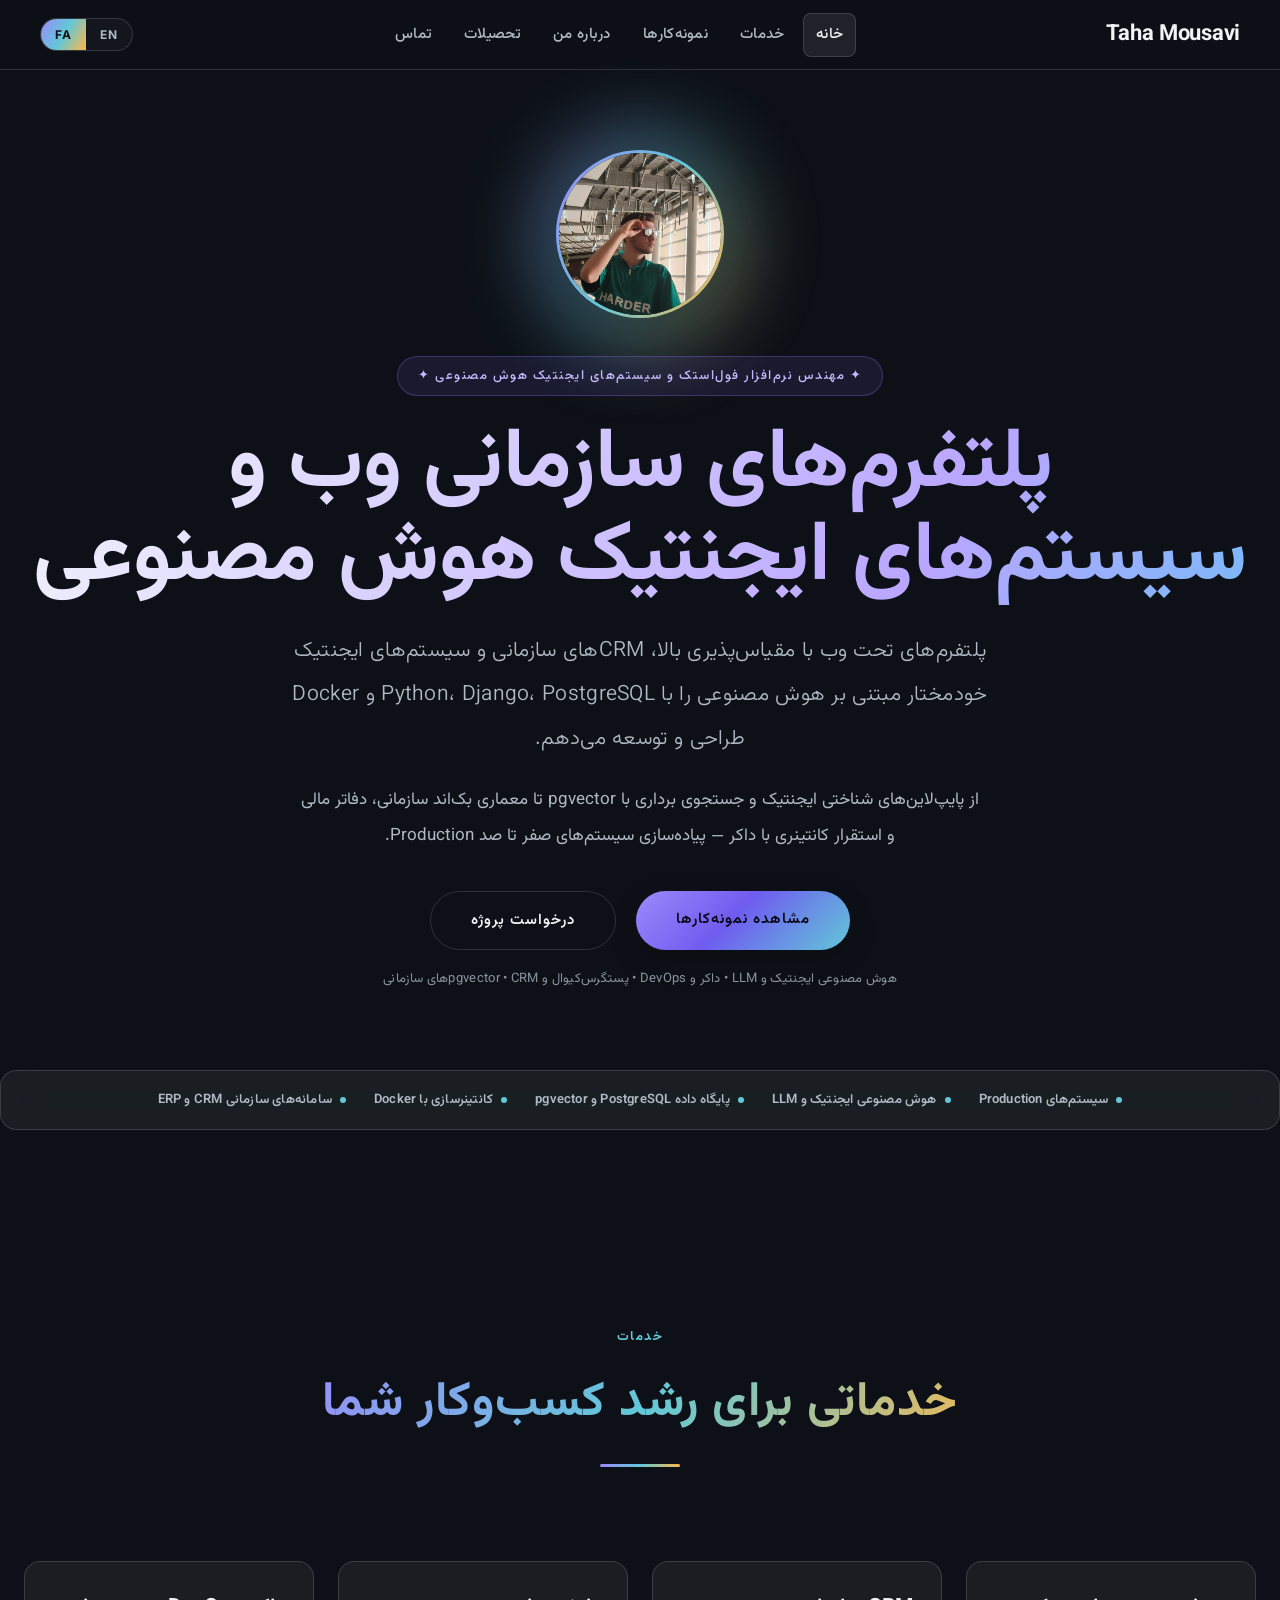
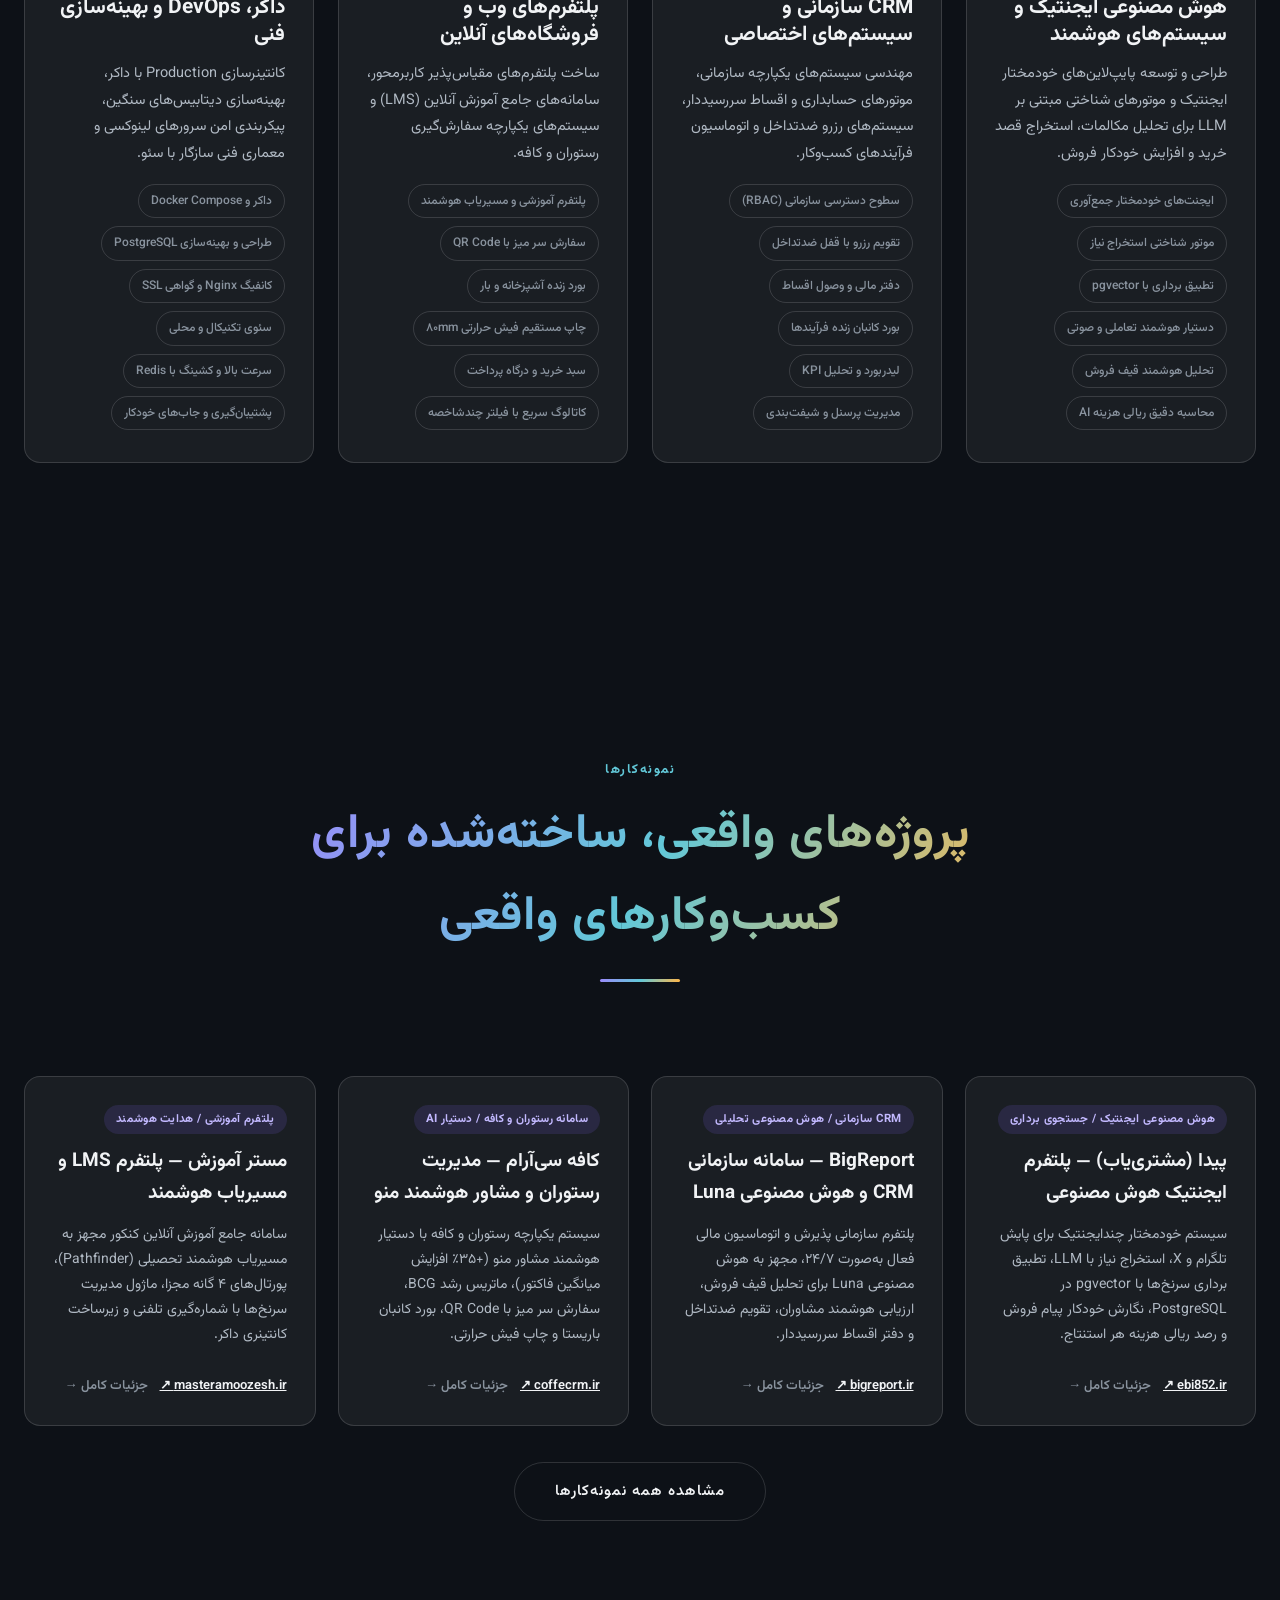
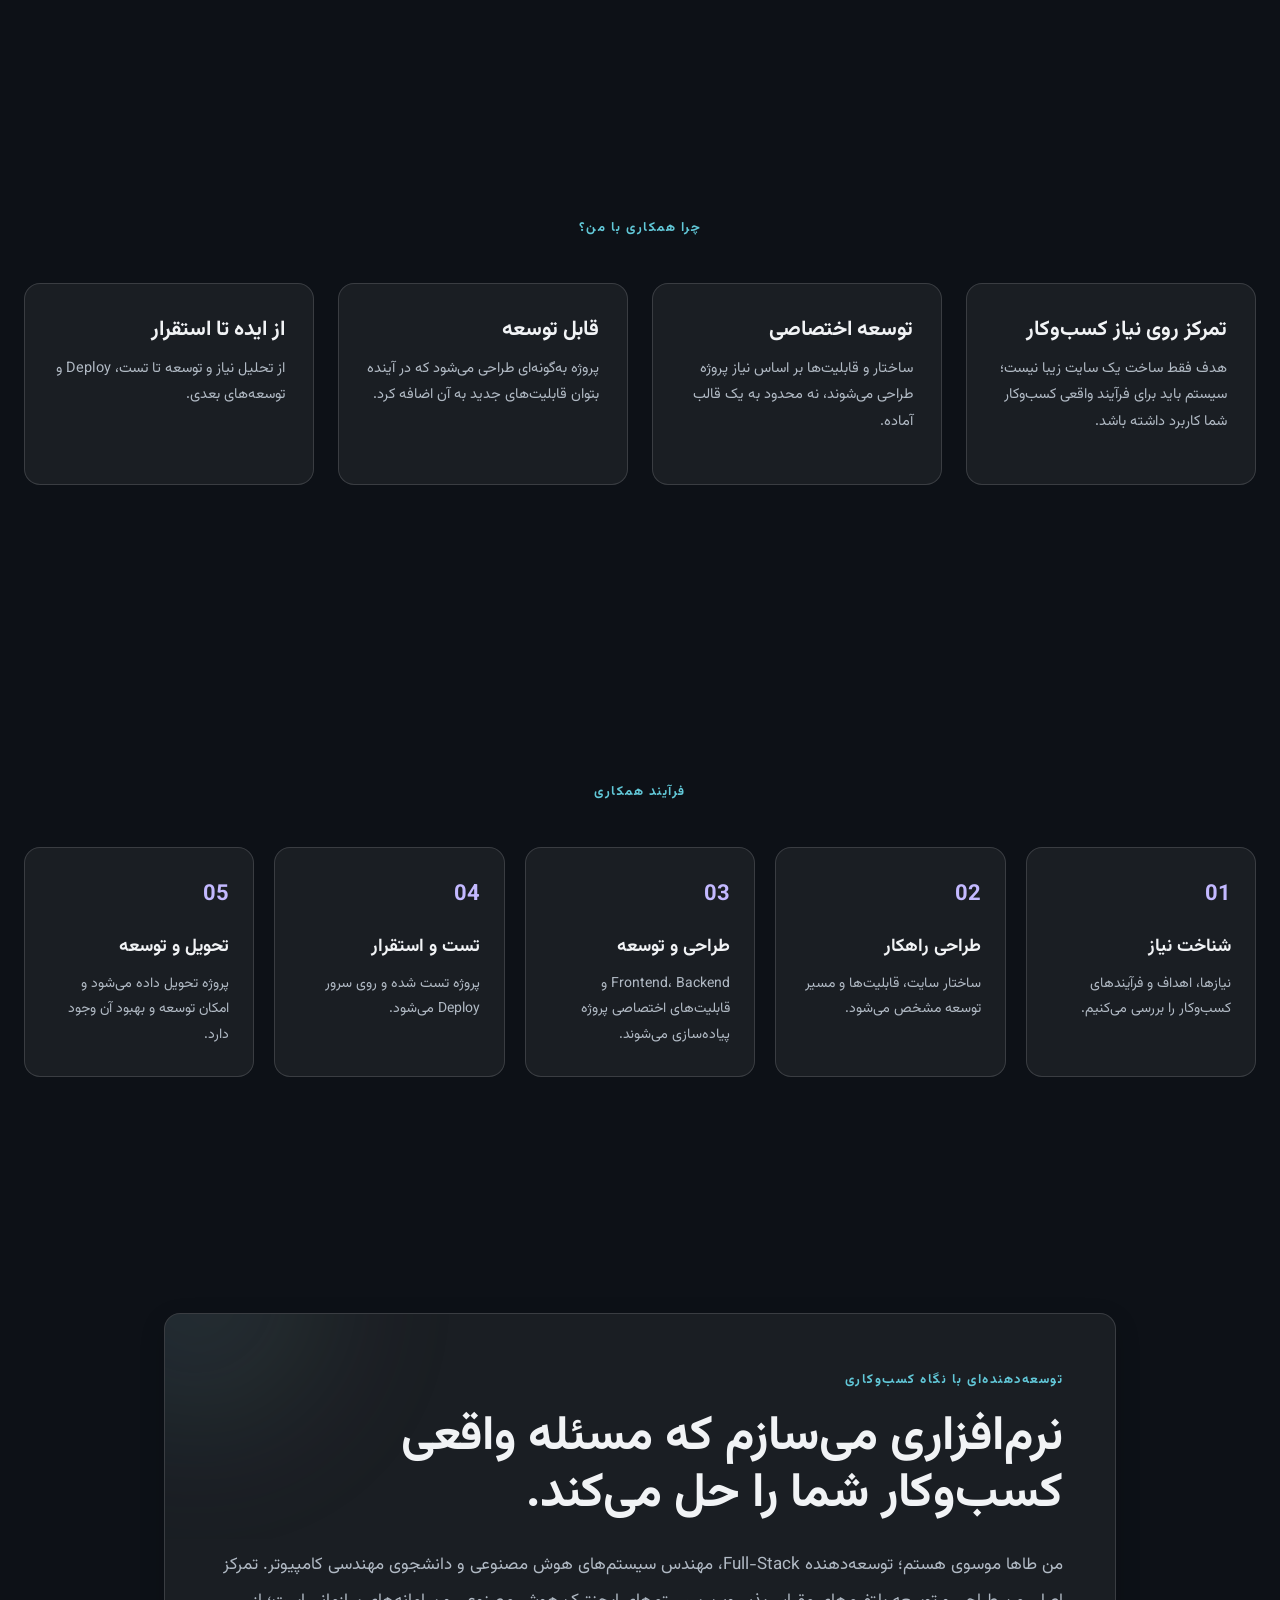
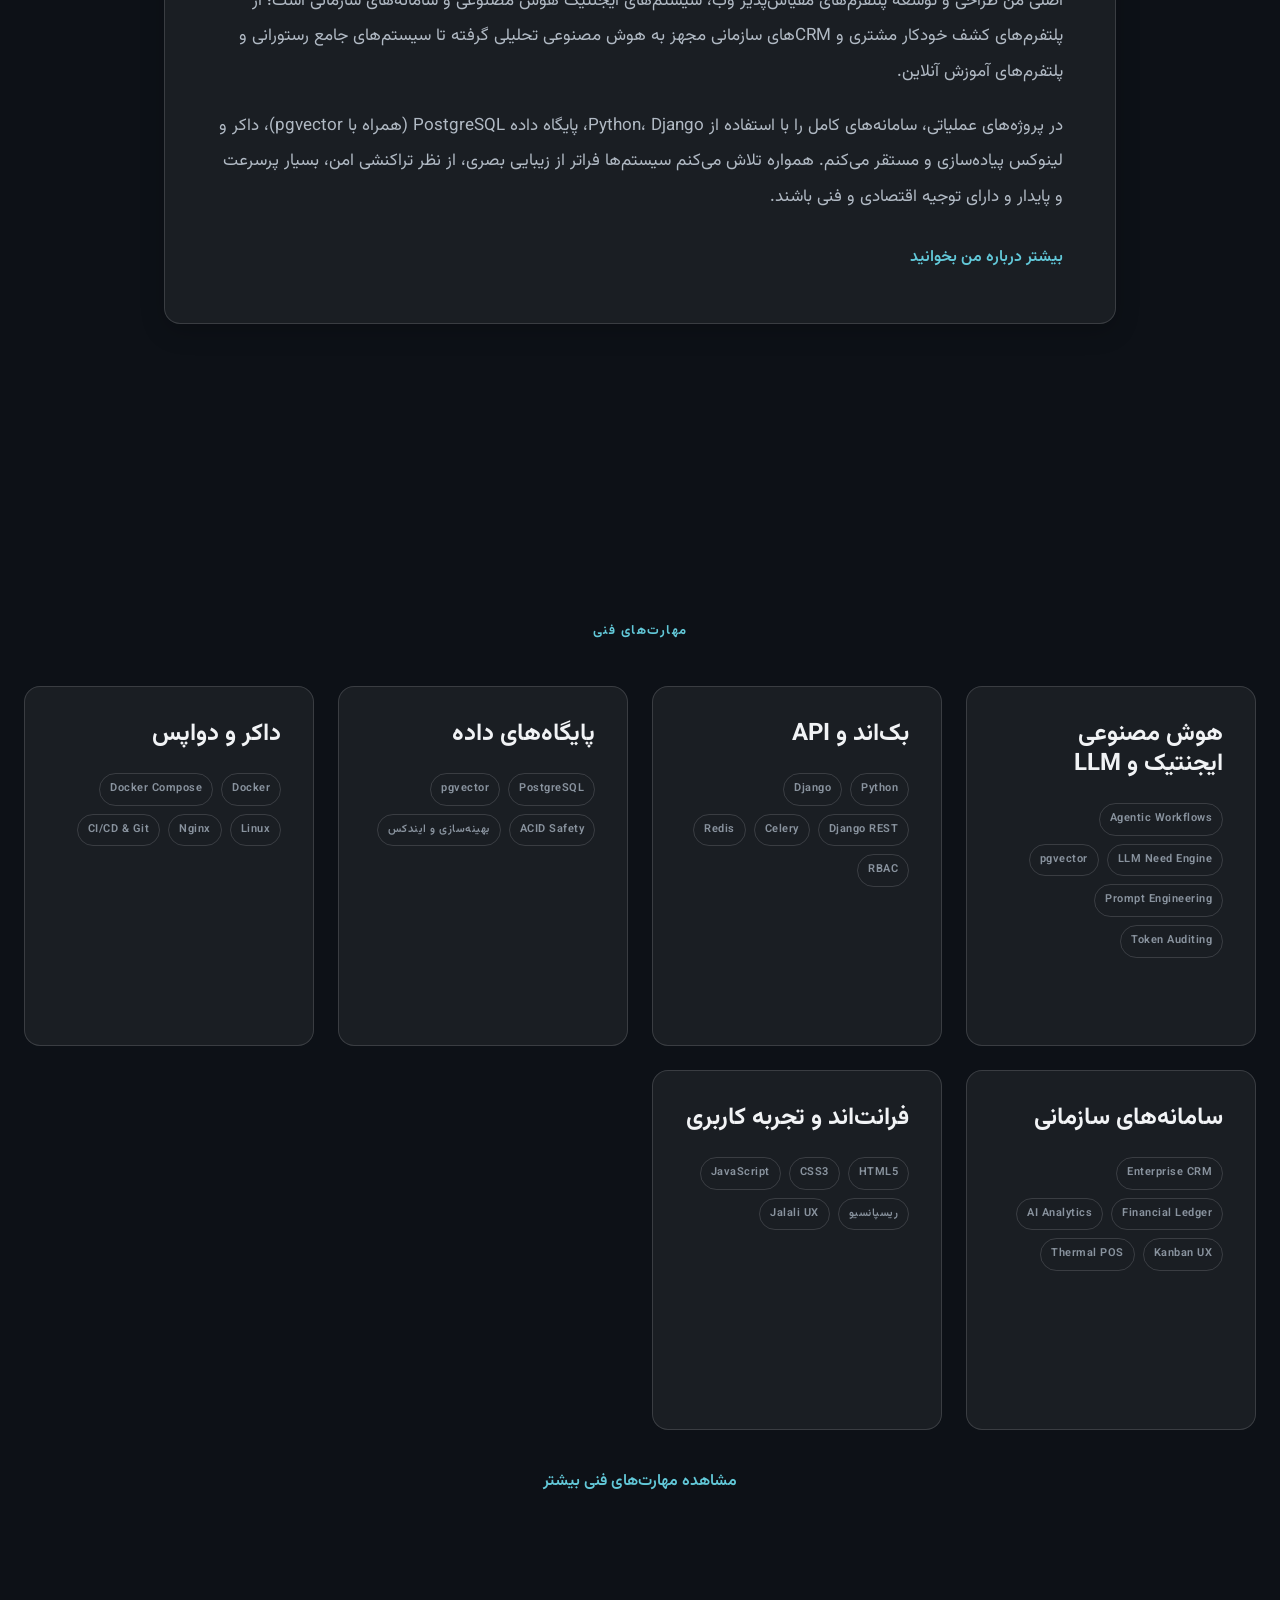
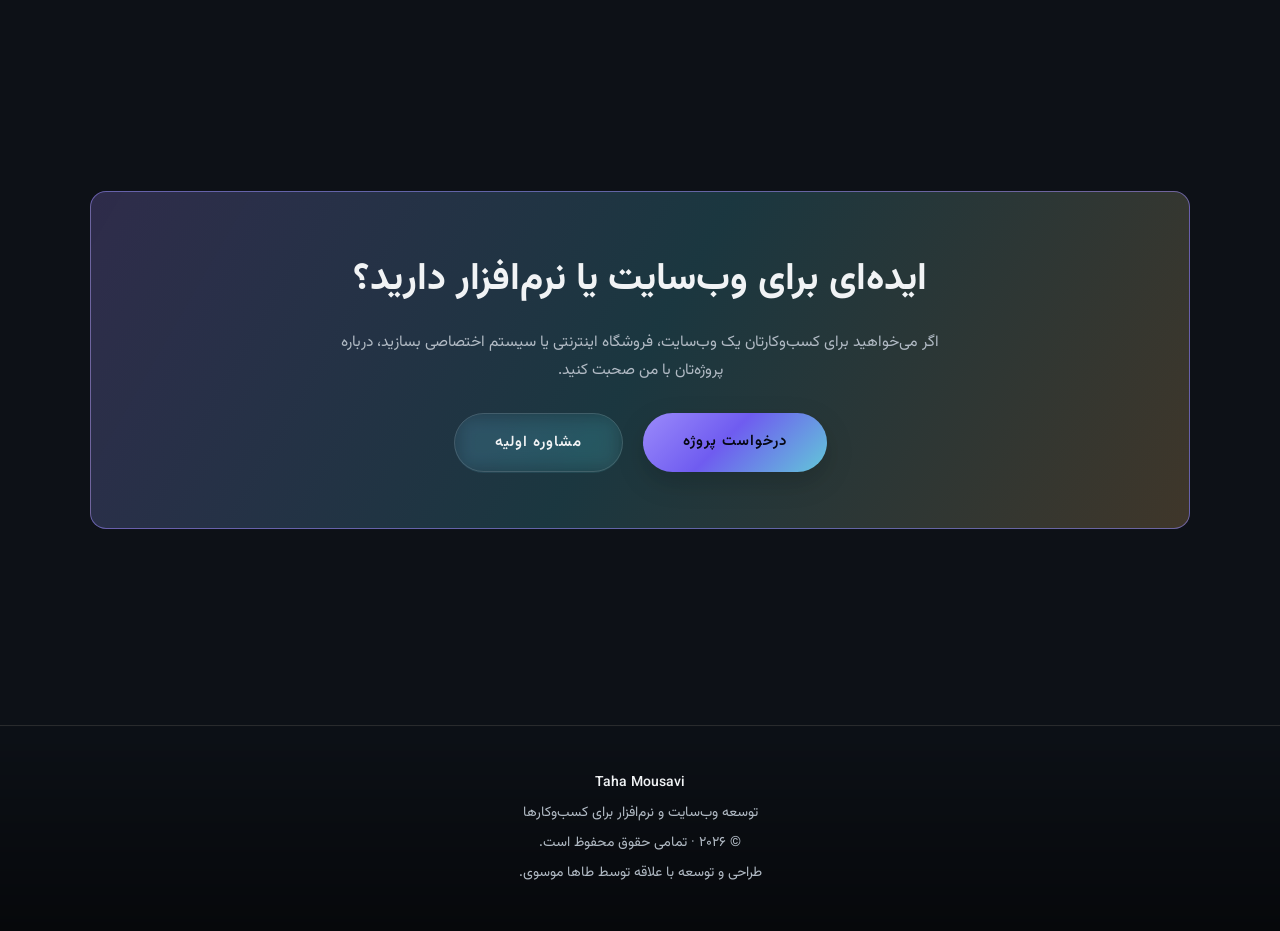
<file: index.html>
<!DOCTYPE html>
<html lang="en" dir="ltr">

<head>

  <meta charset="UTF-8">

  <meta name="viewport" content="width=device-width, initial-scale=1.0">

  <title
    data-en="Taha Mousavi | Full-Stack & Agentic AI Software Engineer"
    data-fa="طاها موسوی | توسعه‌دهنده فول‌استک و سیستم‌های مبتنی بر هوش مصنوعی">

    طاها موسوی | توسعه‌دهنده فول‌استک و سیستم‌های مبتنی بر هوش مصنوعی

  </title>

  <meta
    name="description"
    data-en="Taha Mousavi designs and builds high-scale web platforms, Agentic AI systems, enterprise CRMs, and custom business software with Python, Django, PostgreSQL, Docker, and JavaScript."
    data-fa="طراحی و مهندسی پلتفرم‌های مقیاس‌پذیر وب، سیستم‌های ایجنتیک هوش مصنوعی، CRMهای سازمانی و نرم‌افزارهای اختصاصی با Python، Django، PostgreSQL، Docker و JavaScript."
    content="طراحی و مهندسی پلتفرم‌های مقیاس‌پذیر وب، سیستم‌های ایجنتیک هوش مصنوعی، CRMهای سازمانی و نرم‌افزارهای اختصاصی با Python، Django، PostgreSQL، Docker و JavaScript.">

  <meta property="og:title" content="طاها موسوی | طراحی سایت و توسعه نرم‌افزار برای کسب‌وکارها">
  <meta property="og:description" content="سایت‌های فروشگاهی، شرکتی و سیستم‌های مدیریتی سریع، مدرن و قابل توسعه برای کسب‌وکارها.">
  <meta property="og:type" content="website">

  <link rel="stylesheet" href="navbar.css">

  <link rel="preconnect" href="https://fonts.googleapis.com">

  <link rel="preconnect"
        href="https://fonts.gstatic.com"
        crossorigin>

  <link
    href="https://fonts.googleapis.com/css2?family=Inter:wght@300;400;500;600;700;800&family=Playfair+Display:wght@400;600;700&family=Vazirmatn:wght@400;500;600;700&display=swap"
    rel="stylesheet">

</head>


<body>


<!-- ================= NAVBAR ================= -->

<div class="navbar">

  <span class="logo">
    Taha Mousavi
  </span>


  <ul>

    <li>
      <a
        href="index.html"
        class="active"
        data-en="Home"
        data-fa="خانه">

        خانه

      </a>
    </li>

    <li>
      <a href="index.html#services" data-en="Services" data-fa="خدمات">خدمات</a>
    </li>

    <li>
      <a href="index.html#projects" data-en="Projects" data-fa="نمونه‌کارها">نمونه‌کارها</a>
    </li>


    <li>
      <a
        href="about.html"
        data-en="About"
        data-fa="درباره من">

        درباره من

      </a>
    </li>


    <li>
      <a
        href="education.html"
        data-en="Education"
        data-fa="تحصیلات">

        تحصیلات

      </a>
    </li>


    <li>
      <a
        href="contact.html"
        data-en="Contact"
        data-fa="تماس">

        تماس

      </a>
    </li>

  </ul>


  <div class="navbar-controls">


    <div
      class="lang-toggle"
      role="group"
      aria-label="Language">

      <button
        type="button"
        data-lang="en">

        EN

      </button>


      <button
        type="button"
        data-lang="fa">

        FA

      </button>

    </div>


    <button
      class="hamburger"
      aria-label="Toggle menu"
      aria-expanded="false">

      <span></span>

      <span></span>

      <span></span>

    </button>

  </div>

</div>


<!-- ================= HERO ================= -->

<section class="hero">


  <div class="hero-photo">

    <img
      src="myphoto.jpeg"
      alt="Taha Mousavi">

  </div>


  <span
    class="hero-badge"
    data-en="✦ Full-Stack &amp; Agentic AI Software Engineer ✦"
    data-fa="✦ مهندس نرم‌افزار فول‌استک و سیستم‌های ایجنتیک هوش مصنوعی ✦">

    ✦ مهندس نرم‌افزار فول‌استک و سیستم‌های ایجنتیک هوش مصنوعی ✦

  </span>


  <h1
    class="hero-title"
    data-en="Enterprise Web Platforms &amp; Agentic AI Systems"
    data-fa="پلتفرم‌های سازمانی وب و سیستم‌های ایجنتیک هوش مصنوعی">

    پلتفرم‌های سازمانی وب و سیستم‌های ایجنتیک هوش مصنوعی

  </h1>


  <p
    class="hero-subtitle"
    data-en="I engineer high-performance web platforms, enterprise CRMs, and autonomous Agentic AI systems with Python, Django, PostgreSQL, and Docker."
    data-fa="پلتفرم‌های تحت وب با مقیاس‌پذیری بالا، CRMهای سازمانی و سیستم‌های ایجنتیک خودمختار مبتنی بر هوش مصنوعی را با Python، Django، PostgreSQL و Docker طراحی و توسعه می‌دهم.">

    پلتفرم‌های تحت وب با مقیاس‌پذیری بالا، CRMهای سازمانی و سیستم‌های ایجنتیک خودمختار مبتنی بر هوش مصنوعی را با Python، Django، PostgreSQL و Docker طراحی و توسعه می‌دهم.

  </p>


  <p
    class="hero-intro"
    data-en="From Agentic workflows and pgvector semantic search to enterprise backends, financial ledgers, and containerized Docker deployments — delivering end-to-end production systems."

    data-fa="از پایپ‌لاین‌های شناختی ایجنتیک و جستجوی برداری با pgvector تا معماری بک‌اند سازمانی، دفاتر مالی و استقرار کانتینری با داکر — پیاده‌سازی سیستم‌های صفر تا صد Production.">

    از پایپ‌لاین‌های شناختی ایجنتیک و جستجوی برداری با pgvector تا معماری بک‌اند سازمانی، دفاتر مالی و استقرار کانتینری با داکر — پیاده‌سازی سیستم‌های صفر تا صد Production.

  </p>


  <div class="hero-cta">


    <a
      href="index.html#projects"
      class="btn-primary"
      data-en="View My Work"
      data-fa="مشاهده نمونه‌کارها">

      مشاهده نمونه‌کارها

    </a>


    <a
      href="contact.html"
      class="btn-secondary"
      data-en="Start a Project"
      data-fa="درخواست پروژه">

      درخواست پروژه

    </a>

  </div>

  <p style="margin-top:18px; color: var(--ink-muted); font-size: 13px; letter-spacing: 0.3px;"
     data-en="Agentic AI &amp; LLMs • Docker &amp; DevOps • PostgreSQL &amp; pgvector • Enterprise CRMs"
     data-fa="هوش مصنوعی ایجنتیک و LLM • داکر و DevOps • پستگرس‌کیوال و pgvector • CRMهای سازمانی">
     هوش مصنوعی ایجنتیک و LLM • داکر و DevOps • پستگرس‌کیوال و pgvector • CRMهای سازمانی
  </p>


</section>


<!-- ================= TRUST STRIP ================= -->

<div class="trust-strip">
  <span data-en="Production Systems" data-fa="سیستم‌های Production">سیستم‌های Production</span>
  <span data-en="Agentic AI &amp; LLMs" data-fa="هوش مصنوعی ایجنتیک و LLM">هوش مصنوعی ایجنتیک و LLM</span>
  <span data-en="PostgreSQL &amp; pgvector" data-fa="پایگاه داده PostgreSQL و pgvector">پایگاه داده PostgreSQL و pgvector</span>
  <span data-en="Docker &amp; Containerization" data-fa="کانتینرسازی با Docker">کانتینرسازی با Docker</span>
  <span data-en="Enterprise CRMs &amp; ERP" data-fa="سامانه‌های سازمانی CRM و ERP">سامانه‌های سازمانی CRM و ERP</span>
</div>


<!-- ================= SERVICES ================= -->

<section class="expertise-section section-shell" id="services" style="margin-top:96px;">

  <div class="section-head">
    <span class="section-kicker" data-en="What I Offer" data-fa="خدمات">خدمات</span>
    <h2 class="h2txt" data-en="Services for growing businesses" data-fa="خدماتی برای رشد کسب‌وکار شما">خدماتی برای رشد کسب‌وکار شما</h2>
  </div>

  <div class="services-grid">

    <article class="service-card">
      <h3 data-en="Agentic AI &amp; Intelligent Systems" data-fa="هوش مصنوعی ایجنتیک و سیستم‌های هوشمند">هوش مصنوعی ایجنتیک و سیستم‌های هوشمند</h3>
      <p data-en="Designing autonomous AI pipelines and LLM-powered cognitive engines that analyze unstructured communication, extract intent, and automate conversions."
         data-fa="طراحی و توسعه پایپ‌لاین‌های خودمختار ایجنتیک و موتورهای شناختی مبتنی بر LLM برای تحلیل مکالمات، استخراج قصد خرید و افزایش خودکار فروش.">
         طراحی و توسعه پایپ‌لاین‌های خودمختار ایجنتیک و موتورهای شناختی مبتنی بر LLM برای تحلیل مکالمات، استخراج قصد خرید و افزایش خودکار فروش.
      </p>
      <ul class="service-features">
        <li data-en="Autonomous AI Crawlers" data-fa="ایجنت‌های خودمختار جمع‌آوری">ایجنت‌های خودمختار جمع‌آوری</li>
        <li data-en="LLM Need Engine &amp; Intent" data-fa="موتور شناختی استخراج نیاز">موتور شناختی استخراج نیاز</li>
        <li data-en="PostgreSQL &amp; pgvector" data-fa="تطبیق برداری با pgvector">تطبیق برداری با pgvector</li>
        <li data-en="Conversational Menu Advisors" data-fa="دستیار هوشمند تعاملی و صوتی">دستیار هوشمند تعاملی و صوتی</li>
        <li data-en="AI Funnel Analytics" data-fa="تحلیل هوشمند قیف فروش">تحلیل هوشمند قیف فروش</li>
        <li data-en="Real-Time Token Auditing" data-fa="محاسبه دقیق ریالی هزینه AI">محاسبه دقیق ریالی هزینه AI</li>
      </ul>
    </article>

    <article class="service-card">
      <h3 data-en="Enterprise CRM &amp; Business Systems" data-fa="CRM سازمانی و سیستم‌های اختصاصی">CRM سازمانی و سیستم‌های اختصاصی</h3>
      <p data-en="Engineering mission-critical enterprise back-offices, financial ledger engines, scheduling systems, and automated operational pipelines."
         data-fa="مهندسی سیستم‌های یکپارچه سازمانی، موتورهای حسابداری و اقساط سررسیددار، سیستم‌های رزرو ضدتداخل و اتوماسیون فرآیندهای کسب‌وکار.">
         مهندسی سیستم‌های یکپارچه سازمانی، موتورهای حسابداری و اقساط سررسیددار، سیستم‌های رزرو ضدتداخل و اتوماسیون فرآیندهای کسب‌وکار.
      </p>
      <ul class="service-features">
        <li data-en="Multi-Tier RBAC Portals" data-fa="سطوح دسترسی سازمانی (RBAC)">سطوح دسترسی سازمانی (RBAC)</li>
        <li data-en="Transaction-Safe Scheduling" data-fa="تقویم رزرو با قفل ضدتداخل">تقویم رزرو با قفل ضدتداخل</li>
        <li data-en="Financial Ledgers &amp; Debts" data-fa="دفتر مالی و وصول اقساط">دفتر مالی و وصول اقساط</li>
        <li data-en="Interactive Kanban UX" data-fa="بورد کانبان زنده فرآیندها">بورد کانبان زنده فرآیندها</li>
        <li data-en="KPI Analytics &amp; Reports" data-fa="لیدربورد و تحلیل KPI">لیدربورد و تحلیل KPI</li>
        <li data-en="Staff &amp; Payroll Management" data-fa="مدیریت پرسنل و شیفت‌بندی">مدیریت پرسنل و شیفت‌بندی</li>
      </ul>
    </article>

    <article class="service-card">
      <h3 data-en="Web Platforms &amp; Online Stores" data-fa="پلتفرم‌های وب و فروشگاه‌های آنلاین">پلتفرم‌های وب و فروشگاه‌های آنلاین</h3>
      <p data-en="Building scalable customer-facing web platforms, educational LMS ecosystems, and omnichannel restaurant ordering systems."
         data-fa="ساخت پلتفرم‌های مقیاس‌پذیر کاربرمحور، سامانه‌های جامع آموزش آنلاین (LMS) و سیستم‌های یکپارچه سفارش‌گیری رستوران و کافه.">
         ساخت پلتفرم‌های مقیاس‌پذیر کاربرمحور، سامانه‌های جامع آموزش آنلاین (LMS) و سیستم‌های یکپارچه سفارش‌گیری رستوران و کافه.
      </p>
      <ul class="service-features">
        <li data-en="LMS &amp; Learning Pathfinder" data-fa="پلتفرم آموزشی و مسیریاب هوشمند">پلتفرم آموزشی و مسیریاب هوشمند</li>
        <li data-en="QR Table Ordering" data-fa="سفارش سر میز با QR Code">سفارش سر میز با QR Code</li>
        <li data-en="Barista &amp; Kitchen Kanban" data-fa="بورد زنده آشپزخانه و بار">بورد زنده آشپزخانه و بار</li>
        <li data-en="ESC/POS Thermal Printing" data-fa="چاپ مستقیم فیش حرارتی ۸۰mm">چاپ مستقیم فیش حرارتی ۸۰mm</li>
        <li data-en="E-Commerce &amp; Cart Flows" data-fa="سبد خرید و درگاه پرداخت">سبد خرید و درگاه پرداخت</li>
        <li data-en="Dynamic Product Showcase" data-fa="کاتالوگ سریع با فیلتر چندشاخصه">کاتالوگ سریع با فیلتر چندشاخصه</li>
      </ul>
    </article>

    <article class="service-card">
      <h3 data-en="Docker, DevOps &amp; SEO" data-fa="داکر، DevOps و بهینه‌سازی فنی">داکر، DevOps و بهینه‌سازی فنی</h3>
      <p data-en="Production containerization, database optimization, high-security server configurations, and performance-driven SEO architectures."
         data-fa="کانتینرسازی Production با داکر، بهینه‌سازی دیتابیس‌های سنگین، پیکربندی امن سرورهای لینوکسی و معماری فنی سازگار با سئو.">
         کانتینرسازی Production با داکر، بهینه‌سازی دیتابیس‌های سنگین، پیکربندی امن سرورهای لینوکسی و معماری فنی سازگار با سئو.
      </p>
      <ul class="service-features">
        <li data-en="Docker &amp; Docker Compose" data-fa="داکر و Docker Compose">داکر و Docker Compose</li>
        <li data-en="PostgreSQL Optimization" data-fa="طراحی و بهینه‌سازی PostgreSQL">طراحی و بهینه‌سازی PostgreSQL</li>
        <li data-en="Nginx Reverse Proxy &amp; SSL" data-fa="کانفیگ Nginx و گواهی SSL">کانفیگ Nginx و گواهی SSL</li>
        <li data-en="Technical &amp; Local SEO" data-fa="سئوی تکنیکال و محلی">سئوی تکنیکال و محلی</li>
        <li data-en="High Performance &amp; Caching" data-fa="سرعت بالا و کشینگ با Redis">سرعت بالا و کشینگ با Redis</li>
        <li data-en="Automated Cron &amp; Backups" data-fa="پشتیبان‌گیری و جاب‌های خودکار">پشتیبان‌گیری و جاب‌های خودکار</li>
      </ul>
    </article>

  </div>

</section>


<!-- ================= FEATURED PROJECTS (teaser) ================= -->

<section class="expertise-section section-shell" id="projects" style="margin-top:96px;">

  <div class="section-head">
    <span class="section-kicker" data-en="Selected Work" data-fa="نمونه‌کارها">نمونه‌کارها</span>
    <h2 class="h2txt" data-en="Real projects, built for real businesses" data-fa="پروژه‌های واقعی، ساخته‌شده برای کسب‌وکارهای واقعی">پروژه‌های واقعی، ساخته‌شده برای کسب‌وکارهای واقعی</h2>
  </div>

  <div class="project-teaser-grid">

    <article class="project-teaser-card">
      <span class="project-teaser-category" data-en="Agentic AI / Vector Search" data-fa="هوش مصنوعی ایجنتیک / جستجوی برداری">هوش مصنوعی ایجنتیک / جستجوی برداری</span>
      <h3 data-en="Peyda (Moshtari-Yab) — Agentic AI Platform" data-fa="پیدا (مشتری‌یاب) — پلتفرم ایجنتیک هوش مصنوعی">پیدا (مشتری‌یاب) — پلتفرم ایجنتیک هوش مصنوعی</h3>
      <p data-en="Autonomous multi-agent system monitoring Telegram and X to extract buyer intent with LLMs, match leads via PostgreSQL pgvector, draft sales responses, and audit inference costs in Tomans."
         data-fa="سیستم خودمختار چندایجنتیک برای پایش تلگرام و X، استخراج نیاز با LLM، تطبیق برداری سرنخ‌ها با pgvector در PostgreSQL، نگارش خودکار پیام فروش و رصد ریالی هزینه هر استنتاج.">
         سیستم خودمختار چندایجنتیک برای پایش تلگرام و X، استخراج نیاز با LLM، تطبیق برداری سرنخ‌ها با pgvector در PostgreSQL، نگارش خودکار پیام فروش و رصد ریالی هزینه هر استنتاج.
      </p>
      <div style="margin-top:14px; display:flex; gap:12px; font-size:13px; font-weight:600;">
        <a href="https://ebi852.ir" target="_blank" rel="noopener noreferrer" style="color:var(--brand-primary); text-decoration:underline;">ebi852.ir ↗</a>
        <a href="portfolio.html" style="color:var(--ink-muted); text-decoration:none;" data-en="Details →" data-fa="جزئیات کامل →">جزئیات کامل →</a>
      </div>
    </article>

    <article class="project-teaser-card">
      <span class="project-teaser-category" data-en="Enterprise CRM / AI Intelligence" data-fa="CRM سازمانی / هوش مصنوعی تحلیلی">CRM سازمانی / هوش مصنوعی تحلیلی</span>
      <h3 data-en="BigReport — Enterprise CRM &amp; AI Analytics" data-fa="BigReport — سامانه سازمانی CRM و هوش مصنوعی Luna">BigReport — سامانه سازمانی CRM و هوش مصنوعی Luna</h3>
      <p data-en="Production admissions and financial ERP operating 24/7, featuring Luna AI sales funnel coaching, automated consultant scoring, double-booking prevention, and installment ledger."
         data-fa="پلتفرم سازمانی پذیرش و اتوماسیون مالی فعال به‌صورت ۲۴/۷، مجهز به هوش مصنوعی Luna برای تحلیل قیف فروش، ارزیابی هوشمند مشاوران، تقویم ضدتداخل و دفتر اقساط سررسیددار.">
         پلتفرم سازمانی پذیرش و اتوماسیون مالی فعال به‌صورت ۲۴/۷، مجهز به هوش مصنوعی Luna برای تحلیل قیف فروش، ارزیابی هوشمند مشاوران، تقویم ضدتداخل و دفتر اقساط سررسیددار.
      </p>
      <div style="margin-top:14px; display:flex; gap:12px; font-size:13px; font-weight:600;">
        <a href="https://bigreport.ir" target="_blank" rel="noopener noreferrer" style="color:var(--brand-primary); text-decoration:underline;">bigreport.ir ↗</a>
        <a href="portfolio.html" style="color:var(--ink-muted); text-decoration:none;" data-en="Details →" data-fa="جزئیات کامل →">جزئیات کامل →</a>
      </div>
    </article>

    <article class="project-teaser-card">
      <span class="project-teaser-category" data-en="Smart Hospitality / AI Advisor" data-fa="سامانه رستوران و کافه / دستیار AI">سامانه رستوران و کافه / دستیار AI</span>
      <h3 data-en="CafeCRM — Restaurant Management &amp; AI Advisor" data-fa="کافه سی‌آر‌ام — مدیریت رستوران و مشاور هوشمند منو">کافه سی‌آر‌ام — مدیریت رستوران و مشاور هوشمند منو</h3>
      <p data-en="Integrated food &amp; hospitality platform with conversational AI menu advisor (+35% AOV), BCG growth matrix, QR table ordering, Barista Kanban, and 80mm thermal ESC/POS printing."
         data-fa="سیستم یکپارچه رستوران و کافه با دستیار هوشمند مشاور منو (+۳۵٪ افزایش میانگین فاکتور)، ماتریس رشد BCG، سفارش سر میز با QR Code، بورد کانبان باریستا و چاپ فیش حرارتی.">
         سیستم یکپارچه رستوران و کافه با دستیار هوشمند مشاور منو (+۳۵٪ افزایش میانگین فاکتور)، ماتریس رشد BCG، سفارش سر میز با QR Code، بورد کانبان باریستا و چاپ فیش حرارتی.
      </p>
      <div style="margin-top:14px; display:flex; gap:12px; font-size:13px; font-weight:600;">
        <a href="https://coffecrm.ir" target="_blank" rel="noopener noreferrer" style="color:var(--brand-primary); text-decoration:underline;">coffecrm.ir ↗</a>
        <a href="portfolio.html" style="color:var(--ink-muted); text-decoration:none;" data-en="Details →" data-fa="جزئیات کامل →">جزئیات کامل →</a>
      </div>
    </article>

    <article class="project-teaser-card">
      <span class="project-teaser-category" data-en="EdTech / Smart Guidance" data-fa="پلتفرم آموزشی / هدایت هوشمند">پلتفرم آموزشی / هدایت هوشمند</span>
      <h3 data-en="Mr Amouzesh — LMS &amp; Smart Pathfinder" data-fa="مستر آموزش — پلتفرم LMS و مسیریاب هوشمند">مستر آموزش — پلتفرم LMS و مسیریاب هوشمند</h3>
      <p data-en="Comprehensive Iranian Konkur e-learning platform featuring an intelligent diagnostic learning Pathfinder, multi-tier RBAC portals, leads dialing module, and Docker deployment."
         data-fa="سامانه جامع آموزش آنلاین کنکور مجهز به مسیریاب هوشمند تحصیلی (Pathfinder)، پورتال‌های ۴ گانه مجزا، ماژول مدیریت سرنخ‌ها با شماره‌گیری تلفنی و زیرساخت کانتینری داکر.">
         سامانه جامع آموزش آنلاین کنکور مجهز به مسیریاب هوشمند تحصیلی (Pathfinder)، پورتال‌های ۴ گانه مجزا، ماژول مدیریت سرنخ‌ها با شماره‌گیری تلفنی و زیرساخت کانتینری داکر.
      </p>
      <div style="margin-top:14px; display:flex; gap:12px; font-size:13px; font-weight:600;">
        <a href="https://masteramoozesh.ir" target="_blank" rel="noopener noreferrer" style="color:var(--brand-primary); text-decoration:underline;">masteramoozesh.ir ↗</a>
        <a href="portfolio.html" style="color:var(--ink-muted); text-decoration:none;" data-en="Details →" data-fa="جزئیات کامل →">جزئیات کامل →</a>
      </div>
    </article>

  </div>

  <p class="teaser-more-link">
    <a href="portfolio.html" class="btn-secondary" data-en="View All Projects" data-fa="مشاهده همه نمونه‌کارها">مشاهده همه نمونه‌کارها</a>
  </p>

</section>


<!-- ================= WHY WORK WITH ME ================= -->

<section class="expertise-section section-shell" style="margin-top:96px;">

  <div class="section-head">
    <span class="section-kicker" data-en="Why Work With Me" data-fa="چرا همکاری با من؟">چرا همکاری با من؟</span>
  </div>

  <div class="why-grid">

    <article class="why-card">
      <h3 data-en="Focused on Business Needs" data-fa="تمرکز روی نیاز کسب‌وکار">تمرکز روی نیاز کسب‌وکار</h3>
      <p data-en="The goal isn't just a beautiful website; the system has to serve your real business process."
         data-fa="هدف فقط ساخت یک سایت زیبا نیست؛ سیستم باید برای فرآیند واقعی کسب‌وکار شما کاربرد داشته باشد.">
         هدف فقط ساخت یک سایت زیبا نیست؛ سیستم باید برای فرآیند واقعی کسب‌وکار شما کاربرد داشته باشد.
      </p>
    </article>

    <article class="why-card">
      <h3 data-en="Custom Development" data-fa="توسعه اختصاصی">توسعه اختصاصی</h3>
      <p data-en="Structure and features are designed around your project's needs, not limited to a ready-made template."
         data-fa="ساختار و قابلیت‌ها بر اساس نیاز پروژه طراحی می‌شوند، نه محدود به یک قالب آماده.">
         ساختار و قابلیت‌ها بر اساس نیاز پروژه طراحی می‌شوند، نه محدود به یک قالب آماده.
      </p>
    </article>

    <article class="why-card">
      <h3 data-en="Built to Scale" data-fa="قابل توسعه">قابل توسعه</h3>
      <p data-en="The project is designed so new capabilities can be added to it in the future."
         data-fa="پروژه به‌گونه‌ای طراحی می‌شود که در آینده بتوان قابلیت‌های جدید به آن اضافه کرد.">
         پروژه به‌گونه‌ای طراحی می‌شود که در آینده بتوان قابلیت‌های جدید به آن اضافه کرد.
      </p>
    </article>

    <article class="why-card">
      <h3 data-en="From Idea to Deployment" data-fa="از ایده تا استقرار">از ایده تا استقرار</h3>
      <p data-en="From requirements analysis and development to testing, deployment, and future improvements."
         data-fa="از تحلیل نیاز و توسعه تا تست، Deploy و توسعه‌های بعدی.">
         از تحلیل نیاز و توسعه تا تست، Deploy و توسعه‌های بعدی.
      </p>
    </article>

  </div>

</section>


<!-- ================= PROCESS ================= -->

<section class="expertise-section section-shell" style="margin-top:96px;">

  <div class="section-head">
    <span class="section-kicker" data-en="How We'll Work Together" data-fa="فرآیند همکاری">فرآیند همکاری</span>
  </div>

  <div class="process-grid">

    <div class="process-step">
      <span class="process-number">01</span>
      <h3 data-en="Understanding Your Needs" data-fa="شناخت نیاز">شناخت نیاز</h3>
      <p data-en="We review your needs, goals, and business processes." data-fa="نیازها، اهداف و فرآیندهای کسب‌وکار را بررسی می‌کنیم.">نیازها، اهداف و فرآیندهای کسب‌وکار را بررسی می‌کنیم.</p>
    </div>

    <div class="process-step">
      <span class="process-number">02</span>
      <h3 data-en="Designing the Solution" data-fa="طراحی راهکار">طراحی راهکار</h3>
      <p data-en="Site structure, features, and the development path are defined." data-fa="ساختار سایت، قابلیت‌ها و مسیر توسعه مشخص می‌شود.">ساختار سایت، قابلیت‌ها و مسیر توسعه مشخص می‌شود.</p>
    </div>

    <div class="process-step">
      <span class="process-number">03</span>
      <h3 data-en="Design & Development" data-fa="طراحی و توسعه">طراحی و توسعه</h3>
      <p data-en="Frontend, Backend, and the project's custom features are implemented." data-fa="Frontend، Backend و قابلیت‌های اختصاصی پروژه پیاده‌سازی می‌شوند.">Frontend، Backend و قابلیت‌های اختصاصی پروژه پیاده‌سازی می‌شوند.</p>
    </div>

    <div class="process-step">
      <span class="process-number">04</span>
      <h3 data-en="Testing & Deployment" data-fa="تست و استقرار">تست و استقرار</h3>
      <p data-en="The project is tested and deployed to the server." data-fa="پروژه تست شده و روی سرور Deploy می‌شود.">پروژه تست شده و روی سرور Deploy می‌شود.</p>
    </div>

    <div class="process-step">
      <span class="process-number">05</span>
      <h3 data-en="Delivery & Growth" data-fa="تحویل و توسعه">تحویل و توسعه</h3>
      <p data-en="The project is delivered, with room to extend and improve it further." data-fa="پروژه تحویل داده می‌شود و امکان توسعه و بهبود آن وجود دارد.">پروژه تحویل داده می‌شود و امکان توسعه و بهبود آن وجود دارد.</p>
    </div>

  </div>

</section>


<!-- ================= ABOUT (teaser) ================= -->

<section class="profile-section" style="margin-top:96px;">


  <div class="profile-content">


    <span
      class="section-kicker"
      data-en="A developer who thinks in business outcomes"
      data-fa="توسعه‌دهنده‌ای با نگاه کسب‌وکاری">

      توسعه‌دهنده‌ای با نگاه کسب‌وکاری

    </span>


    <h2
      class="profile-title"
      data-en="I build software that solves real business problems."

      data-fa="نرم‌افزاری می‌سازم که مسئله واقعی کسب‌وکار شما را حل می‌کند.">

      نرم‌افزاری می‌سازم که مسئله واقعی کسب‌وکار شما را حل می‌کند.

    </h2>


    <p
      class="profile-text"
      data-en="I'm Taha Mousavi, a Full-Stack Software Engineer and Computer Engineering student. My primary focus is architecting production web platforms, Agentic AI systems, and enterprise back-offices — including autonomous customer discovery engines, educational CRMs with AI analytics, restaurant management platforms, and e-learning ecosystems."

      data-fa="من طاها موسوی هستم؛ توسعه‌دهنده Full-Stack، مهندس سیستم‌های هوش مصنوعی و دانشجوی مهندسی کامپیوتر. تمرکز اصلی من طراحی و توسعه پلتفرم‌های مقیاس‌پذیر وب، سیستم‌های ایجنتیک هوش مصنوعی و سامانه‌های سازمانی است؛ از پلتفرم‌های کشف خودکار مشتری و CRMهای سازمانی مجهز به هوش مصنوعی تحلیلی گرفته تا سیستم‌های جامع رستورانی و پلتفرم‌های آموزش آنلاین.">

      من طاها موسوی هستم؛ توسعه‌دهنده Full-Stack، مهندس سیستم‌های هوش مصنوعی و دانشجوی مهندسی کامپیوتر. تمرکز اصلی من طراحی و توسعه پلتفرم‌های مقیاس‌پذیر وب، سیستم‌های ایجنتیک هوش مصنوعی و سامانه‌های سازمانی است؛ از پلتفرم‌های کشف خودکار مشتری و CRMهای سازمانی مجهز به هوش مصنوعی تحلیلی گرفته تا سیستم‌های جامع رستورانی و پلتفرم‌های آموزش آنلاین.

    </p>


    <p
      class="profile-text"
      data-en="I engineer end-to-end production systems using Python, Django, PostgreSQL (with pgvector), Docker, and Linux. I build systems that are not just visually compelling, but transaction-safe, highly available, secure, and architected for business growth."

      data-fa="در پروژه‌های عملیاتی، سامانه‌های کامل را با استفاده از Python، Django، پایگاه داده PostgreSQL (همراه با pgvector)، داکر و لینوکس پیاده‌سازی و مستقر می‌کنم. همواره تلاش می‌کنم سیستم‌ها فراتر از زیبایی بصری، از نظر تراکنشی امن، بسیار پرسرعت و پایدار و دارای توجیه اقتصادی و فنی باشند.">

      در پروژه‌های عملیاتی، سامانه‌های کامل را با استفاده از Python، Django، پایگاه داده PostgreSQL (همراه با pgvector)، داکر و لینوکس پیاده‌سازی و مستقر می‌کنم. همواره تلاش می‌کنم سیستم‌ها فراتر از زیبایی بصری، از نظر تراکنشی امن، بسیار پرسرعت و پایدار و دارای توجیه اقتصادی و فنی باشند.

    </p>


    <a
      href="about.html"
      class="text-link"
      data-en="More about me"
      data-fa="بیشتر درباره من بخوانید">

      بیشتر درباره من بخوانید

    </a>


  </div>


</section>


<!-- ================= TECHNICAL SKILLS (grouped) ================= -->

<section class="expertise-section section-shell" style="margin-top:96px;">

  <div class="section-head">
    <span class="section-kicker" data-en="Technical Skills" data-fa="مهارت‌های فنی">مهارت‌های فنی</span>
  </div>

  <div class="expertise-grid">

    <article class="expertise-card">
      <h3 data-en="Agentic AI &amp; LLMs" data-fa="هوش مصنوعی ایجنتیک و LLM">هوش مصنوعی ایجنتیک و LLM</h3>
      <div class="tech-tags">
        <span>Agentic Workflows</span>
        <span>LLM Need Engine</span>
        <span>pgvector</span>
        <span>Prompt Engineering</span>
        <span>Token Auditing</span>
      </div>
    </article>

    <article class="expertise-card">
      <h3 data-en="Backend &amp; APIs" data-fa="بک‌اند و API">بک‌اند و API</h3>
      <div class="tech-tags">
        <span>Python</span>
        <span>Django</span>
        <span>Django REST</span>
        <span>Celery</span>
        <span>Redis</span>
        <span>RBAC</span>
      </div>
    </article>

    <article class="expertise-card">
      <h3 data-en="Databases" data-fa="پایگاه‌های داده">پایگاه‌های داده</h3>
      <div class="tech-tags">
        <span>PostgreSQL</span>
        <span>pgvector</span>
        <span>ACID Safety</span>
        <span data-en="Indexing &amp; Optimization" data-fa="بهینه‌سازی و ایندکس">بهینه‌سازی و ایندکس</span>
      </div>
    </article>

    <article class="expertise-card">
      <h3 data-en="DevOps &amp; Cloud" data-fa="داکر و دواپس">داکر و دواپس</h3>
      <div class="tech-tags">
        <span>Docker</span>
        <span>Docker Compose</span>
        <span>Linux</span>
        <span>Nginx</span>
        <span>CI/CD &amp; Git</span>
      </div>
    </article>

    <article class="expertise-card">
      <h3 data-en="Business &amp; ERP" data-fa="سامانه‌های سازمانی">سامانه‌های سازمانی</h3>
      <div class="tech-tags">
        <span>Enterprise CRM</span>
        <span>Financial Ledger</span>
        <span>AI Analytics</span>
        <span>Kanban UX</span>
        <span>Thermal POS</span>
      </div>
    </article>

    <article class="expertise-card">
      <h3 data-en="Frontend &amp; UX" data-fa="فرانت‌اند و تجربه کاربری">فرانت‌اند و تجربه کاربری</h3>
      <div class="tech-tags">
        <span>HTML5</span>
        <span>CSS3</span>
        <span>JavaScript</span>
        <span data-en="Responsive UI" data-fa="ریسپانسیو">ریسپانسیو</span>
        <span>Jalali UX</span>
      </div>
    </article>

  </div>

  <p style="text-align:center; margin-top:28px;">
    <a href="about.html#skills-more" class="text-link" data-en="See additional technical skills" data-fa="مشاهده مهارت‌های فنی بیشتر">مشاهده مهارت‌های فنی بیشتر</a>
  </p>

</section>


<!-- ================= CTA ================= -->

<section class="section-shell" style="margin-top:96px;">
  <div class="cta-band">
    <h2 data-en="Have an idea for a website or software?" data-fa="ایده‌ای برای وب‌سایت یا نرم‌افزار دارید؟">ایده‌ای برای وب‌سایت یا نرم‌افزار دارید؟</h2>
    <p data-en="If you want to build a website, online store, or custom system for your business, let's talk about your project."
       data-fa="اگر می‌خواهید برای کسب‌وکارتان یک وب‌سایت، فروشگاه اینترنتی یا سیستم اختصاصی بسازید، درباره پروژه‌تان با من صحبت کنید.">
       اگر می‌خواهید برای کسب‌وکارتان یک وب‌سایت، فروشگاه اینترنتی یا سیستم اختصاصی بسازید، درباره پروژه‌تان با من صحبت کنید.
    </p>
    <div class="hero-cta">
      <a href="contact.html" class="btn-primary" data-en="Start a Project" data-fa="درخواست پروژه">درخواست پروژه</a>
      <a href="contact.html" class="btn-secondary" data-en="Initial Consultation" data-fa="مشاوره اولیه">مشاوره اولیه</a>
    </div>
  </div>
</section>


<!-- ================= FOOTER ================= -->

<footer class="site-footer" style="margin-top:96px;">


  <p>
    Taha Mousavi
  </p>

  <p data-en="Web & Business Software Development" data-fa="توسعه وب‌سایت و نرم‌افزار برای کسب‌وکارها">توسعه وب‌سایت و نرم‌افزار برای کسب‌وکارها</p>


  <p
    data-en="© 2026 · All rights reserved."
    data-fa="© ۲۰۲۶ · تمامی حقوق محفوظ است.">

    © ۲۰۲۶ · تمامی حقوق محفوظ است.

  </p>


  <p
    data-en="Designed & developed with passion by Taha Mousavi."
    data-fa="طراحی و توسعه با علاقه توسط طاها موسوی.">

    طراحی و توسعه با علاقه توسط طاها موسوی.

  </p>


</footer>


<script src="Lang.JS" defer></script>


</body>

</html>
</file>
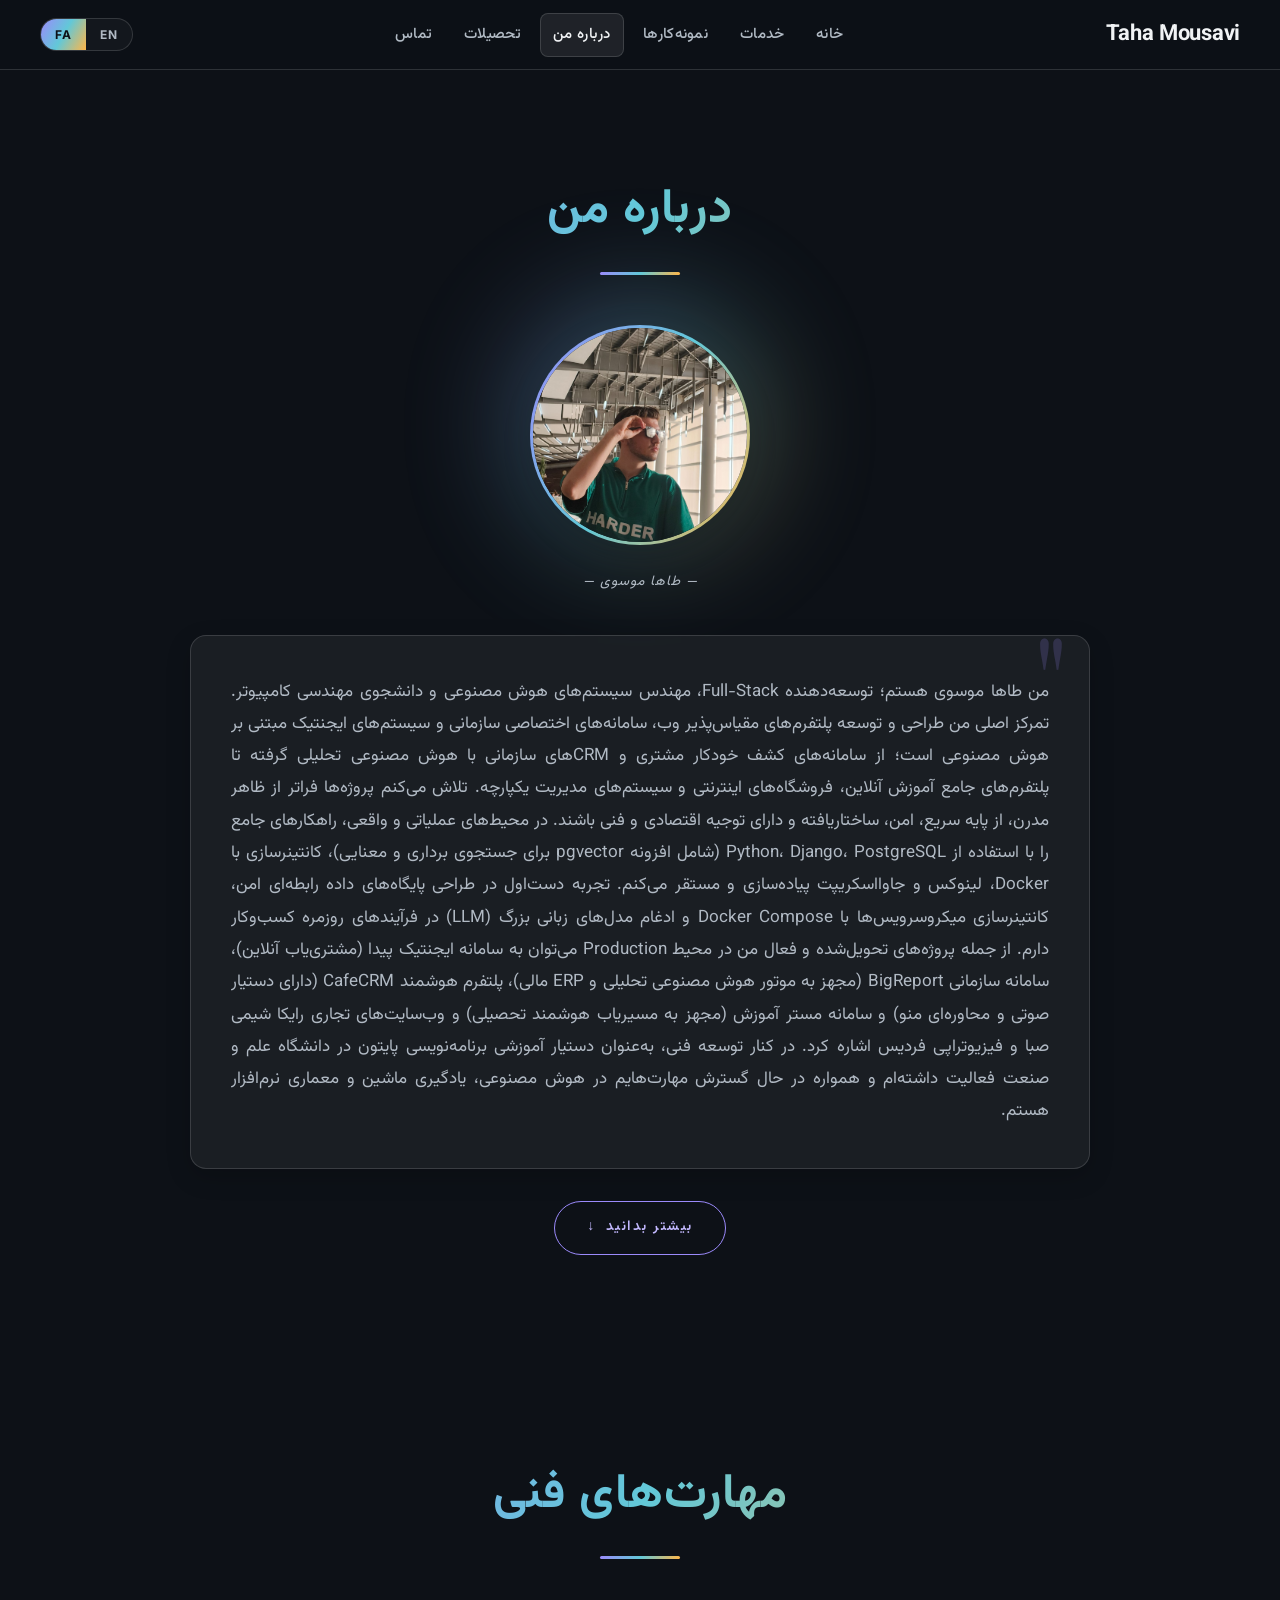
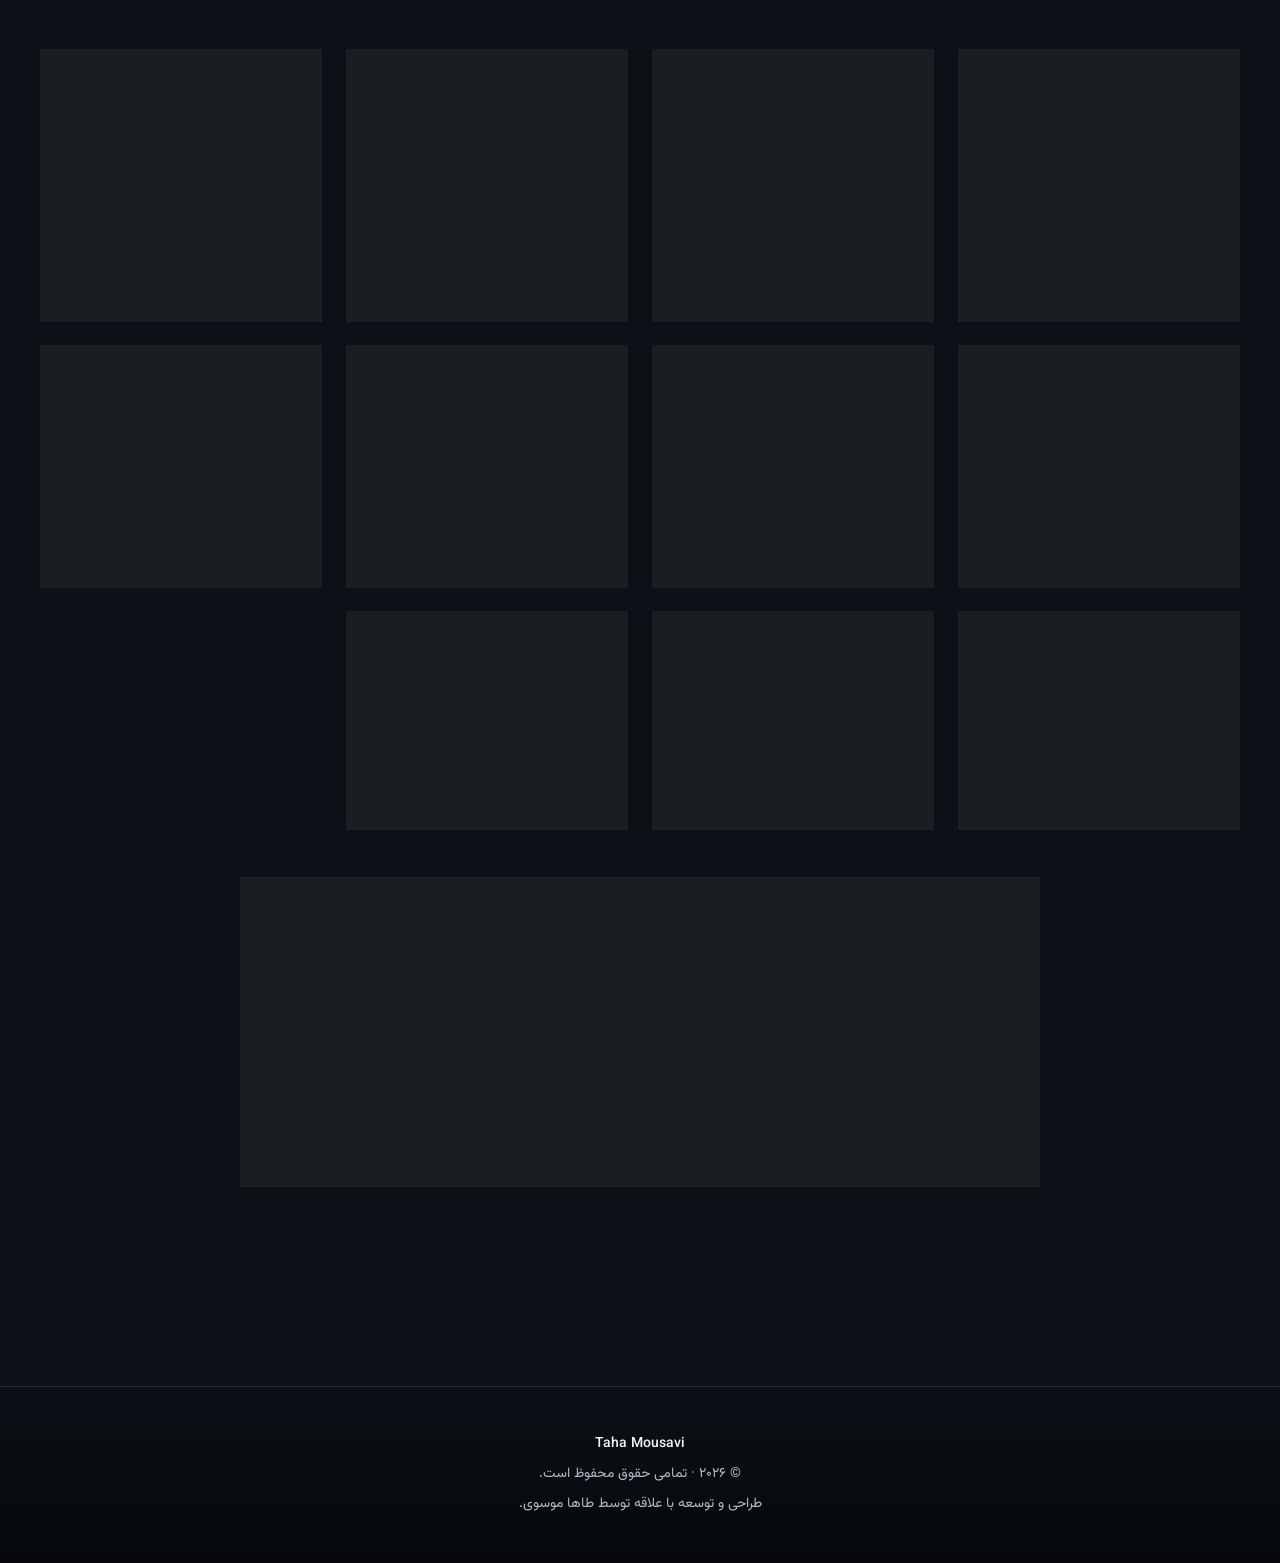
<file: about.html>
<!DOCTYPE html>
<html lang="en" dir="ltr">
<head>
  <meta charset="UTF-8">
  <meta name="viewport" content="width=device-width, initial-scale=1.0">

  <title data-en="About Me | Taha Mousavi"
         data-fa="درباره من | طاها موسوی">
    درباره من | طاها موسوی
  </title>

  <meta name="description"
        data-en="Taha Mousavi is a Full-Stack developer focused on building websites and custom software for businesses."
        data-fa="طاها موسوی توسعه‌دهنده Full-Stack با تمرکز بر ساخت وب‌سایت و نرم‌افزار اختصاصی برای کسب‌وکارهاست."
        content="طاها موسوی توسعه‌دهنده Full-Stack با تمرکز بر ساخت وب‌سایت و نرم‌افزار اختصاصی برای کسب‌وکارهاست.">

  <link rel="stylesheet" href="navbar.css">

  <link rel="preconnect" href="https://fonts.googleapis.com">
  <link rel="preconnect" href="https://fonts.gstatic.com" crossorigin>

  <link href="https://fonts.googleapis.com/css2?family=Inter:wght@300;400;500;600;700&family=Playfair+Display:wght@400;600;700&family=Vazirmatn:wght@400;500;600;700&display=swap"
        rel="stylesheet">
</head>

<body>

<div class="navbar">

  <span class="logo">Taha Mousavi</span>

  <ul>
    <li>
      <a href="index.html"
         data-en="Home"
         data-fa="خانه">
        خانه
      </a>
    </li>

    <li>
      <a href="index.html#services" data-en="Services" data-fa="خدمات">خدمات</a>
    </li>

    <li>
      <a href="portfolio.html"
         data-en="Projects"
         data-fa="نمونه‌کارها">
        نمونه‌کارها
      </a>
    </li>

    <li>
      <a href="about.html"
         class="active"
         data-en="About"
         data-fa="درباره من">
        درباره من
      </a>
    </li>

    <li>
      <a href="education.html"
         data-en="Education"
         data-fa="تحصیلات">
        تحصیلات
      </a>
    </li>

    <li>
      <a href="contact.html"
         data-en="Contact"
         data-fa="تماس">
        تماس
      </a>
    </li>
  </ul>

  <div class="navbar-controls">

    <div class="lang-toggle" role="group" aria-label="Language">
      <button type="button"
              data-lang="en">
        EN
      </button>

      <button type="button"
              data-lang="fa"
              class="is-active">
        FA
      </button>
    </div>

    <button class="hamburger"
            aria-label="Toggle menu"
            aria-expanded="false">

      <span></span>
      <span></span>
      <span></span>

    </button>

  </div>

</div>


<section class="about-section">

  <h2 class="h2txt"
      data-en="About Me"
      data-fa="درباره من">
    درباره من
  </h2>


  <figure class="image-box">

    <img src="myphoto.jpeg"
         alt="Taha Mousavi">

    <figcaption
      data-en="— Taha Mousavi —"
      data-fa="— طاها موسوی —">

      — طاها موسوی —

    </figcaption>

  </figure>


  <p class="text-about"

     data-en="I'm Taha Mousavi, a Full-Stack developer, AI engineer, and Computer Engineering student.

My main focus is engineering robust web platforms, custom business software, and agentic AI systems — from intelligent customer-discovery platforms and enterprise CRMs to online learning management systems, high-converting stores, and booking platforms.

I make sure software isn't just visually engaging, but fundamentally resilient, fast, scalable, and secure. In production systems, I architect end-to-end solutions using Python, Django, PostgreSQL (including pgvector for semantic search), Docker, Linux, and modern JavaScript. I have hands-on experience containerizing multi-service architectures, designing ACID-compliant database schemas, and integrating Large Language Models (LLMs) into live business workflows.

My delivered production projects include Peyda (an agentic customer-discovery AI platform), BigReport (a production CRM & financial ERP with AI analytics), CafeCRM (a restaurant platform with a conversational AI menu advisor), and Mr Amouzesh (a comprehensive LMS with an AI learning pathfinder), alongside commercial brand websites such as Rayka Shimi Saba and Physio Fardis.

Alongside engineering, I served as a Teaching Assistant for Python Programming at IUST, and I continuously advance in distributed systems, machine learning, and autonomous agent architectures."

     data-fa="من طاها موسوی هستم؛ توسعه‌دهنده Full-Stack، مهندس سیستم‌های هوش مصنوعی و دانشجوی مهندسی کامپیوتر.

تمرکز اصلی من طراحی و توسعه پلتفرم‌های مقیاس‌پذیر وب، سامانه‌های اختصاصی سازمانی و سیستم‌های ایجنتیک مبتنی بر هوش مصنوعی است؛ از سامانه‌های کشف خودکار مشتری و CRMهای سازمانی با هوش مصنوعی تحلیلی گرفته تا پلتفرم‌های جامع آموزش آنلاین، فروشگاه‌های اینترنتی و سیستم‌های مدیریت یکپارچه.

تلاش می‌کنم پروژه‌ها فراتر از ظاهر مدرن، از پایه سریع، امن، ساختاریافته و دارای توجیه اقتصادی و فنی باشند. در محیط‌های عملیاتی و واقعی، راهکارهای جامع را با استفاده از Python، Django، PostgreSQL (شامل افزونه pgvector برای جستجوی برداری و معنایی)، کانتینرسازی با Docker، لینوکس و جاوااسکریپت پیاده‌سازی و مستقر می‌کنم. تجربه دست‌اول در طراحی پایگاه‌های داده رابطه‌ای امن، کانتینرسازی میکروسرویس‌ها با Docker Compose و ادغام مدل‌های زبانی بزرگ (LLM) در فرآیندهای روزمره کسب‌وکار دارم.

از جمله پروژه‌های تحویل‌شده و فعال من در محیط Production می‌توان به سامانه ایجنتیک پیدا (مشتری‌یاب آنلاین)، سامانه سازمانی BigReport (مجهز به موتور هوش مصنوعی تحلیلی و ERP مالی)، پلتفرم هوشمند CafeCRM (دارای دستیار صوتی و محاوره‌ای منو) و سامانه مستر آموزش (مجهز به مسیریاب هوشمند تحصیلی) و وب‌سایت‌های تجاری رایکا شیمی صبا و فیزیوتراپی فردیس اشاره کرد.

در کنار توسعه فنی، به‌عنوان دستیار آموزشی برنامه‌نویسی پایتون در دانشگاه علم و صنعت فعالیت داشته‌ام و همواره در حال گسترش مهارت‌هایم در هوش مصنوعی، یادگیری ماشین و معماری نرم‌افزار هستم.">

    من طاها موسوی هستم؛ توسعه‌دهنده Full-Stack، مهندس سیستم‌های هوش مصنوعی و دانشجوی مهندسی کامپیوتر.

    تمرکز اصلی من طراحی و توسعه پلتفرم‌های مقیاس‌پذیر وب، سامانه‌های اختصاصی سازمانی و سیستم‌های ایجنتیک مبتنی بر هوش مصنوعی است؛ از سامانه‌های کشف خودکار مشتری و CRMهای سازمانی با هوش مصنوعی تحلیلی گرفته تا پلتفرم‌های جامع آموزش آنلاین، فروشگاه‌های اینترنتی و سیستم‌های مدیریت یکپارچه.

    تلاش می‌کنم پروژه‌ها فراتر از ظاهر مدرن، از پایه سریع، امن، ساختاریافته و دارای توجیه اقتصادی و فنی باشند. در محیط‌های عملیاتی و واقعی، راهکارهای جامع را با استفاده از Python، Django، PostgreSQL (شامل افزونه pgvector برای جستجوی برداری و معنایی)، کانتینرسازی با Docker، لینوکس و جاوااسکریپت پیاده‌سازی و مستقر می‌کنم. تجربه دست‌اول در طراحی پایگاه‌های داده رابطه‌ای امن، کانتینرسازی میکروسرویس‌ها با Docker Compose و ادغام مدل‌های زبانی بزرگ (LLM) در فرآیندهای روزمره کسب‌وکار دارم.

    از جمله پروژه‌های تحویل‌شده و فعال من در محیط Production می‌توان به سامانه ایجنتیک پیدا (مشتری‌یاب آنلاین)، سامانه سازمانی BigReport (مجهز به موتور هوش مصنوعی تحلیلی و ERP مالی)، پلتفرم هوشمند CafeCRM (دارای دستیار صوتی و محاوره‌ای منو) و سامانه مستر آموزش (مجهز به مسیریاب هوشمند تحصیلی) و وب‌سایت‌های تجاری رایکا شیمی صبا و فیزیوتراپی فردیس اشاره کرد.

    در کنار توسعه فنی، به‌عنوان دستیار آموزشی برنامه‌نویسی پایتون در دانشگاه علم و صنعت فعالیت داشته‌ام و همواره در حال گسترش مهارت‌هایم در هوش مصنوعی، یادگیری ماشین و معماری نرم‌افزار هستم.

  </p>


  <a href="#skills-more"
     class="more-btn"
     data-en="Explore More"
     data-fa="بیشتر بدانید">

    بیشتر بدانید

  </a>

</section>


<section id="skills-more">

  <h2 class="h2txt"
      data-en="Technical Skills"
      data-fa="مهارت‌های فنی">

    مهارت‌های فنی

  </h2>


  <ul class="skills-list">

    <li>
      Docker &amp; DevOps
      <div class="skill-details"
           data-en="Production containerization, Docker Compose multi-service orchestration, multi-stage builds, Nginx reverse proxies, Linux server tuning, and automated deployment pipelines. Example: deployed Moshtari-Yab, CafeCRM, and Mr Amouzesh via isolated Docker stacks."
           data-fa="کانتینرسازی Production، ارکستراسیون سرویس‌ها با Docker Compose، ساخت ایمیج‌های چندمرحله‌ای، راه‌اندازی ریورس پروکسی Nginx، پیکربندی سرورهای لینوکس و پایپ‌لاین‌های استقرار پایدار. نمونه: استقرار سامانه‌های مشتری‌یاب، کافه سی‌آر‌ام و مستر آموزش در استک‌های مجزای داکر.">
        Production containerization, Docker Compose multi-service orchestration, multi-stage builds, Nginx reverse proxies, Linux server tuning, and automated deployment pipelines. Example: deployed Moshtari-Yab, CafeCRM, and Mr Amouzesh via isolated Docker stacks.
      </div>
    </li>

    <li>
      PostgreSQL &amp; Vector Databases
      <div class="skill-details"
           data-en="Advanced relational modeling, ACID transaction safety, high-throughput indexing, automated backup routines, and semantic vector similarity search using pgvector. Example: engineered pgvector-based matching for Moshtari-Yab and financial ledgers in BigReport."
           data-fa="مدل‌سازی پیشرفته رابطه‌ای، تضمین تراکنش‌های ACID، ایندکس‌گذاری بهینه برای بارهای کاری سنگین، پشتیبان‌گیری خودکار و جستجوی شباهت برداری با افزونه pgvector. نمونه: طراحی هسته تطبیق برداری مشتری‌یاب و دفاتر مالی امن در BigReport.">
        Advanced relational modeling, ACID transaction safety, high-throughput indexing, automated backup routines, and semantic vector similarity search using pgvector. Example: engineered pgvector-based matching for Moshtari-Yab and financial ledgers in BigReport.
      </div>
    </li>

    <li>
      Agentic AI &amp; LLM Systems
      <div class="skill-details"
           data-en="Autonomous agent architectures, cognitive pipeline orchestration, intent extraction with LLMs (Need Engine), prompt engineering, RAG workflows, and real-time inference cost tracking in Tomans. Example: built agentic discovery in Moshtari-Yab and AI menu advisor in CafeCRM."
           data-fa="معماری سیستم‌های خودمختار ایجنتیک، خطوط لوله شناختی، استخراج هوشمند نیاز با مدل‌های زبانی (Need Engine)، پرامپت مهندسی، معماری RAG و محاسبه بلادرنگ هزینه توکن به تومان. نمونه: ساخت سیستم ایجنتیک مشتری‌یاب و مشاور منوی کافه سی‌آر‌ام.">
        Autonomous agent architectures, cognitive pipeline orchestration, intent extraction with LLMs (Need Engine), prompt engineering, RAG workflows, and real-time inference cost tracking in Tomans. Example: built agentic discovery in Moshtari-Yab and AI menu advisor in CafeCRM.
      </div>
    </li>

    <li>
      Python
      <div class="skill-details"
           data-en="Data science, machine learning, async programming, and enterprise backend engineering. Example: architected the self-adaptive trading system, Moshtari-Yab engine, and BigReport backend."
           data-fa="علم داده، یادگیری ماشین، برنامه‌نویسی ناهمگام و توسعه بک‌اند سازمانی. نمونه: ساخت سیستم معامله‌گری خودسازگار، موتور پردازش مشتری‌یاب و بک‌اند BigReport.">
        Data science, machine learning, async programming, and enterprise backend engineering. Example: architected the self-adaptive trading system, Moshtari-Yab engine, and BigReport backend.
      </div>
    </li>

    <li>
      Django &amp; REST APIs
      <div class="skill-details"
           data-en="Enterprise backends, multi-tenant architectures, RESTful API design, complex role-based access control (RBAC), and automated business logic. Example: built BigReport, CafeCRM, and Mr Amouzesh systems."
           data-fa="توسعه سیستم‌های بک‌اند سازمانی، معماری چندمستاجره، طراحی APIهای استاندارد RESTful، کنترل دسترسی چندسطحی مبتنی بر نقش (RBAC) و اتوماسیون منطق کسب‌وکار. نمونه: ساخت سامانه‌های BigReport، کافه سی‌آر‌ام و مستر آموزش.">
        Enterprise backends, multi-tenant architectures, RESTful API design, complex role-based access control (RBAC), and automated business logic. Example: built BigReport, CafeCRM, and Mr Amouzesh systems.
      </div>
    </li>

    <li>
      Data &amp; Machine Learning
      <div class="skill-details"
           data-en="NumPy, Pandas, Scikit-learn, Random Forest, time-series analysis, feature engineering, and predictive modeling. Example: trained recursive forecasting models on historical market datasets."
           data-fa="NumPy، Pandas، Scikit-learn، Random Forest، تحلیل سری‌های زمانی، مهندسی ویژگی و مدل‌سازی پیش‌بینانه. نمونه: آموزش مدل‌های رگرسیون بازگشتی بر روی داده‌های مالی تاریخی.">
        NumPy, Pandas, Scikit-learn, Random Forest, time-series analysis, feature engineering, and predictive modeling. Example: trained recursive forecasting models on historical market datasets.
      </div>
    </li>

    <li>
      HTML / CSS / JavaScript
      <div class="skill-details"
           data-en="Responsive, semantic, accessible, and high-performance user interfaces with RTL first-class support. Example: built Rayka Shimi Saba, Physio Fardis, and production CRM frontends."
           data-fa="رابط‌های کاربری ریسپانسیو، معنایی، سریع و منطبق با اصول دسترسی‌پذیری و پشتیبانی کامل از زبان‌های راست‌به‌چپ (RTL). نمونه: توسعه وب‌سایت‌های رایکا شیمی صبا، فیزیوتراپی فردیس و فرانت‌اند CRMها.">
        Responsive, semantic, accessible, and high-performance user interfaces with RTL first-class support. Example: built Rayka Shimi Saba, Physio Fardis, and production CRM frontends.
      </div>
    </li>

    <li>
      Linux &amp; Bash
      <div class="skill-details"
           data-en="Linux system administration, shell scripting, systemd service management, server hardening, and practical debugging. Example: maintain production environments and automated background relays."
           data-fa="مدیریت سیستم‌های لینوکسی، اسکریپت‌نویسی Bash، راه‌اندازی و مدیریت سرویس‌های systemd، امن‌سازی سرور و دیباگ عملیاتی در محیط Production.">
        Linux system administration, shell scripting, systemd service management, server hardening, and practical debugging. Example: maintain production environments and automated background relays.
      </div>
    </li>

    <li>
      Git &amp; GitHub
      <div class="skill-details"
           data-en="Git workflow, branching strategies, clear semantic commits, documentation, and continuous delivery across production repositories."
           data-fa="گردش‌کار حرفه‌ای Git، استراتژی‌های برنچینگ، کامیت‌های شفاف و معنایی، مستندسازی فنی و تحویل پیوسته در پروژه‌های عملیاتی.">
        Git workflow, branching strategies, clear semantic commits, documentation, and continuous delivery across production repositories.
      </div>
    </li>

    <li>
      SEO &amp; Performance
      <div class="skill-details"
           data-en="Technical SEO, structured data (JSON-LD), on-page optimization, local search visibility, and Core Web Vitals optimization. Example: optimized Physio Fardis for top local rankings."
           data-fa="سئوی فنی، داده‌های ساختاریافته (JSON-LD)، بهینه‌سازی داخلی، دیده‌شدن در جست‌وجوهای محلی و بهبود Core Web Vitals. نمونه: بهینه‌سازی فیزیوتراپی فردیس برای رتبه‌های اول جستجوی محلی.">
        Technical SEO, structured data (JSON-LD), on-page optimization, local search visibility, and Core Web Vitals optimization. Example: optimized Physio Fardis for top local rankings.
      </div>
    </li>

    <li>
      C++ &amp; C
      <div class="skill-details"
           data-en="Memory management, data structures, algorithms, computational geometry, and systems-level problem solving. Example: implemented real-time raycasting and algorithmic engines from scratch."
           data-fa="مدیریت حافظه، ساختمان داده، الگوریتم‌ها، هندسه محاسباتی و تفکر حل مسئله در سطح سیستم. نمونه: پیاده‌سازی موتور گرافیکی Raycaster و الگوریتم‌های محاسباتی از پایه.">
        Memory management, data structures, algorithms, computational geometry, and systems-level problem solving. Example: implemented real-time raycasting and algorithmic engines from scratch.
      </div>
    </li>

  </ul>


  <p

    style="max-width: 800px;
           margin: 3rem auto 0;
           text-align: justify;
           color: var(--ink-soft);
           font-size: 16px;
           line-height: 1.9;
           background: var(--card-bg);
           padding: 32px;
           border-radius: 16px;
           border: 1px solid var(--card-border);
           backdrop-filter: blur(20px);"

    data-en="I began my programming journey during high school with C++, building a solid algorithmic mindset, and subsequently mastered Python for backend systems and data science. At university, I built a rigorous foundation in algorithms, computer architecture, operating systems, and discrete mathematics, earning a 19/20 in Fundamentals of Programming and serving as a Teaching Assistant for the course.

Over the years, I transitioned from experimental and algorithmic projects to architecting large-scale, production-grade business systems. I specialize in developing full-stack platforms using Django, PostgreSQL, and Docker, with a dedicated focus on integrating cutting-edge Agentic AI and Large Language Models (LLMs) to automate business processes, discover customer opportunities, and unlock data-driven growth for real enterprises."

    data-fa="مسیر برنامه‌نویسی‌ام را در دوران دبیرستان با ++C و تفکر عمیق الگوریتمی آغاز کردم و سپس مهارت‌هایم را با زبان پایتون در زمینه سیستم‌های بک‌اند و علم داده گسترش دادم. در دانشگاه، پایه‌ای مستحکم در ساختمان داده، معماری کامپیوتر، سیستم‌های عامل و ریاضیات گسسته بنا نهادم؛ در درس مبانی برنامه‌نویسی نمره ۱۹ از ۲۰ کسب کردم و متعاقباً به‌عنوان دستیار آموزشی همان درس به انتقال دانش پرداختم.

طی سال‌های اخیر، تمرکز خود را از کارهای صرفاً الگوریتمی به مهندسی و استقرار سامانه‌های سازمانی بزرگ در مقیاس Production سوق داده‌ام. تخصص ویژه من در توسعه سیستم‌های Full-Stack بر پایه Django، PostgreSQL و Docker است و تمرکز فعلی‌ام بر ترکیب فناوری‌های پیشرفته هوش مصنوعی ایجنتیک و مدل‌های زبانی بزرگ (LLM) جهت خودکارسازی فرآیندهای تجاری، کشف فرصت‌های فروش و ایجاد رشد پایدار مبتنی بر داده برای کسب‌وکارهای واقعی قرار دارد.">

    I began my programming journey during high school with C++, building a solid algorithmic mindset, and subsequently mastered Python for backend systems and data science. At university, I built a rigorous foundation in algorithms, computer architecture, operating systems, and discrete mathematics, earning a 19/20 in Fundamentals of Programming and serving as a Teaching Assistant for the course.

    Over the years, I transitioned from experimental and algorithmic projects to architecting large-scale, production-grade business systems. I specialize in developing full-stack platforms using Django, PostgreSQL, and Docker, with a dedicated focus on integrating cutting-edge Agentic AI and Large Language Models (LLMs) to automate business processes, discover customer opportunities, and unlock data-driven growth for real enterprises.

  </p>

</section>


<footer class="site-footer">

  <p>Taha Mousavi</p>

  <p
    data-en="© 2026 · All rights reserved."
    data-fa="© ۲۰۲۶ · تمامی حقوق محفوظ است.">

    &copy; 2026 · All rights reserved.

  </p>

  <p
    data-en="Designed & developed with passion by Taha Mousavi."
    data-fa="طراحی و توسعه با علاقه توسط طاها موسوی.">

    Designed & developed with passion by Taha Mousavi.

  </p>

</footer>


<script src="Lang.JS" defer></script>

</body>
</html>
</file>
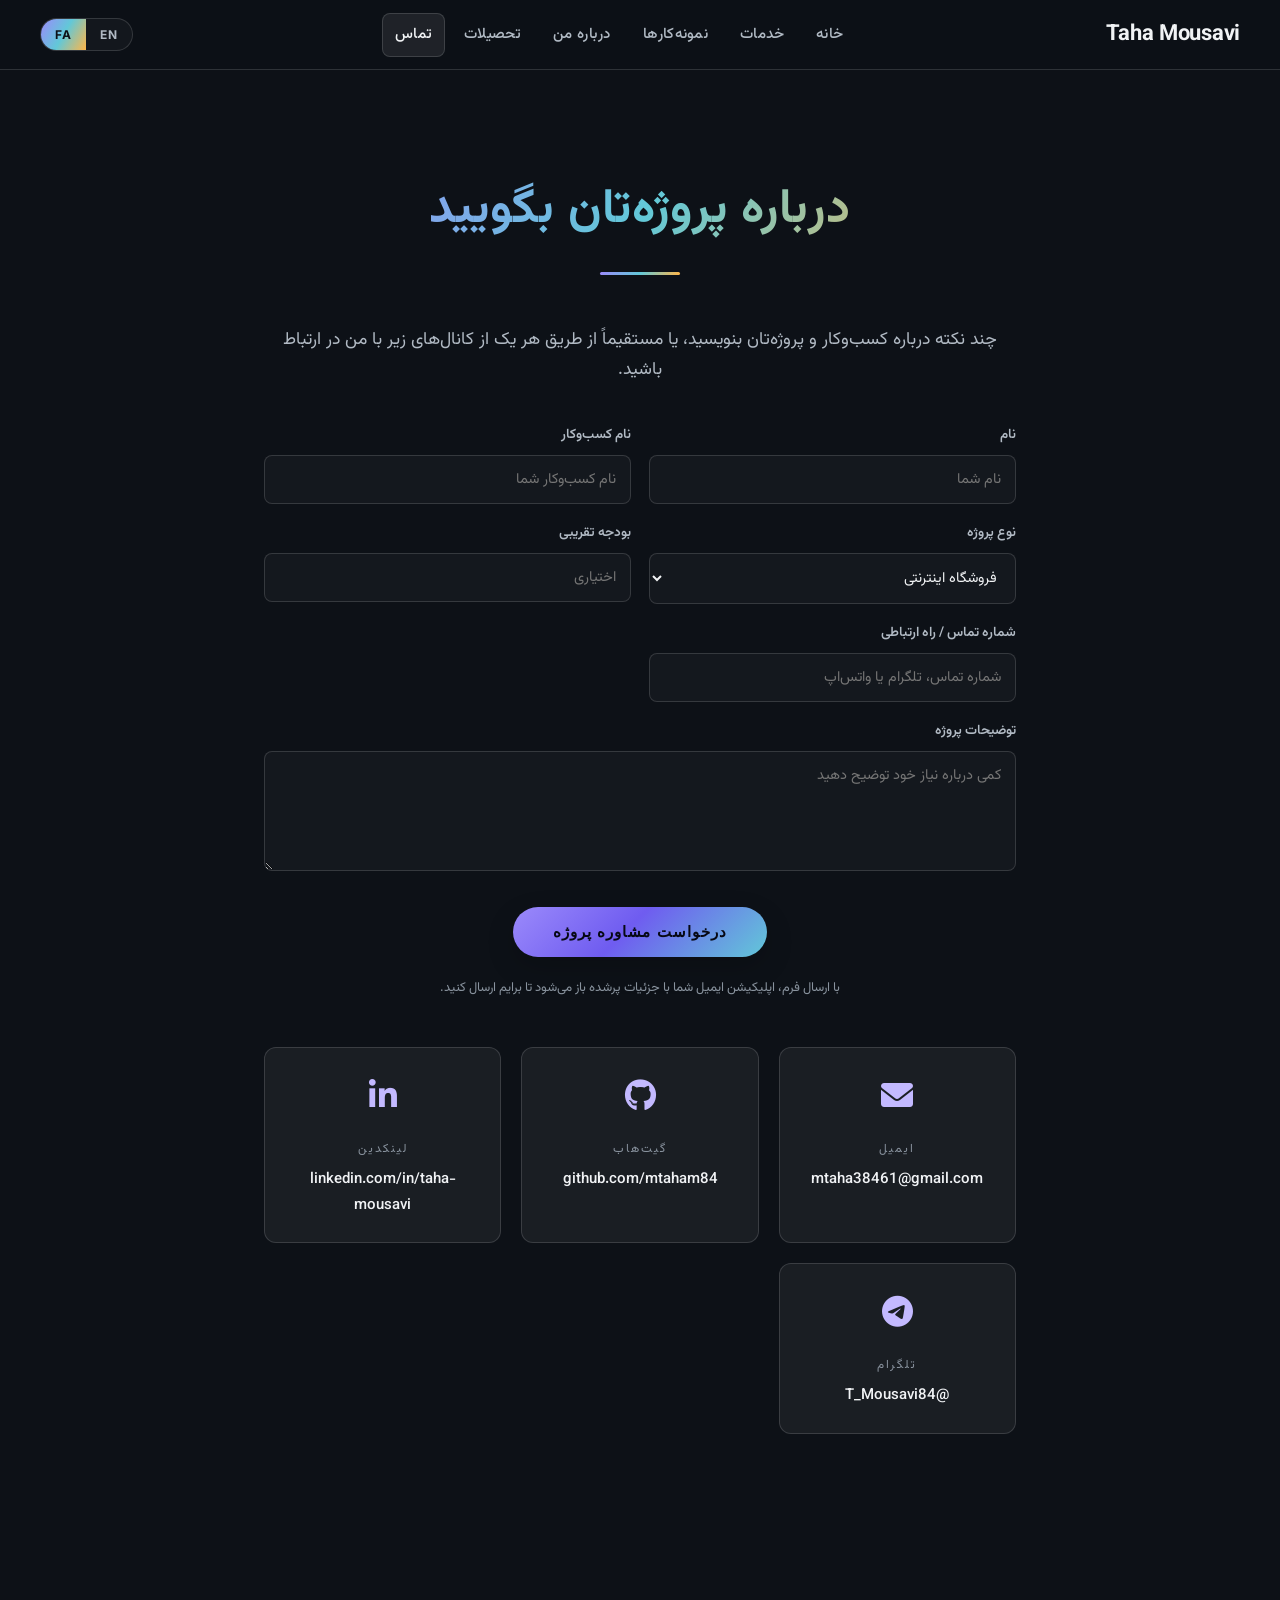
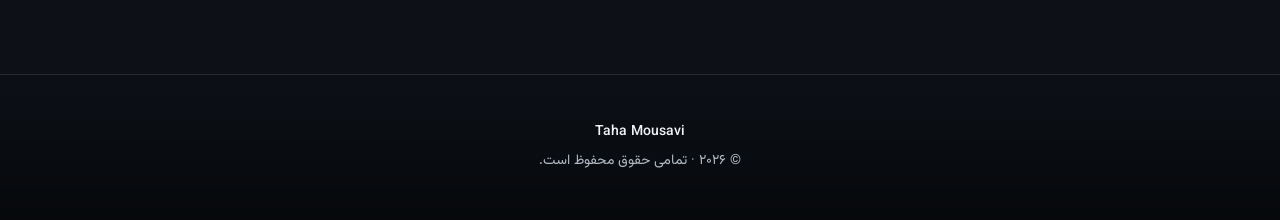
<file: contact.html>
<!DOCTYPE html>
<html lang="en" dir="ltr">
<head>
  <meta charset="UTF-8">
  <meta name="viewport" content="width=device-width, initial-scale=1.0">
  <title data-en="Contact | Taha Mousavi" data-fa="تماس | طاها موسوی">تماس | طاها موسوی</title>
  <meta name="description"
        data-en="Tell me about your business website, online store, or custom software project."
        data-fa="درباره پروژه وب‌سایت، فروشگاه اینترنتی یا سیستم اختصاصی کسب‌وکارتان با من صحبت کنید."
        content="درباره پروژه وب‌سایت، فروشگاه اینترنتی یا سیستم اختصاصی کسب‌وکارتان با من صحبت کنید.">
  <link rel="stylesheet" href="navbar.css">
  <link rel="preconnect" href="https://fonts.googleapis.com">
  <link rel="preconnect" href="https://fonts.gstatic.com" crossorigin>
  <link href="https://fonts.googleapis.com/css2?family=Inter:wght@300;400;500;600;700&family=Playfair+Display:wght@400;600;700&family=Vazirmatn:wght@400;500;600;700&display=swap" rel="stylesheet">
  <!-- Font Awesome 6 (Free) -->
  <link rel="stylesheet" href="https://cdnjs.cloudflare.com/ajax/libs/font-awesome/6.0.0-beta3/css/all.min.css">
</head>
<body>

<div class="navbar">
  <span class="logo">Taha Mousavi</span>
  <ul>
    <li><a href="index.html" data-en="Home" data-fa="خانه">خانه</a></li>
    <li><a href="index.html#services" data-en="Services" data-fa="خدمات">خدمات</a></li>
    <li><a href="portfolio.html" data-en="Projects" data-fa="نمونه‌کارها">نمونه‌کارها</a></li>
    <li><a href="about.html" data-en="About" data-fa="درباره من">درباره من</a></li>
    <li><a href="education.html" data-en="Education" data-fa="تحصیلات">تحصیلات</a></li>
    <li><a href="contact.html" class="active" data-en="Contact" data-fa="تماس">تماس</a></li>
  </ul>
  <div class="navbar-controls">
    <div class="lang-toggle" role="group" aria-label="Language">
      <button type="button" data-lang="en">EN</button>
      <button type="button" data-lang="fa" class="is-active">FA</button>
    </div>
    <button class="hamburger" aria-label="Toggle menu" aria-expanded="false">
      <span></span><span></span><span></span>
    </button>
  </div>
</div>

<section class="contact-section">
  <h2 class="h2txt" data-en="Tell Me About Your Project" data-fa="درباره پروژه‌تان بگویید">درباره پروژه‌تان بگویید</h2>

  <p style="text-align:center;color:var(--ink-soft);margin-bottom:40px;font-size:1.1rem;" data-en="Fill in a few details about your business and project, or reach me directly through any of the channels below." data-fa="چند نکته درباره کسب‌وکار و پروژه‌تان بنویسید، یا مستقیماً از طریق هر یک از کانال‌های زیر با من در ارتباط باشید.">
    چند نکته درباره کسب‌وکار و پروژه‌تان بنویسید، یا مستقیماً از طریق هر یک از کانال‌های زیر با من در ارتباط باشید.
  </p>

  <!-- ================= LEAD-GENERATION FORM ================= -->
  <form class="lead-form" id="project-request-form">

    <div>
      <label for="lf-name" data-en="Name" data-fa="نام">نام</label>
      <input type="text" id="lf-name" name="name" required
             data-en-placeholder="Your name" data-fa-placeholder="نام شما"
             placeholder="نام شما">
    </div>

    <div>
      <label for="lf-business" data-en="Business Name" data-fa="نام کسب‌وکار">نام کسب‌وکار</label>
      <input type="text" id="lf-business" name="business"
             data-en-placeholder="Your business name" data-fa-placeholder="نام کسب‌وکار شما"
             placeholder="نام کسب‌وکار شما">
    </div>

    <div>
      <label for="lf-type" data-en="Project Type" data-fa="نوع پروژه">نوع پروژه</label>
      <select id="lf-type" name="project_type">
        <option data-en="Online Store" data-fa="فروشگاه اینترنتی">فروشگاه اینترنتی</option>
        <option data-en="Corporate Website" data-fa="وب‌سایت شرکتی">وب‌سایت شرکتی</option>
        <option data-en="Service Website" data-fa="سایت خدماتی">سایت خدماتی</option>
        <option data-en="Booking System" data-fa="سیستم رزرو">سیستم رزرو</option>
        <option data-en="CRM / Admin Panel" data-fa="CRM / پنل مدیریت">CRM / پنل مدیریت</option>
        <option data-en="Custom Project" data-fa="پروژه اختصاصی">پروژه اختصاصی</option>
        <option data-en="Other" data-fa="سایر">سایر</option>
      </select>
    </div>

    <div>
      <label for="lf-budget" data-en="Approximate Budget" data-fa="بودجه تقریبی">بودجه تقریبی</label>
      <input type="text" id="lf-budget" name="budget"
             data-en-placeholder="Optional" data-fa-placeholder="اختیاری"
             placeholder="اختیاری">
    </div>

    <div>
      <label for="lf-phone" data-en="Phone / Contact Method" data-fa="شماره تماس / راه ارتباطی">شماره تماس / راه ارتباطی</label>
      <input type="text" id="lf-phone" name="phone" required
             data-en-placeholder="Phone, Telegram, or WhatsApp" data-fa-placeholder="شماره تماس، تلگرام یا واتس‌اپ"
             placeholder="شماره تماس، تلگرام یا واتس‌اپ">
    </div>

    <div class="field-full">
      <label for="lf-details" data-en="Project Description" data-fa="توضیحات پروژه">توضیحات پروژه</label>
      <textarea id="lf-details" name="details" required
                data-en-placeholder="Tell me a bit about what you need"
                data-fa-placeholder="کمی درباره نیاز خود توضیح دهید"
                placeholder="کمی درباره نیاز خود توضیح دهید"></textarea>
    </div>

    <button type="submit" class="btn-primary" data-en="Request a Consultation" data-fa="درخواست مشاوره پروژه">درخواست مشاوره پروژه</button>

  </form>

  <p id="lead-form-note" style="text-align:center;color:var(--ink-muted);font-size:13px;margin-bottom:48px;"
     data-en="Submitting opens your email app with the details pre-filled, ready to send to me."
     data-fa="با ارسال فرم، اپلیکیشن ایمیل شما با جزئیات پرشده باز می‌شود تا برایم ارسال کنید.">
     با ارسال فرم، اپلیکیشن ایمیل شما با جزئیات پرشده باز می‌شود تا برایم ارسال کنید.
  </p>

  <div class="contact-info">
    <!-- Email -->
    <div class="contact-card">
      <span class="contact-card-icon"><i class="fas fa-envelope"></i></span>
      <div class="contact-card-label" data-en="Email" data-fa="ایمیل">ایمیل</div>
      <div class="contact-card-value">
        <a href="mailto:mtaha38461@gmail.com">mtaha38461@gmail.com</a>
      </div>
    </div>

    <!-- GitHub -->
    <div class="contact-card">
      <span class="contact-card-icon"><i class="fab fa-github"></i></span>
      <div class="contact-card-label" data-en="GitHub" data-fa="گیت‌هاب">گیت‌هاب</div>
      <div class="contact-card-value">
        <a href="https://github.com/mtaham84" target="_blank">github.com/mtaham84</a>
      </div>
    </div>

    <!-- LinkedIn -->
    <div class="contact-card">
      <span class="contact-card-icon"><i class="fab fa-linkedin-in"></i></span>
      <div class="contact-card-label" data-en="LinkedIn" data-fa="لینکدین">لینکدین</div>
      <div class="contact-card-value">
        <a href="https://www.linkedin.com/in/taha-mousavi-875988193/" target="_blank">linkedin.com/in/taha-mousavi</a>
      </div>
    </div>

    <!-- Telegram -->
    <div class="contact-card">
      <span class="contact-card-icon"><i class="fab fa-telegram-plane"></i></span>
      <div class="contact-card-label" data-en="Telegram" data-fa="تلگرام">تلگرام</div>
      <div class="contact-card-value">
        <a href="https://t.me/T_Mousavi84" target="_blank">@T_Mousavi84</a>
      </div>
    </div>
  </div>
</section>

<footer class="site-footer">
  <p>Taha Mousavi</p>
  <p data-en="© 2026 · All rights reserved." data-fa="© ۲۰۲۶ · تمامی حقوق محفوظ است.">© ۲۰۲۶ · تمامی حقوق محفوظ است.</p>
</footer>

<script src="Lang.JS" defer></script>
<script>
(function () {
  "use strict";
  var form = document.getElementById("project-request-form");
  if (!form) return;

  form.addEventListener("submit", function (e) {
    e.preventDefault();

    var isFa = (window.getSiteLang ? window.getSiteLang() : "fa") === "fa";
    var data = new FormData(form);
    var name = (data.get("name") || "").toString().trim();
    var business = (data.get("business") || "").toString().trim();
    var type = (data.get("project_type") || "").toString().trim();
    var budget = (data.get("budget") || "").toString().trim();
    var phone = (data.get("phone") || "").toString().trim();
    var details = (data.get("details") || "").toString().trim();

    var subject = isFa
      ? "درخواست پروژه از " + (name || "وب‌سایت")
      : "Project Request from " + (name || "website");

    var lines = isFa
      ? [
          "نام: " + name,
          "نام کسب‌وکار: " + (business || "-"),
          "نوع پروژه: " + type,
          "بودجه تقریبی: " + (budget || "-"),
          "شماره تماس / راه ارتباطی: " + phone,
          "",
          "توضیحات پروژه:",
          details
        ]
      : [
          "Name: " + name,
          "Business Name: " + (business || "-"),
          "Project Type: " + type,
          "Approximate Budget: " + (budget || "-"),
          "Phone / Contact Method: " + phone,
          "",
          "Project Description:",
          details
        ];

    var body = lines.join("\n");

    window.location.href =
      "mailto:mtaha38461@gmail.com" +
      "?subject=" + encodeURIComponent(subject) +
      "&body=" + encodeURIComponent(body);
  });
})();
</script>
</body>
</html>
</file>
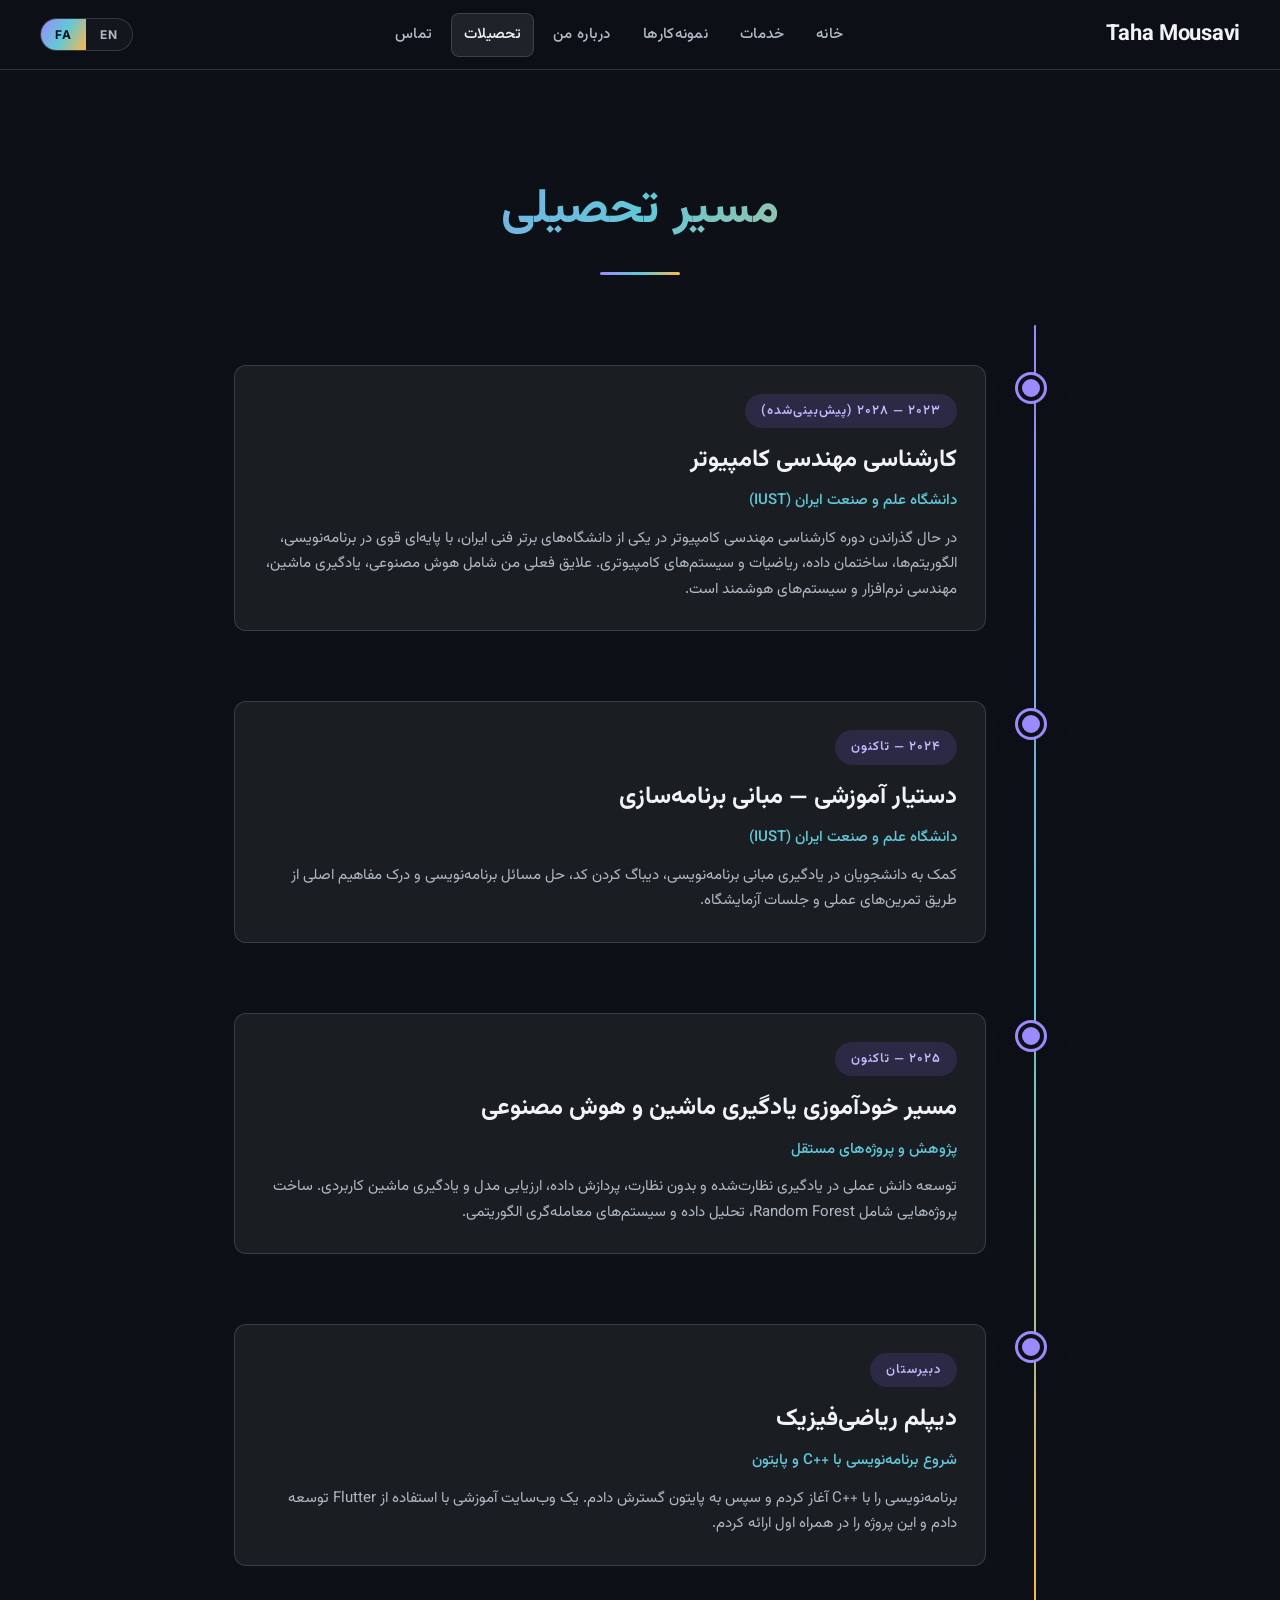
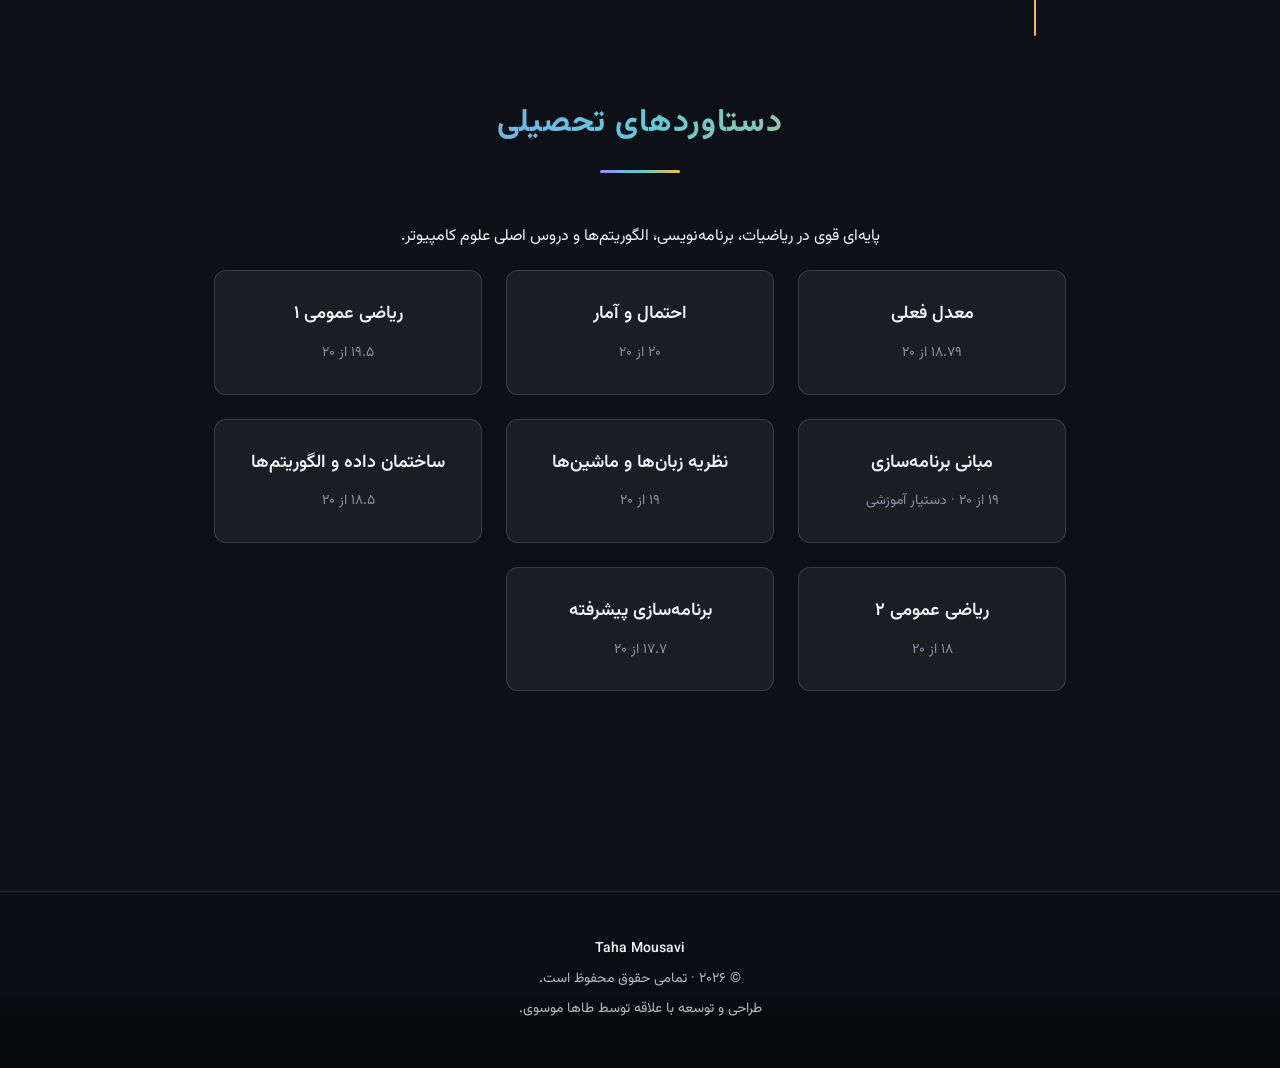
<file: education.html>
<!DOCTYPE html>
<html lang="en" dir="ltr">

<head>

  <meta charset="UTF-8">

  <meta name="viewport"
        content="width=device-width, initial-scale=1.0">

  <title
    data-en="Education | Taha Mousavi"
    data-fa="تحصیلات | طاها موسوی">

    تحصیلات | طاها موسوی

  </title>


  <link rel="stylesheet"
        href="navbar.css">


  <link rel="preconnect"
        href="https://fonts.googleapis.com">

  <link rel="preconnect"
        href="https://fonts.gstatic.com"
        crossorigin>


  <link href="https://fonts.googleapis.com/css2?family=Inter:wght@300;400;500;600;700&family=Playfair+Display:wght@400;600;700&family=Vazirmatn:wght@400;500;600;700&display=swap"
        rel="stylesheet">

</head>


<body>


<!-- ================= NAVBAR ================= -->

<div class="navbar">

  <span class="logo">
    Taha Mousavi
  </span>


  <ul>

    <li>

      <a
        href="index.html"
        data-en="Home"
        data-fa="خانه">

        خانه

      </a>

    </li>

    <li>
      <a href="index.html#services" data-en="Services" data-fa="خدمات">خدمات</a>
    </li>

    <li>

      <a
        href="portfolio.html"
        data-en="Projects"
        data-fa="نمونه‌کارها">

        نمونه‌کارها

      </a>

    </li>


    <li>

      <a
        href="about.html"
        data-en="About"
        data-fa="درباره من">

        درباره من

      </a>

    </li>


    <li>

      <a
        href="education.html"
        class="active"
        data-en="Education"
        data-fa="تحصیلات">

        تحصیلات

      </a>

    </li>


    <li>

      <a
        href="contact.html"
        data-en="Contact"
        data-fa="تماس">

        تماس

      </a>

    </li>

  </ul>


  <div class="navbar-controls">


    <div
      class="lang-toggle"
      role="group"
      aria-label="Language">


      <button
        type="button"
        data-lang="en">

        EN

      </button>


      <button
        type="button"
        data-lang="fa">

        FA

      </button>


    </div>


    <button
      class="hamburger"
      aria-label="Toggle menu"
      aria-expanded="false">

      <span></span>

      <span></span>

      <span></span>

    </button>


  </div>


</div>


<!-- ================= EDUCATION ================= -->

<section class="education-section">


  <h2
    class="h2txt"
    data-en="Academic Journey"
    data-fa="مسیر تحصیلی">

    Academic Journey

  </h2>


  <div class="timeline">


    <!-- ================= UNIVERSITY ================= -->

    <div class="timeline-item">


      <div class="timeline-card">


        <span
          class="timeline-date"
          data-en="2023 — 2028 (Expected)"
          data-fa="۲۰۲۳ — ۲۰۲۸ (پیش‌بینی‌شده)">

          2023 — 2028 (Expected)

        </span>


        <h3
          class="timeline-title"
          data-en="B.Sc. in Computer Engineering"
          data-fa="کارشناسی مهندسی کامپیوتر">

          B.Sc. in Computer Engineering

        </h3>


        <p
          class="timeline-subtitle"
          data-en="Iran University of Science and Technology (IUST)"
          data-fa="دانشگاه علم و صنعت ایران (IUST)">

          Iran University of Science and Technology (IUST)

        </p>


        <p
          class="timeline-desc"

          data-en="Pursuing a Bachelor's degree in Computer Engineering at one of Iran's leading technical universities, with a strong academic foundation in programming, algorithms, data structures, mathematics, and computer systems. Current interests include Artificial Intelligence, Machine Learning, software engineering, and intelligent systems."

          data-fa="در حال گذراندن دوره کارشناسی مهندسی کامپیوتر در یکی از دانشگاه‌های برتر فنی ایران، با پایه‌ای قوی در برنامه‌نویسی، الگوریتم‌ها، ساختمان داده، ریاضیات و سیستم‌های کامپیوتری. علایق فعلی من شامل هوش مصنوعی، یادگیری ماشین، مهندسی نرم‌افزار و سیستم‌های هوشمند است.">

          Pursuing a Bachelor's degree in Computer Engineering at one of Iran's leading technical universities, with a strong academic foundation in programming, algorithms, data structures, mathematics, and computer systems. Current interests include Artificial Intelligence, Machine Learning, software engineering, and intelligent systems.

        </p>


      </div>


    </div>


    <!-- ================= TEACHING ASSISTANT ================= -->

    <div class="timeline-item">


      <div class="timeline-card">


        <span
          class="timeline-date"
          data-en="2024 — Present"
          data-fa="۲۰۲۴ — تاکنون">

          2024 — Present

        </span>


        <h3
          class="timeline-title"

          data-en="Teaching Assistant — Fundamentals of Programming"

          data-fa="دستیار آموزشی — مبانی برنامه‌سازی">

          Teaching Assistant — Fundamentals of Programming

        </h3>


        <p
          class="timeline-subtitle"

          data-en="Iran University of Science and Technology (IUST)"

          data-fa="دانشگاه علم و صنعت ایران (IUST)">

          Iran University of Science and Technology (IUST)

        </p>


        <p
          class="timeline-desc"

          data-en="Assisting students in learning programming fundamentals, debugging code, solving programming problems, and understanding core concepts through practical exercises and laboratory sessions."

          data-fa="کمک به دانشجویان در یادگیری مبانی برنامه‌نویسی، دیباگ کردن کد، حل مسائل برنامه‌نویسی و درک مفاهیم اصلی از طریق تمرین‌های عملی و جلسات آزمایشگاه.">

          Assisting students in learning programming fundamentals, debugging code, solving programming problems, and understanding core concepts through practical exercises and laboratory sessions.

        </p>


      </div>


    </div>


    <!-- ================= AI / ML ================= -->

    <div class="timeline-item">


      <div class="timeline-card">


        <span
          class="timeline-date"

          data-en="2025 — Present"

          data-fa="۲۰۲۵ — تاکنون">

          2025 — Present

        </span>


        <h3
          class="timeline-title"

          data-en="Machine Learning & AI Self-Study Track"

          data-fa="مسیر خودآموزی یادگیری ماشین و هوش مصنوعی">

          Machine Learning & AI Self-Study Track

        </h3>


        <p
          class="timeline-subtitle"

          data-en="Independent Research & Projects"

          data-fa="پژوهش و پروژه‌های مستقل">

          Independent Research & Projects

        </p>


        <p
          class="timeline-desc"

          data-en="Developing practical knowledge in supervised and unsupervised learning, data processing, model evaluation, and applied machine learning. Built projects involving Random Forest, data analysis, and algorithmic trading systems."

          data-fa="توسعه دانش عملی در یادگیری نظارت‌شده و بدون نظارت، پردازش داده، ارزیابی مدل و یادگیری ماشین کاربردی. ساخت پروژه‌هایی شامل Random Forest، تحلیل داده و سیستم‌های معامله‌گری الگوریتمی.">

          Developing practical knowledge in supervised and unsupervised learning, data processing, model evaluation, and applied machine learning. Built projects involving Random Forest, data analysis, and algorithmic trading systems.

        </p>


      </div>


    </div>


    <!-- ================= HIGH SCHOOL ================= -->

    <div class="timeline-item">


      <div class="timeline-card">


        <span
          class="timeline-date"

          data-en="High School"

          data-fa="دبیرستان">

          High School

        </span>


        <h3
          class="timeline-title"

          data-en="Mathematics & Physics Diploma"

          data-fa="دیپلم ریاضی‌فیزیک">

          Mathematics & Physics Diploma

        </h3>


        <p
          class="timeline-subtitle"

          data-en="Started programming with C++ and Python"

          data-fa="شروع برنامه‌نویسی با ++C و پایتون">

          Started programming with C++ and Python

        </p>


        <p
          class="timeline-desc"

          data-en="Started programming with C++ and later expanded into Python. Developed an educational website using Flutter and presented the project at Hamrah-e Aval (MCI)."

          data-fa="برنامه‌نویسی را با ++C آغاز کردم و سپس به پایتون گسترش دادم. یک وب‌سایت آموزشی با استفاده از Flutter توسعه دادم و این پروژه را در همراه اول ارائه کردم.">

          Started programming with C++ and later expanded into Python. Developed an educational website using Flutter and presented the project at Hamrah-e Aval (MCI).

        </p>


      </div>


    </div>


  </div>


  <!-- ================= ACADEMIC HIGHLIGHTS ================= -->

  <div
    class="academic-achievements"
    style="text-align: center; margin-top: 60px;">


    <h2
      class="h2txt"
      style="font-size: 32px;"

      data-en="Academic Highlights"

      data-fa="دستاوردهای تحصیلی">

      Academic Highlights

    </h2>


    <p
      class="academic-intro"

      data-en="A strong academic foundation in mathematics, programming, algorithms, and core computer science subjects."

      data-fa="پایه‌ای قوی در ریاضیات، برنامه‌نویسی، الگوریتم‌ها و دروس اصلی علوم کامپیوتر.">

      A strong academic foundation in mathematics, programming, algorithms, and core computer science subjects.

    </p>


    <ul
      class="skills-list"
      style="margin-top: 20px;">


      <!-- GPA -->

      <li>

        <span
          data-en="Current GPA"
          data-fa="معدل فعلی">

          Current GPA

        </span>


        <div
          class="skill-details"

          data-en="18.79 / 20"

          data-fa="۱۸.۷۹ از ۲۰">

          18.79 / 20

        </div>


      </li>


      <!-- Probability -->

      <li>

        <span
          data-en="Probability & Statistics"
          data-fa="احتمال و آمار">

          Probability & Statistics

        </span>


        <div
          class="skill-details"

          data-en="20 / 20"

          data-fa="۲۰ از ۲۰">

          20 / 20

        </div>


      </li>


      <!-- Calculus I -->

      <li>

        <span
          data-en="Calculus I"
          data-fa="ریاضی عمومی ۱">

          Calculus I

        </span>


        <div
          class="skill-details"

          data-en="19.5 / 20"

          data-fa="۱۹.۵ از ۲۰">

          19.5 / 20

        </div>


      </li>


      <!-- Foundations of Programming -->

      <li>

        <span
          data-en="Foundations of Programming"
          data-fa="مبانی برنامه‌سازی">

          Foundations of Programming

        </span>


        <div
          class="skill-details"

          data-en="19 / 20 · Teaching Assistant"

          data-fa="۱۹ از ۲۰ · دستیار آموزشی">

          19 / 20 · Teaching Assistant

        </div>


      </li>


      <!-- Theory of Languages and Automata -->

      <li>

        <span
          data-en="Theory of Languages & Automata"

          data-fa="نظریه زبان‌ها و ماشین‌ها">

          Theory of Languages & Automata

        </span>


        <div
          class="skill-details"

          data-en="19 / 20"

          data-fa="۱۹ از ۲۰">

          19 / 20

        </div>


      </li>


      <!-- Data Structures -->

      <li>

        <span
          data-en="Data Structures & Algorithms"

          data-fa="ساختمان داده و الگوریتم‌ها">

          Data Structures & Algorithms

        </span>


        <div
          class="skill-details"

          data-en="18.5 / 20"

          data-fa="۱۸.۵ از ۲۰">

          18.5 / 20

        </div>


      </li>


      <!-- Calculus II -->

      <li>

        <span
          data-en="Calculus II"

          data-fa="ریاضی عمومی ۲">

          Calculus II

        </span>


        <div
          class="skill-details"

          data-en="18 / 20"

          data-fa="۱۸ از ۲۰">

          18 / 20

        </div>


      </li>


      <!-- Advanced Programming -->

      <li>

        <span
          data-en="Advanced Programming"

          data-fa="برنامه‌سازی پیشرفته">

          Advanced Programming

        </span>


        <div
          class="skill-details"

          data-en="17.7 / 20"

          data-fa="۱۷.۷ از ۲۰">

          17.7 / 20

        </div>


      </li>


    </ul>


  </div>


</section>


<!-- ================= FOOTER ================= -->

<footer class="site-footer">


  <p>

    Taha Mousavi

  </p>


  <p

    data-en="© 2026 · All rights reserved."

    data-fa="© ۲۰۲۶ · تمامی حقوق محفوظ است.">

    &copy; 2026 · All rights reserved.

  </p>


  <p

    data-en="Designed & developed with passion by Taha Mousavi."

    data-fa="طراحی و توسعه با علاقه توسط طاها موسوی.">

    Designed & developed with passion by Taha Mousavi.

  </p>


</footer>


<script src="Lang.JS" defer></script>


</body>

</html>
</file>
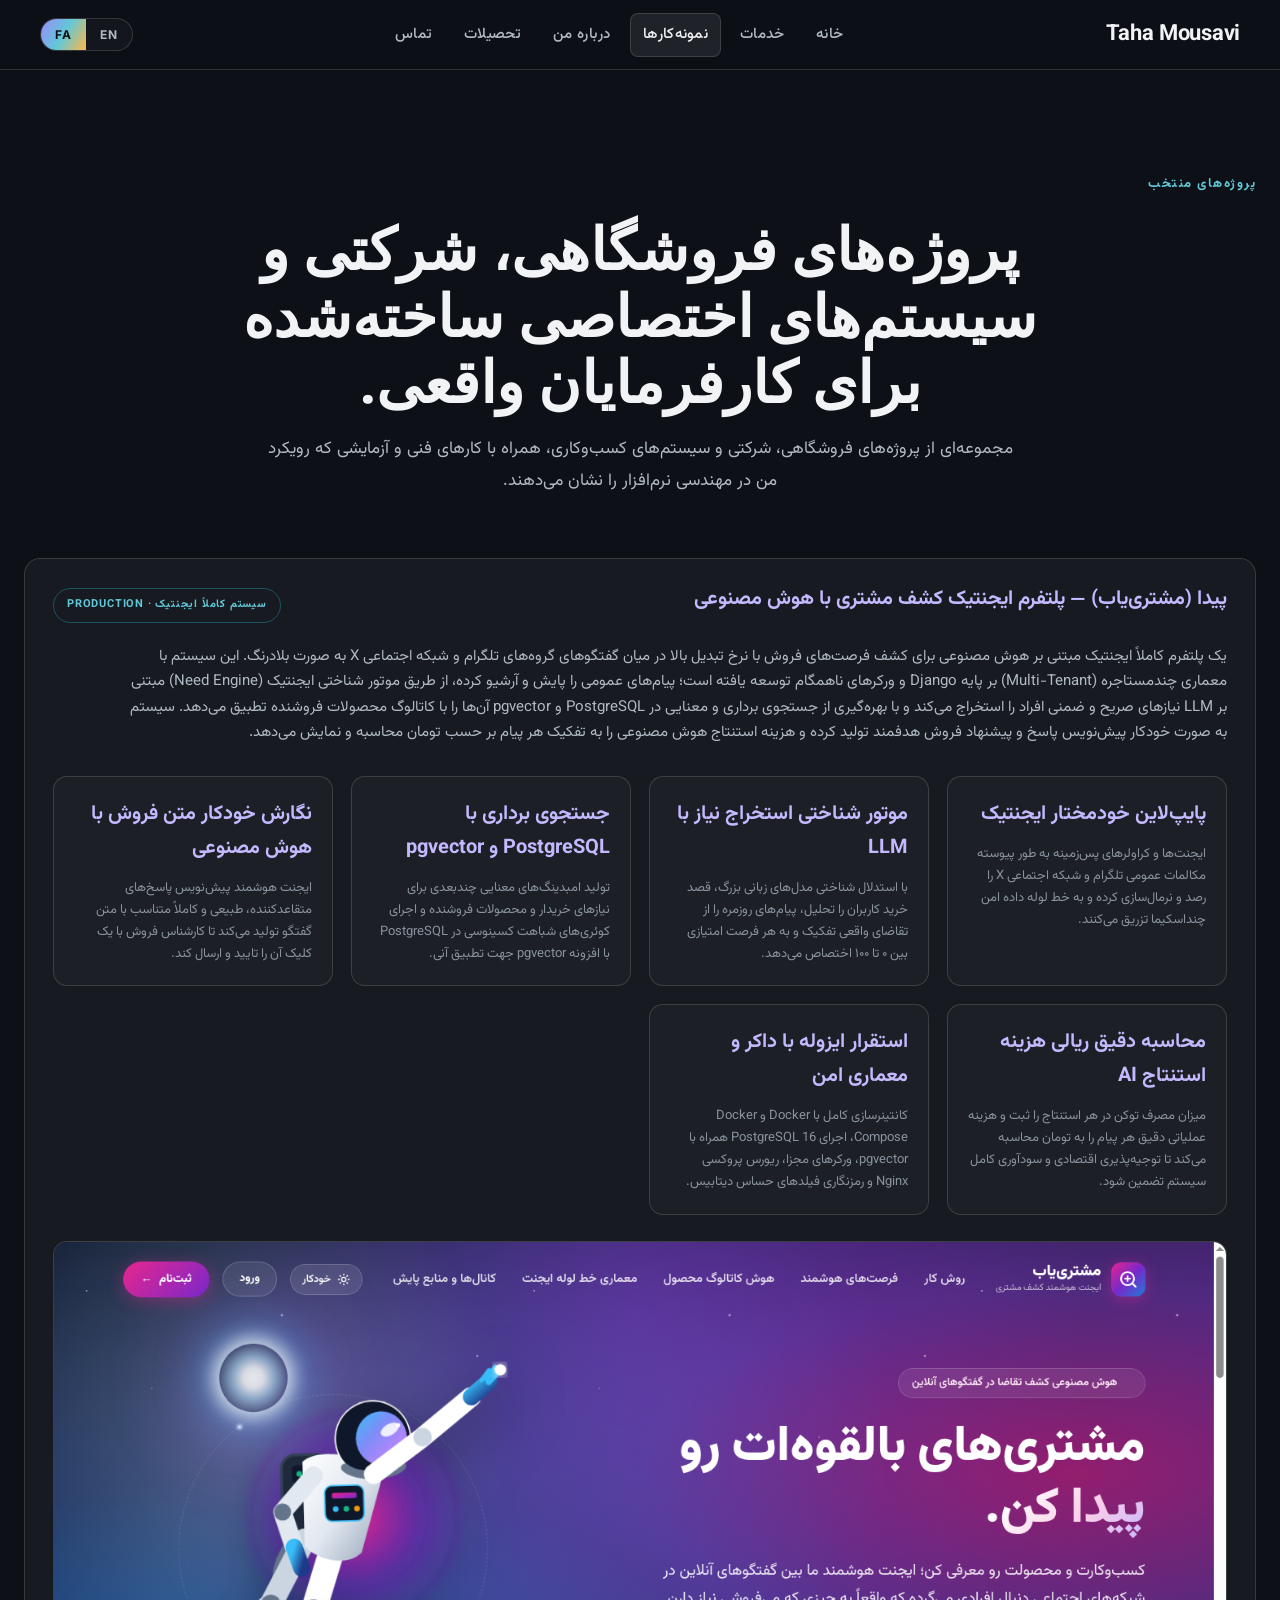
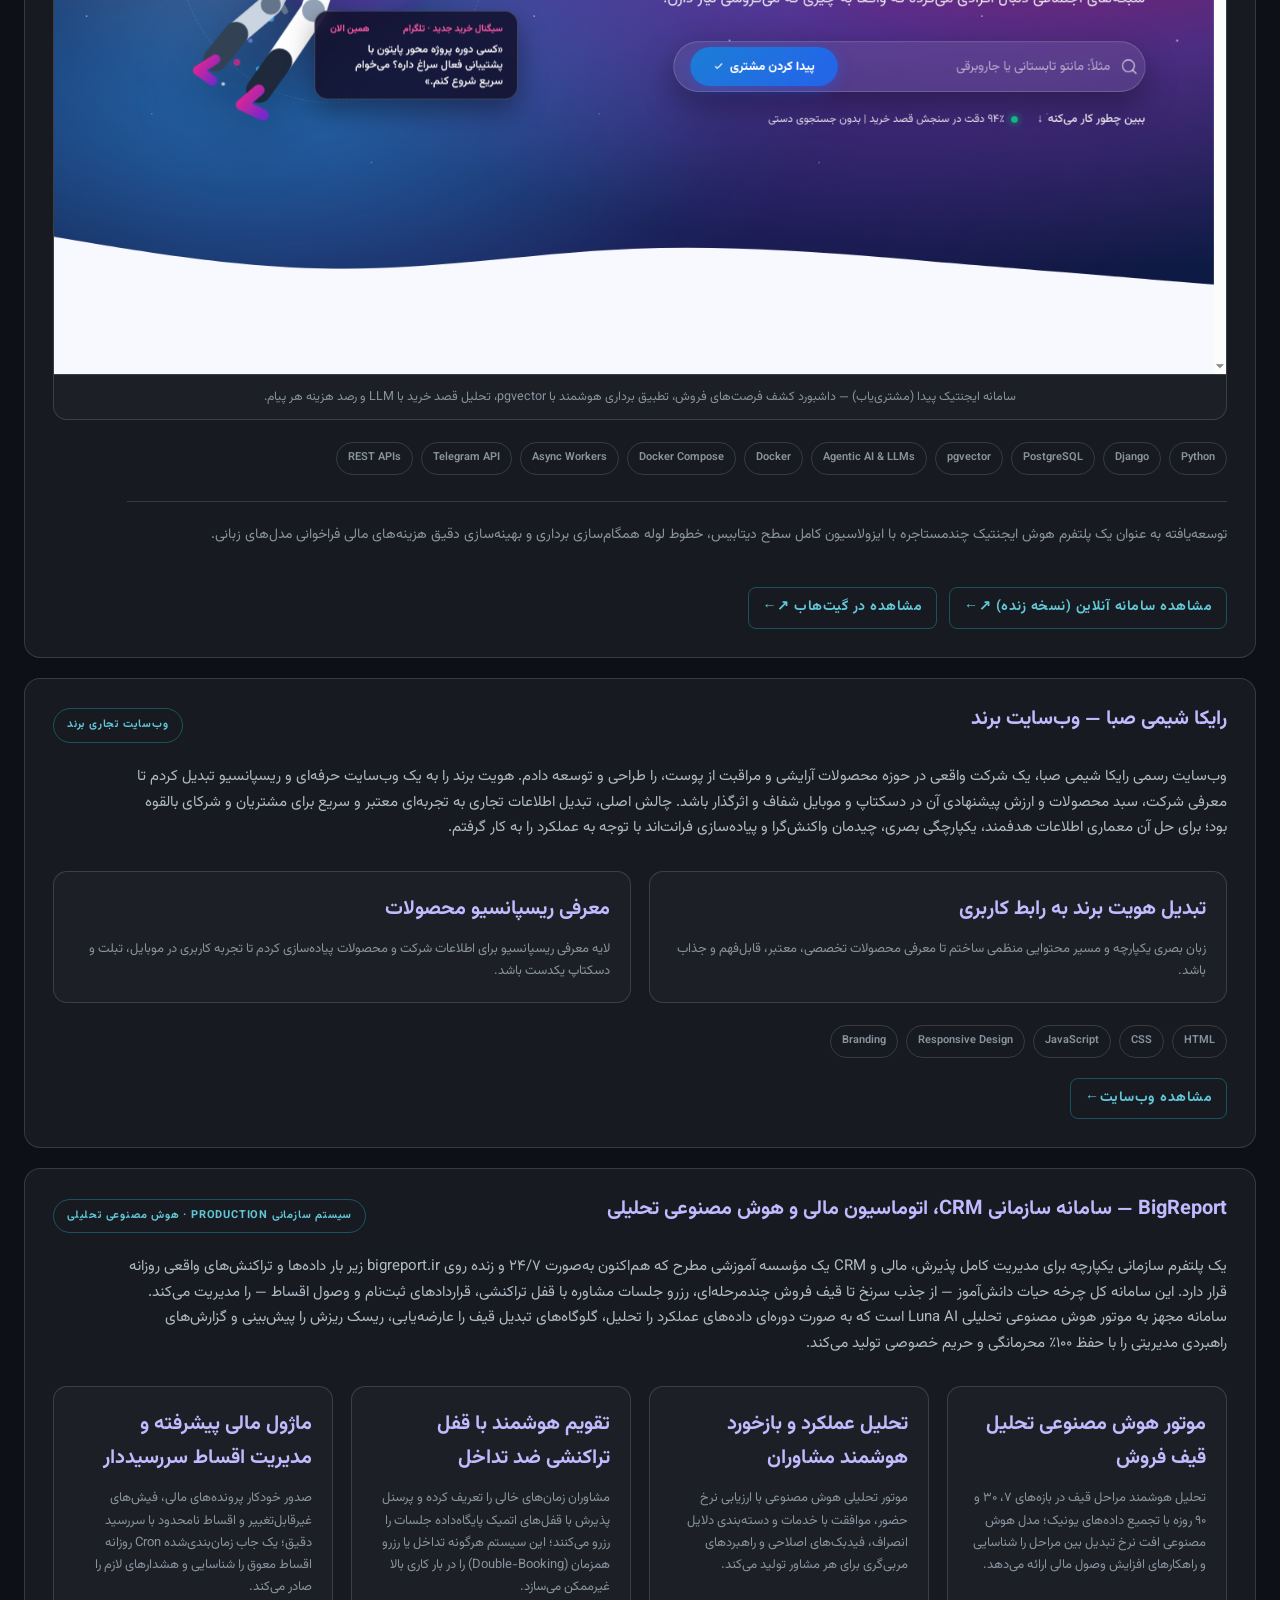
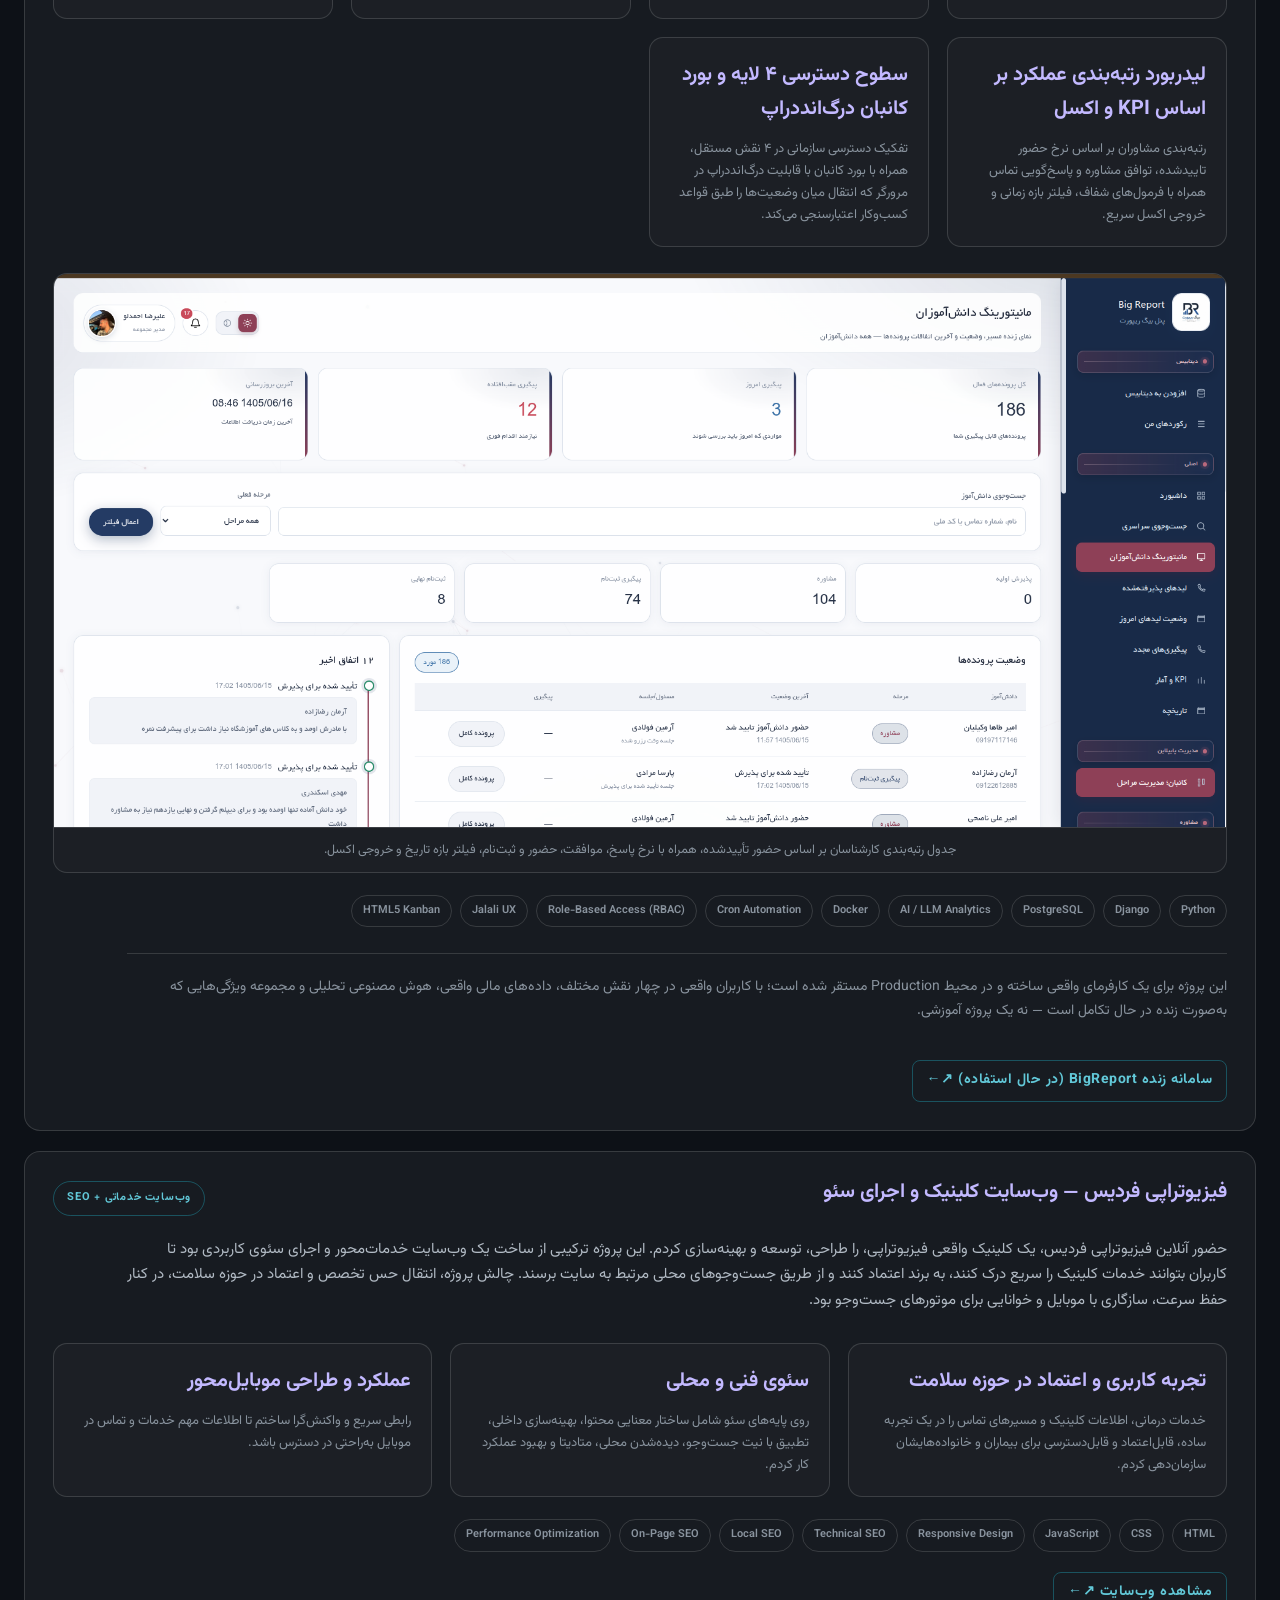
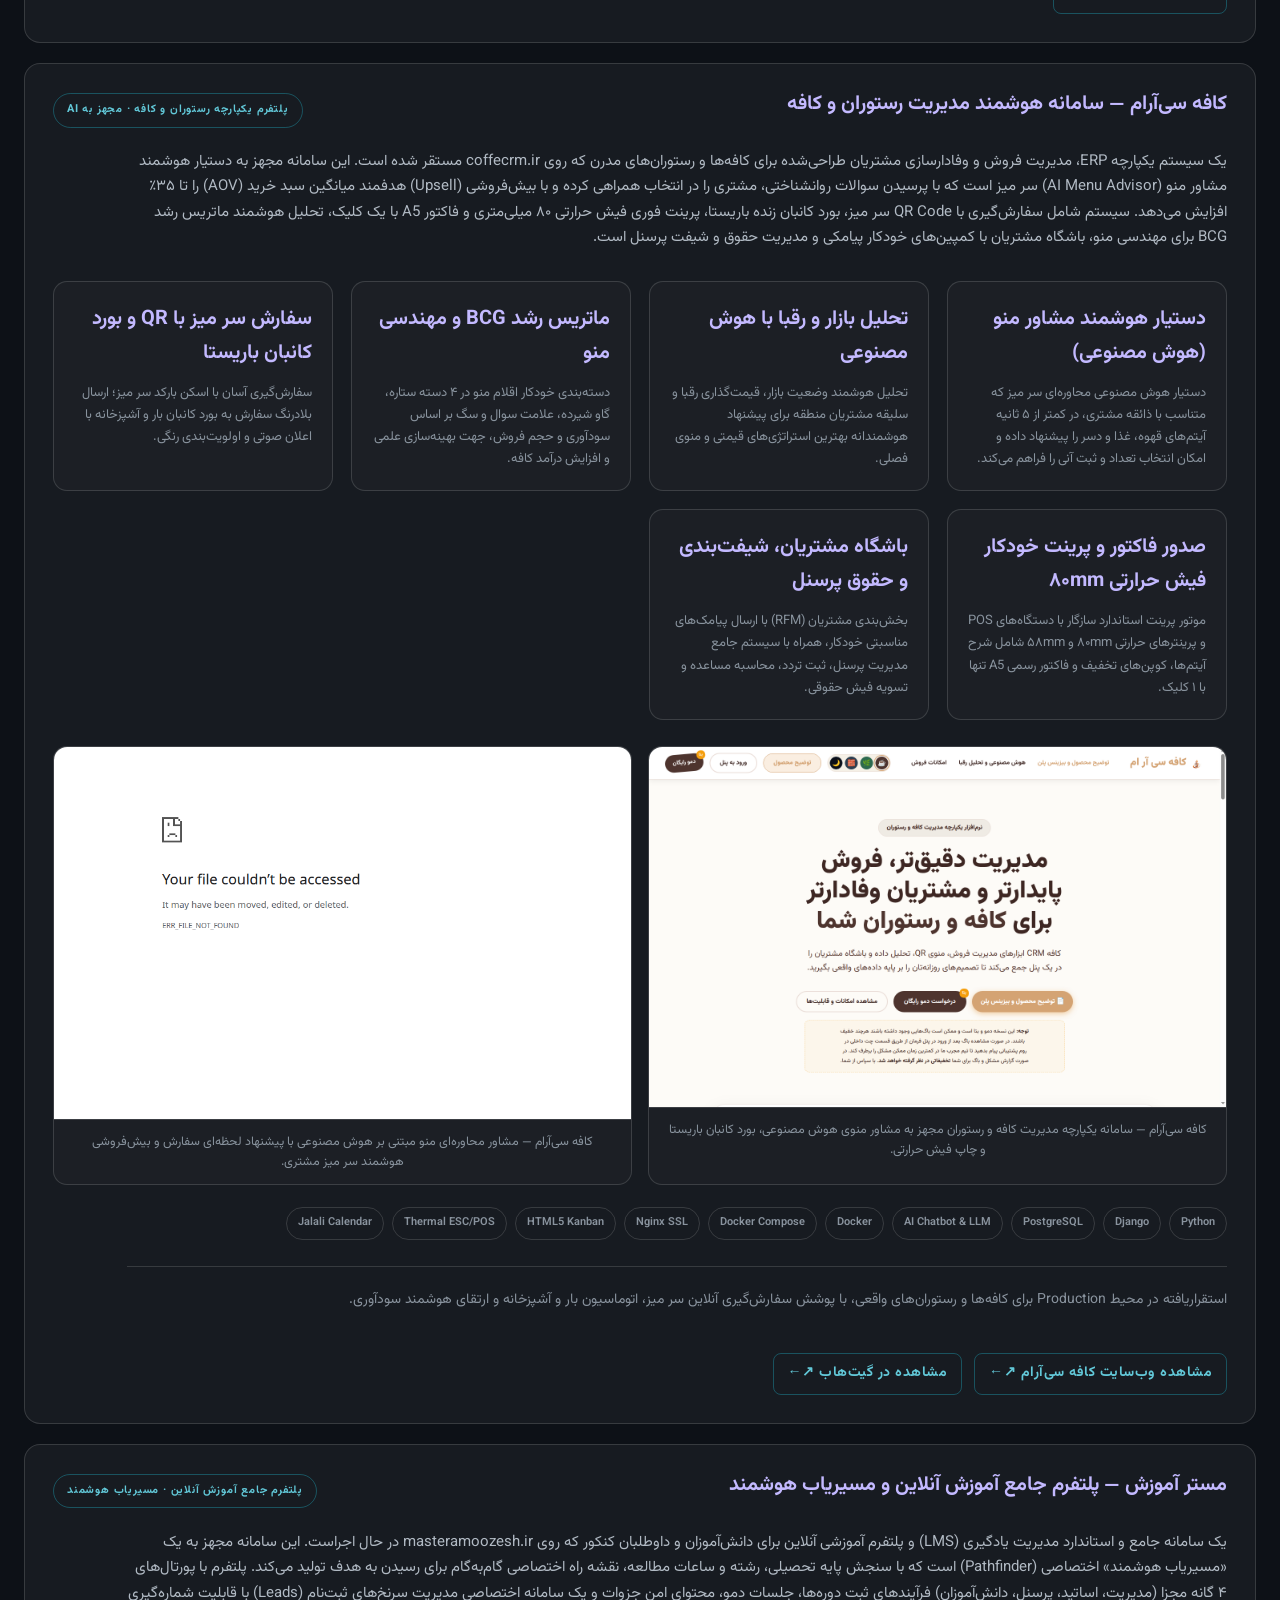
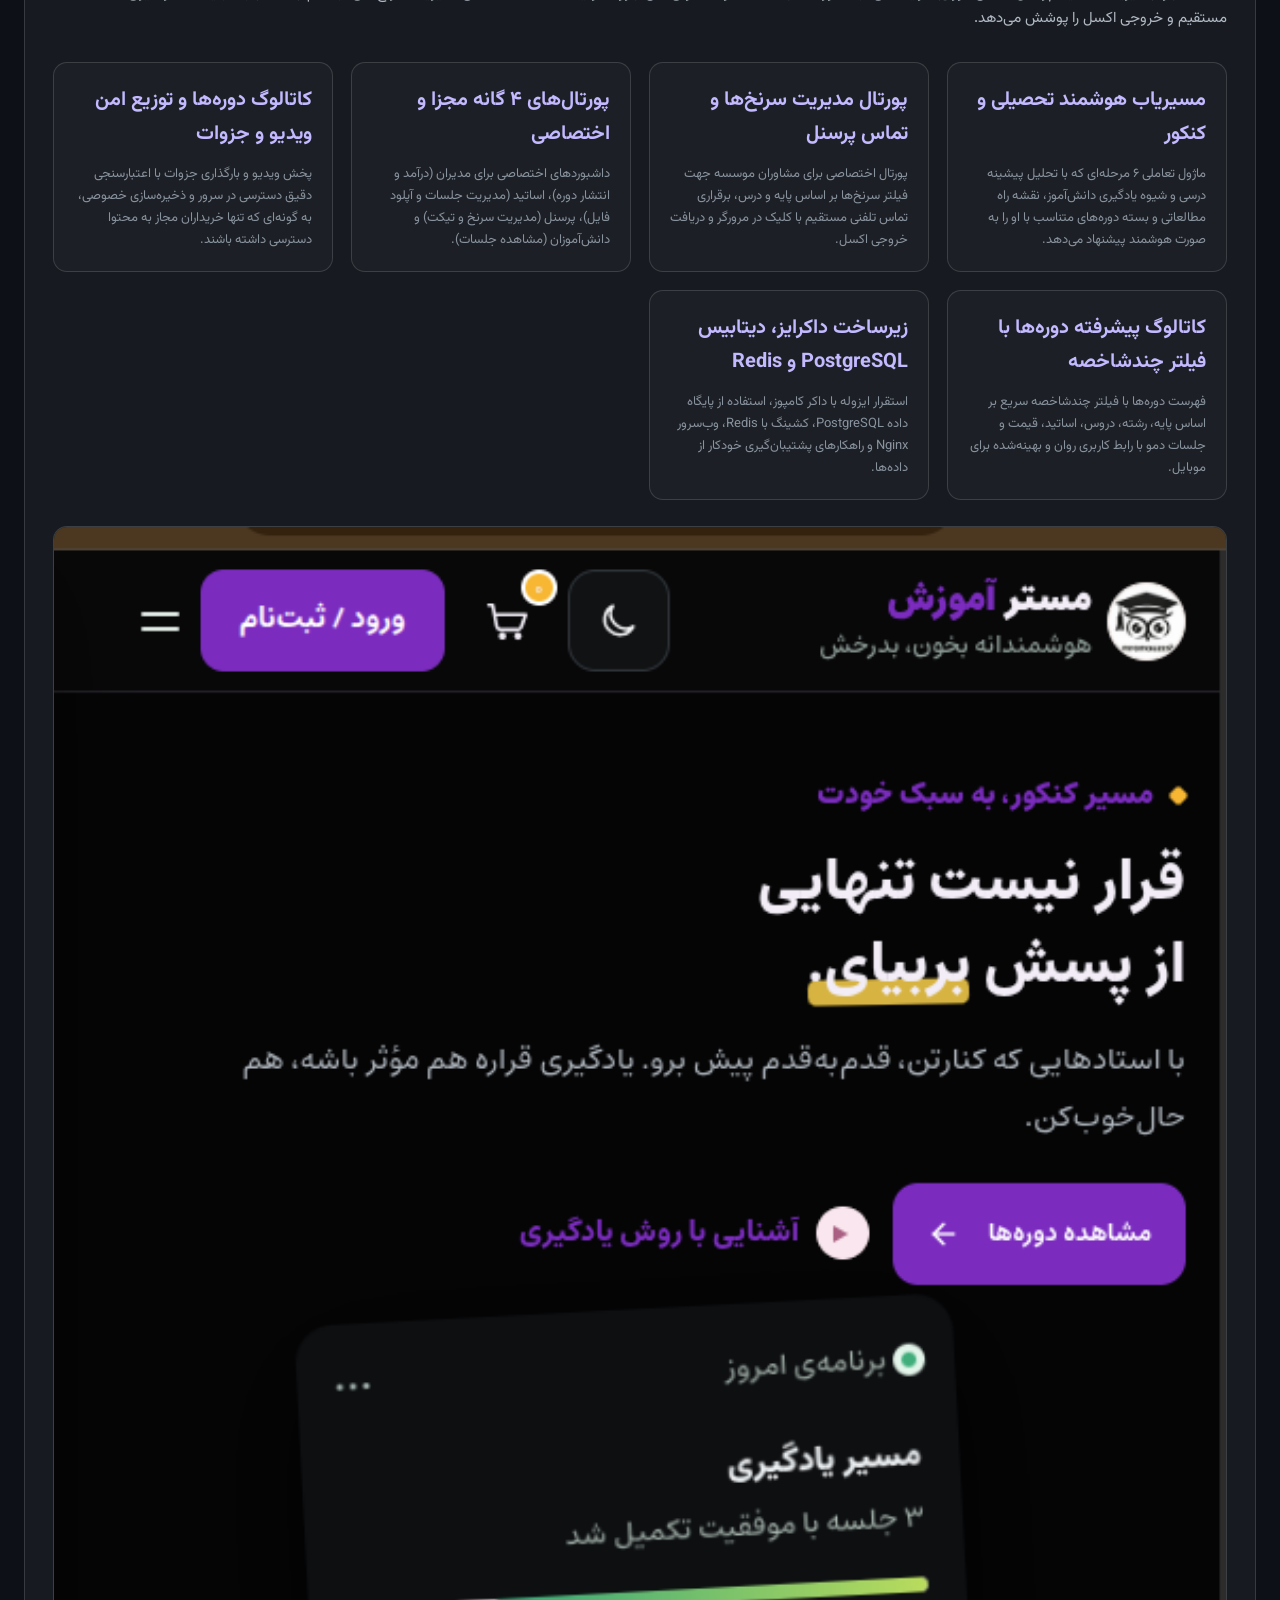
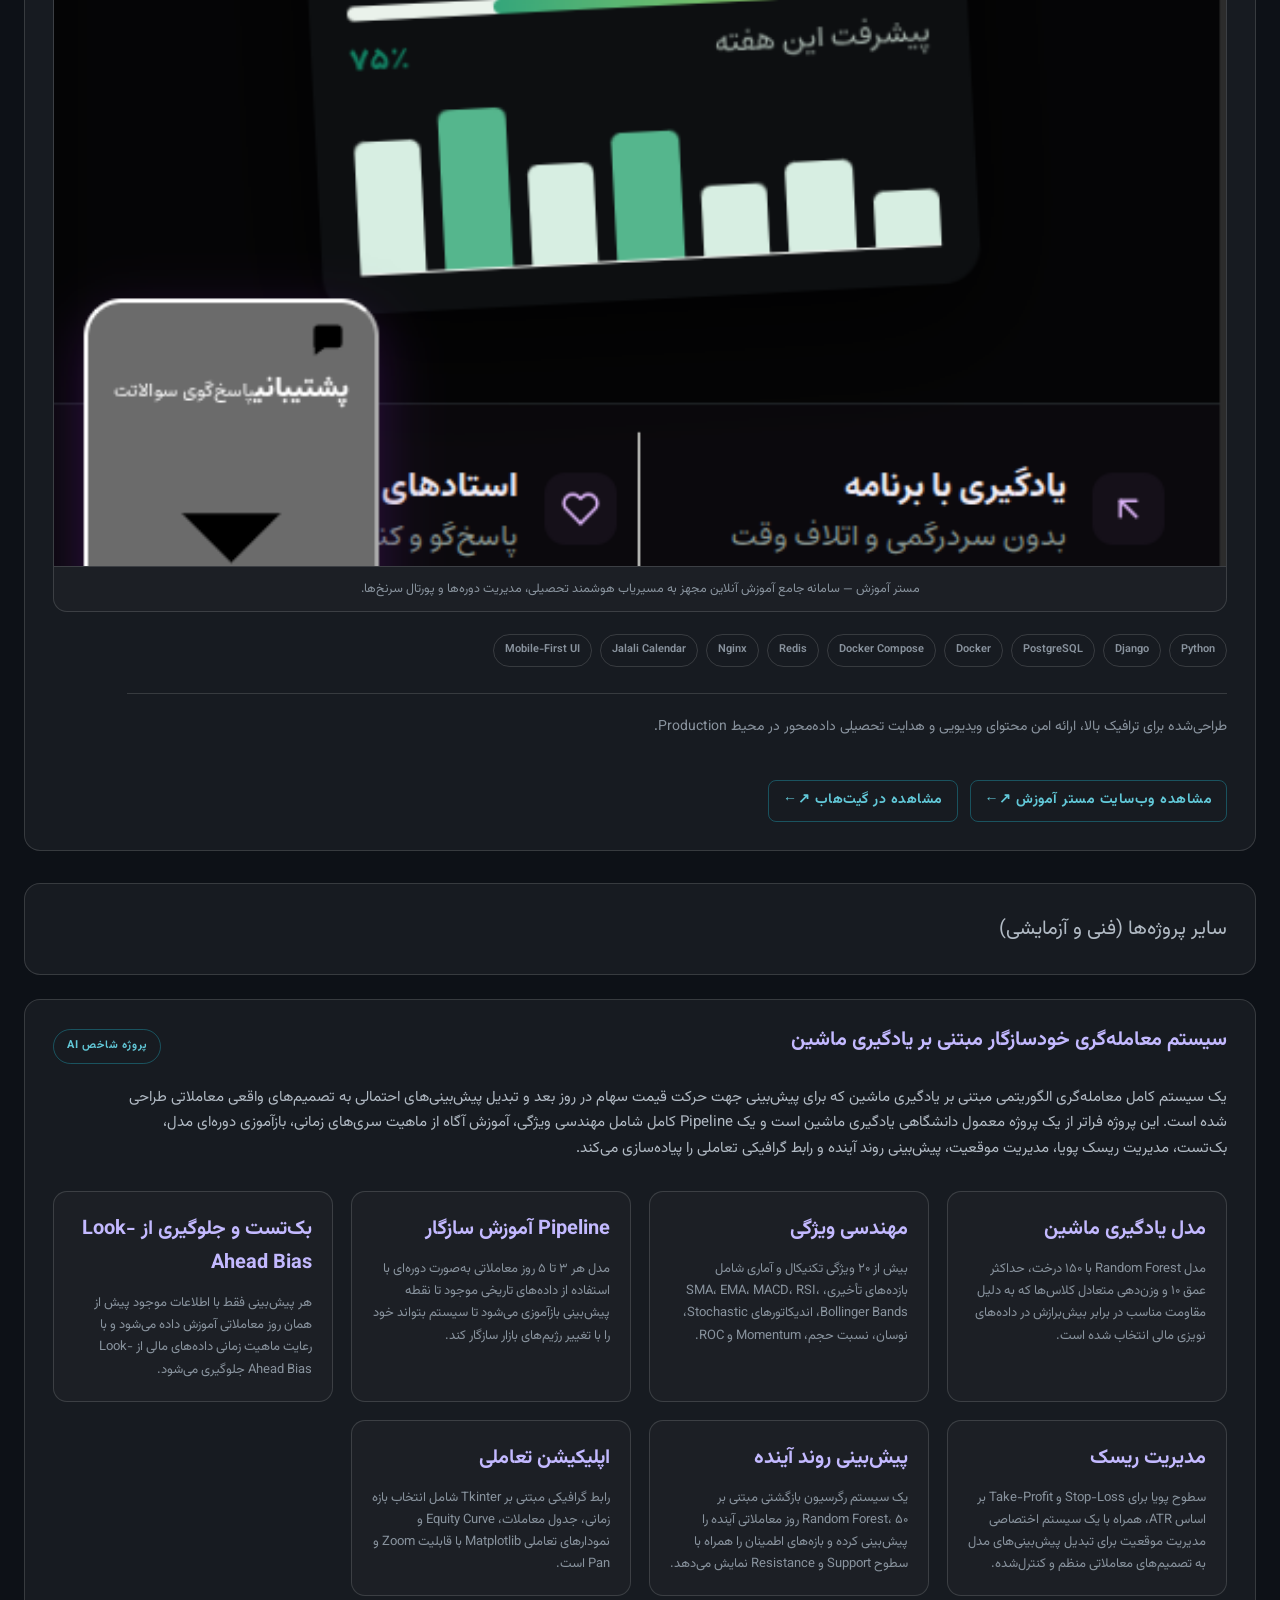
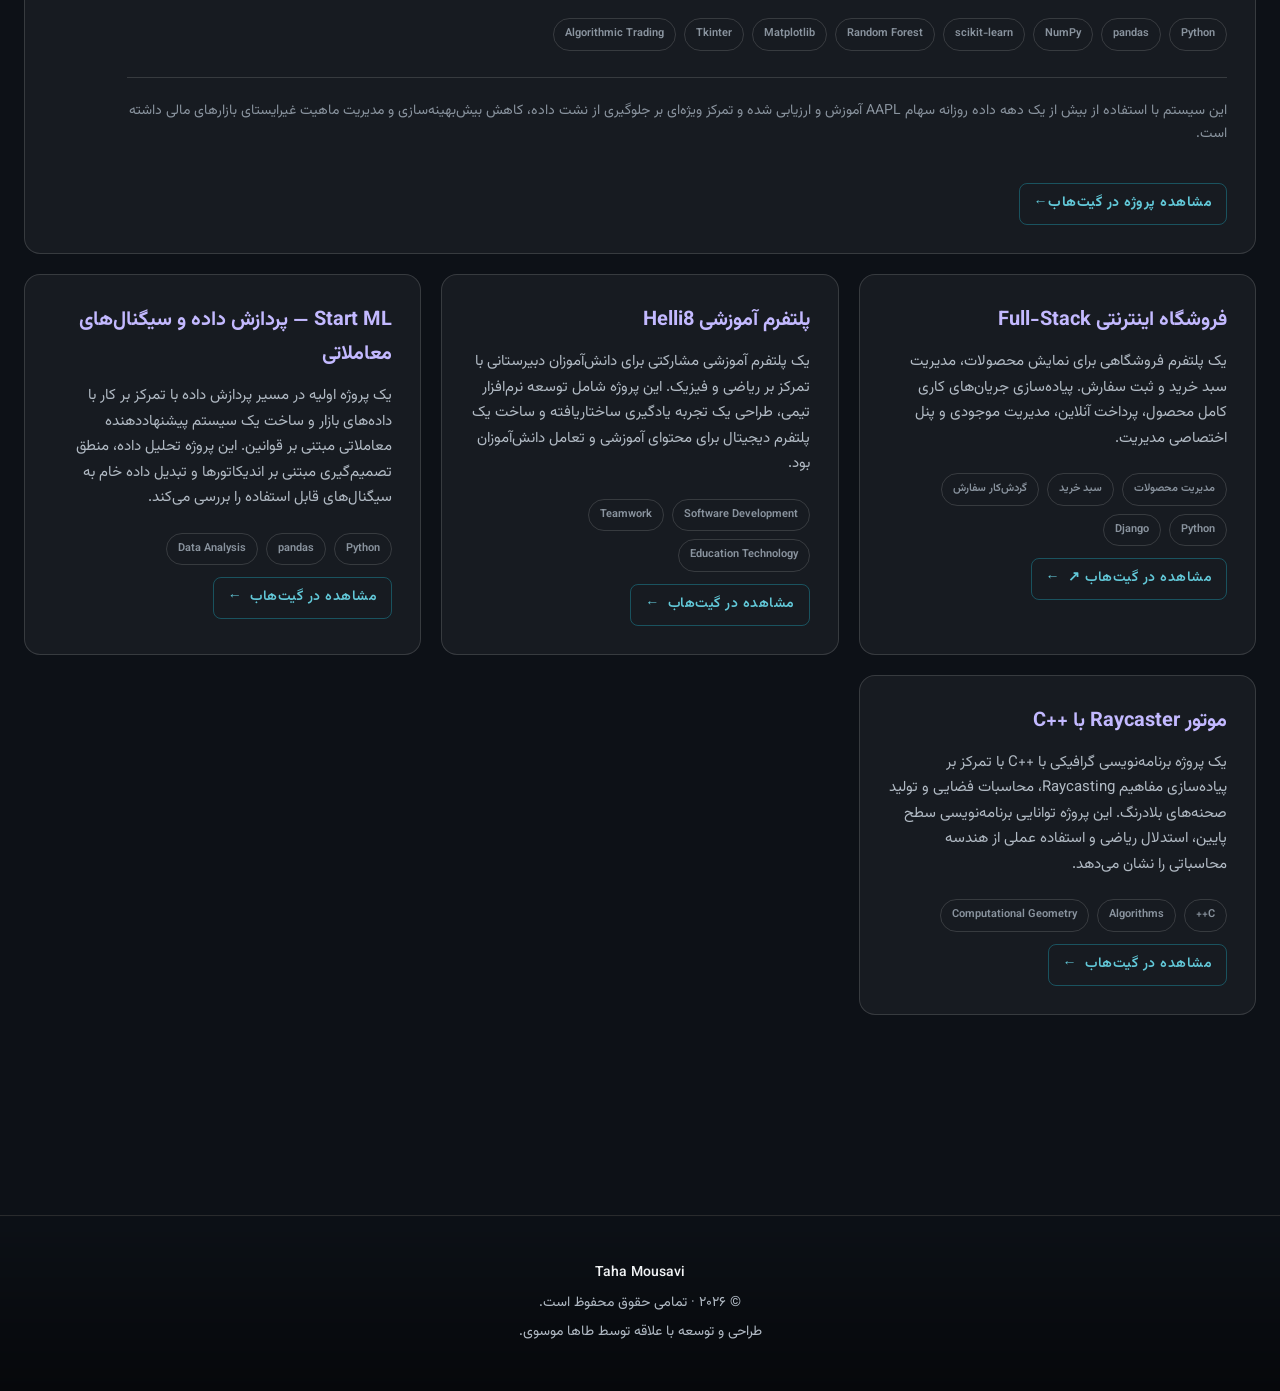
<file: portfolio.html>
<!DOCTYPE html>
<html lang="en" dir="ltr">

<head>

  <meta charset="UTF-8">

  <meta name="viewport" content="width=device-width, initial-scale=1.0">

  <title
    data-en="Projects | Taha Mousavi"
    data-fa="نمونه‌کارها | طاها موسوی">

    نمونه‌کارها | طاها موسوی

  </title>

  <meta name="description"
        data-en="E-commerce, corporate, and CRM projects built by Taha Mousavi for real businesses."
        data-fa="پروژه‌های فروشگاهی، شرکتی و CRM ساخته‌شده توسط طاها موسوی برای کسب‌وکارهای واقعی."
        content="پروژه‌های فروشگاهی، شرکتی و CRM ساخته‌شده توسط طاها موسوی برای کسب‌وکارهای واقعی.">

  <link rel="stylesheet" href="navbar.css">

  <link rel="preconnect" href="https://fonts.googleapis.com">

  <link rel="preconnect"
        href="https://fonts.gstatic.com"
        crossorigin>

  <link
    href="https://fonts.googleapis.com/css2?family=Inter:wght@300;400;500;600;700;800&family=Playfair+Display:wght@400;600;700&family=Vazirmatn:wght@400;500;600;700&display=swap"
    rel="stylesheet">

</head>


<body>


<!-- ================= NAVBAR ================= -->

<div class="navbar">

  <span class="logo">
    Taha Mousavi
  </span>


  <ul>

    <li>
      <a
        href="index.html"
        data-en="Home"
        data-fa="خانه">

        خانه

      </a>
    </li>

    <li>
      <a href="index.html#services" data-en="Services" data-fa="خدمات">خدمات</a>
    </li>

    <li>
      <a
        href="portfolio.html"
        class="active"
        data-en="Projects"
        data-fa="نمونه‌کارها">

        نمونه‌کارها

      </a>
    </li>


    <li>
      <a
        href="about.html"
        data-en="About"
        data-fa="درباره من">

        درباره من

      </a>
    </li>


    <li>
      <a
        href="education.html"
        data-en="Education"
        data-fa="تحصیلات">

        تحصیلات

      </a>
    </li>


    <li>
      <a
        href="contact.html"
        data-en="Contact"
        data-fa="تماس">

        تماس

      </a>
    </li>

  </ul>


  <div class="navbar-controls">


    <div
      class="lang-toggle"
      role="group"
      aria-label="Language">


      <button
        type="button"
        data-lang="en">

        EN

      </button>


      <button
        type="button"
        data-lang="fa">

        FA

      </button>


    </div>


    <button
      class="hamburger"
      aria-label="Toggle menu"
      aria-expanded="false">


      <span></span>

      <span></span>

      <span></span>


    </button>


  </div>


</div>


<!-- ================= PORTFOLIO ================= -->

<section class="portfolio">


  <span
    class="section-kicker"
    data-en="Selected Work"
    data-fa="پروژه‌های منتخب">

    پروژه‌های منتخب

  </span>


  <h1
    class="portfolio-title"
    data-en="E-commerce, corporate, and business-system projects built for real clients."

    data-fa="پروژه‌های فروشگاهی، شرکتی و سیستم‌های اختصاصی ساخته‌شده برای کارفرمایان واقعی.">

    پروژه‌های فروشگاهی، شرکتی و سیستم‌های اختصاصی ساخته‌شده برای کارفرمایان واقعی.

  </h1>


  <p
    class="portfolio-intro"
    data-en="A selection of e-commerce, corporate, and business-system projects, alongside technical and experimental work that reflects how I approach engineering."

    data-fa="مجموعه‌ای از پروژه‌های فروشگاهی، شرکتی و سیستم‌های کسب‌وکاری، همراه با کارهای فنی و آزمایشی که رویکرد من در مهندسی نرم‌افزار را نشان می‌دهند.">

    مجموعه‌ای از پروژه‌های فروشگاهی، شرکتی و سیستم‌های کسب‌وکاری، همراه با کارهای فنی و آزمایشی که رویکرد من در مهندسی نرم‌افزار را نشان می‌دهند.

  </p>


  <ul class="project-list">


    <!-- ================================================= -->
    <!-- 1. PEYDA (MOSHTARI-YAB) — AGENTIC AI DISCOVERY PLATFORM -->
    <!-- ================================================= -->


    <li class="featured-project">


      <div class="project-header">

        <strong
          data-en="Peyda (Moshtari-Yab) — Agentic AI Customer Discovery Platform"
          data-fa="پیدا (مشتری‌یاب) — پلتفرم ایجنتیک کشف مشتری با هوش مصنوعی">

          پیدا (مشتری‌یاب) — پلتفرم ایجنتیک کشف مشتری با هوش مصنوعی

        </strong>

        <span
          class="project-badge"
          data-en="Agentic AI &amp; Vector Search · Production"
          data-fa="سیستم کاملاً ایجنتیک · Production">

          سیستم کاملاً ایجنتیک · Production

        </span>

      </div>


      <p
        data-en="An autonomous agentic AI platform engineered to discover high-intent sales opportunities across Telegram groups and X (Twitter) in real-time. Built around a dedicated multi-tenant Django backend and asynchronous workers, the system ingests public conversations, uses LLM-powered cognitive agents (Need Engine) to extract both explicit and latent buyer needs, and performs semantic vector search using PostgreSQL with pgvector to match inquiries against the seller's catalog. It automatically generates context-aware AI sales pitch drafts, audits real-time inference costs in Tomans per message, and provides an end-to-end seller opportunity panel."
        data-fa="یک پلتفرم کاملاً ایجنتیک مبتنی بر هوش مصنوعی برای کشف فرصت‌های فروش با نرخ تبدیل بالا در میان گفتگوهای گروه‌های تلگرام و شبکه اجتماعی X به صورت بلادرنگ. این سیستم با معماری چندمستاجره (Multi-Tenant) بر پایه Django و ورکر‌های ناهمگام توسعه یافته است؛ پیام‌های عمومی را پایش و آرشیو کرده، از طریق موتور شناختی ایجنتیک (Need Engine) مبتنی بر LLM نیازهای صریح و ضمنی افراد را استخراج می‌کند و با بهره‌گیری از جستجوی برداری و معنایی در PostgreSQL و pgvector آن‌ها را با کاتالوگ محصولات فروشنده تطبیق می‌دهد. سیستم به صورت خودکار پیش‌نویس پاسخ و پیشنهاد فروش هدفمند تولید کرده و هزینه استنتاج هوش مصنوعی را به تفکیک هر پیام بر حسب تومان محاسبه و نمایش می‌دهد.">

        یک پلتفرم کاملاً ایجنتیک مبتنی بر هوش مصنوعی برای کشف فرصت‌های فروش با نرخ تبدیل بالا در میان گفتگوهای گروه‌های تلگرام و شبکه اجتماعی X به صورت بلادرنگ. این سیستم با معماری چندمستاجره (Multi-Tenant) بر پایه Django و ورکر‌های ناهمگام توسعه یافته است؛ پیام‌های عمومی را پایش و آرشیو کرده، از طریق موتور شناختی ایجنتیک (Need Engine) مبتنی بر LLM نیازهای صریح و ضمنی افراد را استخراج می‌کند و با بهره‌گیری از جستجوی برداری و معنایی در PostgreSQL و pgvector آن‌ها را با کاتالوگ محصولات فروشنده تطبیق می‌دهد. سیستم به صورت خودکار پیش‌نویس پاسخ و پیشنهاد فروش هدفمند تولید کرده و هزینه استنتاج هوش مصنوعی را به تفکیک هر پیام بر حسب تومان محاسبه و نمایش می‌دهد.

      </p>


      <div class="project-details">

        <div class="project-detail">
          <strong data-en="Autonomous Agentic Pipeline" data-fa="پایپ‌لاین خودمختار ایجنتیک">Autonomous Agentic Pipeline</strong>
          <span data-en="Dedicated background agents and crawlers continuously monitor public Telegram chats and X streams, feeding normalized conversational data into a secure multi-schema data pipeline." data-fa="ایجنت‌ها و کراولرهای پس‌زمینه به طور پیوسته مکالمات عمومی تلگرام و شبکه اجتماعی X را رصد و نرمال‌سازی کرده و به خط لوله داده امن چنداسکیما تزریق می‌کنند.">Dedicated background agents and crawlers continuously monitor public Telegram chats and X streams, feeding normalized conversational data into a secure multi-schema data pipeline.</span>
        </div>

        <div class="project-detail">
          <strong data-en="Need Engine &amp; LLM Reasoning" data-fa="موتور شناختی استخراج نیاز با LLM">Need Engine &amp; LLM Reasoning</strong>
          <span data-en="Employs deep LLM reasoning to evaluate buying intent, distinguish serious purchase inquiries from casual chatter, and score opportunity quality on a 0–100 scale." data-fa="با استدلال شناختی مدل‌های زبانی بزرگ، قصد خرید کاربران را تحلیل، پیام‌های روزمره را از تقاضای واقعی تفکیک و به هر فرصت امتیازی بین ۰ تا ۱۰۰ اختصاص می‌دهد.">Employs deep LLM reasoning to evaluate buying intent, distinguish serious purchase inquiries from casual chatter, and score opportunity quality on a 0–100 scale.</span>
        </div>

        <div class="project-detail">
          <strong data-en="Vector Search with PostgreSQL + pgvector" data-fa="جستجوی برداری با PostgreSQL و pgvector">Vector Search with PostgreSQL + pgvector</strong>
          <span data-en="Generates high-dimensional semantic embeddings for buyer needs and seller inventory, running cosine similarity queries directly inside PostgreSQL for ultra-fast, contextual matching." data-fa="تولید امبدینگ‌های معنایی چندبعدی برای نیازهای خریدار و محصولات فروشنده و اجرای کوئری‌های شباهت کسینوسی در PostgreSQL با افزونه pgvector جهت تطبیق آنی.">Generates high-dimensional semantic embeddings for buyer needs and seller inventory, running cosine similarity queries directly inside PostgreSQL for ultra-fast, contextual matching.</span>
        </div>

        <div class="project-detail">
          <strong data-en="Automated AI Sales Pitch Drafting" data-fa="نگارش خودکار متن فروش با هوش مصنوعی">Automated AI Sales Pitch Drafting</strong>
          <span data-en="AI agents compose persuasive, natural, and context-aware responses and sales proposals ready for sellers to review and dispatch with a single click." data-fa="ایجنت هوشمند پیش‌نویس پاسخ‌های متقاعدکننده، طبیعی و کاملاً متناسب با متن گفتگو تولید می‌کند تا کارشناس فروش با یک کلیک آن را تایید و ارسال کند.">AI agents compose persuasive, natural, and context-aware responses and sales proposals ready for sellers to review and dispatch with a single click.</span>
        </div>

        <div class="project-detail">
          <strong data-en="Real-Time AI Inference Cost Auditing" data-fa="محاسبه دقیق ریالی هزینه استنتاج AI">Real-Time AI Inference Cost Auditing</strong>
          <span data-en="Tracks token consumption for every message and translates it into real-time operational costs in Tomans, guaranteeing cost predictability and positive unit economics." data-fa="میزان مصرف توکن در هر استنتاج را ثبت و هزینه عملیاتی دقیق هر پیام را به تومان محاسبه می‌کند تا توجیه‌پذیری اقتصادی و سودآوری کامل سیستم تضمین شود.">Tracks token consumption for every message and translates it into real-time operational costs in Tomans, guaranteeing cost predictability and positive unit economics.</span>
        </div>

        <div class="project-detail">
          <strong data-en="Containerized Production Stack" data-fa="استقرار ایزوله با داکر و معماری امن">Containerized Production Stack</strong>
          <span data-en="Fully containerized using Docker and Docker Compose, running PostgreSQL 16 with pgvector, isolated worker microservices, and Nginx reverse proxy with field-level encryption." data-fa="کانتینرسازی کامل با Docker و Docker Compose، اجرای PostgreSQL 16 همراه با pgvector، ورکر‌های مجزا، ریورس پروکسی Nginx و رمزنگاری فیلدهای حساس دیتابیس.">Fully containerized using Docker and Docker Compose, running PostgreSQL 16 with pgvector, isolated worker microservices, and Nginx reverse proxy with field-level encryption.</span>
        </div>

      </div>


      <div class="project-images">

        <figure class="project-image-card">

          <img
            src="customerweb-preview.png"
            alt="سامانه ایجنتیک مشتری‌یاب | Peyda Agentic AI Platform">

          <figcaption
            data-en="Peyda (Moshtari-Yab) — Agentic AI customer discovery dashboard with real-time vector matching, LLM need analysis, and sales lead scoring."
            data-fa="سامانه ایجنتیک پیدا (مشتری‌یاب) — داشبورد کشف فرصت‌های فروش، تطبیق برداری هوشمند با pgvector، تحلیل قصد خرید با LLM و رصد هزینه هر پیام.">

            Peyda (Moshtari-Yab) — Agentic AI customer discovery dashboard with real-time vector matching, LLM need analysis, and sales lead scoring.

          </figcaption>

        </figure>

      </div>


      <div class="project-stack">

        <span>Python</span>

        <span>Django</span>

        <span>PostgreSQL</span>

        <span>pgvector</span>

        <span>Agentic AI &amp; LLMs</span>

        <span>Docker</span>

        <span>Docker Compose</span>

        <span>Async Workers</span>

        <span>Telegram API</span>

        <span>REST APIs</span>

      </div>


      <p
        class="project-note"
        data-en="Built as an autonomous multi-tenant intelligence platform with production-grade isolation, automated vector sync pipelines, and real monetary cost optimization for AI calls."
        data-fa="توسعه‌یافته به عنوان یک پلتفرم هوش ایجنتیک چندمستاجره با ایزولاسیون کامل سطح دیتابیس، خطوط لوله همگام‌سازی برداری و بهینه‌سازی دقیق هزینه‌های مالی فراخوانی مدل‌های زبانی.">

        Built as an autonomous multi-tenant intelligence platform with production-grade isolation, automated vector sync pipelines, and real monetary cost optimization for AI calls.

      </p>


      <div style="display:flex; flex-wrap:wrap; gap:12px; margin-top:20px;">

        <a
          class="project-link"
          href="https://ebi852.ir"
          target="_blank"
          rel="noopener noreferrer"
          data-en="Live Production Platform ↗"
          data-fa="مشاهده سامانه آنلاین (نسخه زنده) ↗">

          Live Production Platform ↗

        </a>

        <a
          class="project-link"
          href="https://github.com/mtaham84/moshtari-yab"
          target="_blank"
          rel="noopener noreferrer"
          data-en="View on GitHub ↗"
          data-fa="مشاهده در گیت‌هاب ↗">

          View on GitHub ↗

        </a>

      </div>


    </li>


    <!-- ================================================= -->
    <!-- 1. RAYKA SHIMI SABA -->
    <!-- ================================================= -->


    <li class="featured-project">


      <div class="project-header">

        <strong
          data-en="Rayka Shimi Saba — Brand Website"
          data-fa="رایکا شیمی صبا — وب‌سایت برند">

          رایکا شیمی صبا — وب‌سایت برند

        </strong>

        <span class="project-badge" data-en="Corporate Website" data-fa="وب‌سایت تجاری برند">وب‌سایت تجاری برند</span>

      </div>


      <p
        data-en="Designed and developed the official digital presence of Rayka Shimi Saba, a real cosmetics and skincare company. I translated the brand identity into a polished, responsive website that presents the company, product portfolio, and value proposition clearly across desktop and mobile. The main challenge was turning business information into a credible, easy-to-scan experience for customers and potential partners; I solved it with a focused information architecture, visual consistency, responsive layouts, and performance-conscious front-end implementation."

        data-fa="وب‌سایت رسمی رایکا شیمی صبا، یک شرکت واقعی در حوزه محصولات آرایشی و مراقبت از پوست، را طراحی و توسعه دادم. هویت برند را به یک وب‌سایت حرفه‌ای و ریسپانسیو تبدیل کردم تا معرفی شرکت، سبد محصولات و ارزش پیشنهادی آن در دسکتاپ و موبایل شفاف و اثرگذار باشد. چالش اصلی، تبدیل اطلاعات تجاری به تجربه‌ای معتبر و سریع برای مشتریان و شرکای بالقوه بود؛ برای حل آن معماری اطلاعات هدفمند، یکپارچگی بصری، چیدمان واکنش‌گرا و پیاده‌سازی فرانت‌اند با توجه به عملکرد را به کار گرفتم.">

        Designed and developed a real-world digital presence for a cosmetics and skincare company. The project involved translating the company's brand identity into a modern responsive website, organizing product and company information, and building a clean user experience suitable for a professional commercial brand.

      </p>

      <div class="project-details">

        <div class="project-detail">
          <strong data-en="Brand-to-Interface Translation" data-fa="تبدیل هویت برند به رابط کاربری">Brand-to-Interface Translation</strong>
          <span data-en="Created a coherent visual language and structured content flow that makes a technical product catalog feel trustworthy and approachable." data-fa="زبان بصری یکپارچه و مسیر محتوایی منظمی ساختم تا معرفی محصولات تخصصی، معتبر، قابل‌فهم و جذاب باشد.">Created a coherent visual language and structured content flow that makes a technical product catalog feel trustworthy and approachable.</span>
        </div>

        <div class="project-detail">
          <strong data-en="Responsive Product Showcase" data-fa="معرفی ریسپانسیو محصولات">Responsive Product Showcase</strong>
          <span data-en="Built a responsive presentation layer for company and product information, optimized for a consistent experience on phones, tablets, and desktops." data-fa="لایه معرفی ریسپانسیو برای اطلاعات شرکت و محصولات پیاده‌سازی کردم تا تجربه کاربری در موبایل، تبلت و دسکتاپ یکدست باشد.">Built a responsive presentation layer for company and product information, optimized for a consistent experience on phones, tablets, and desktops.</span>
        </div>

      </div>


      <div class="project-stack">

        <span>HTML</span>

        <span>CSS</span>

        <span>JavaScript</span>

        <span>Responsive Design</span>

        <span>Branding</span>

      </div>


      <a
        class="project-link"
        href="https://raykashimisaba.com"
        target="_blank"
        rel="noopener noreferrer"
        data-en="Visit Website"
        data-fa="مشاهده وب‌سایت">

        Visit Website

      </a>


    </li>


    <!-- ================================================= -->
    <!-- 2. BIGREPORT — ENTERPRISE CRM, FINANCIAL ERP & AI ANALYTICS -->
    <!-- ================================================= -->


    <li class="featured-project">


      <div class="project-header">


        <strong
          data-en="BigReport — Enterprise CRM, Financial ERP &amp; AI Analytics Platform"
          data-fa="BigReport — سامانه سازمانی CRM، اتوماسیون مالی و هوش مصنوعی تحلیلی">

          BigReport — سامانه سازمانی CRM، اتوماسیون مالی و هوش مصنوعی تحلیلی

        </strong>


        <span
          class="project-badge"
          data-en="Enterprise Production System · AI-Driven"
          data-fa="سیستم سازمانی Production · هوش مصنوعی تحلیلی">

          سیستم سازمانی Production · هوش مصنوعی تحلیلی

        </span>


      </div>


      <p
        data-en="A mission-critical enterprise back-office and admissions platform engineered for a premier educational institute, in daily 24/7 production use at bigreport.ir. The platform automates the complete student lifecycle — CRM lead ingestion, multi-stage sales pipeline, transaction-safe consultant scheduling, enrollment contracts, and recurring installment tracking. It features an integrated Luna AI Analytics Engine that periodically digests business metrics, diagnoses conversion bottlenecks across sales funnels, predicts student drop-off risks, and generates executive-grade intelligence without exposing any sensitive PII data."

        data-fa="یک پلتفرم سازمانی یکپارچه برای مدیریت کامل پذیرش، مالی و CRM یک مؤسسه آموزشی مطرح که هم‌اکنون به‌صورت ۲۴/۷ و زنده روی bigreport.ir زیر بار داده‌ها و تراکنش‌های واقعی روزانه قرار دارد. این سامانه کل چرخه حیات دانش‌آموز — از جذب سرنخ تا قیف فروش چندمرحله‌ای، رزرو جلسات مشاوره با قفل تراکنشی، قراردادهای ثبت‌نام و وصول اقساط — را مدیریت می‌کند. سامانه مجهز به موتور هوش مصنوعی تحلیلی Luna AI است که به صورت دوره‌ای داده‌های عملکرد را تحلیل، گلوگاه‌های تبدیل قیف را عارضه‌یابی، ریسک ریزش را پیش‌بینی و گزارش‌های راهبردی مدیریتی را با حفظ ۱۰۰٪ محرمانگی و حریم خصوصی تولید می‌کند.">

        یک پلتفرم سازمانی یکپارچه برای مدیریت کامل پذیرش، مالی و CRM یک مؤسسه آموزشی مطرح که هم‌اکنون به‌صورت ۲۴/۷ و زنده روی bigreport.ir زیر بار داده‌ها و تراکنش‌های واقعی روزانه قرار دارد. این سامانه کل چرخه حیات دانش‌آموز — از جذب سرنخ تا قیف فروش چندمرحله‌ای، رزرو جلسات مشاوره با قفل تراکنشی، قراردادهای ثبت‌نام و وصول اقساط — را مدیریت می‌کند. سامانه مجهز به موتور هوش مصنوعی تحلیلی Luna AI است که به صورت دوره‌ای داده‌های عملکرد را تحلیل، گلوگاه‌های تبدیل قیف را عارضه‌یابی، ریسک ریزش را پیش‌بینی و گزارش‌های راهبردی مدیریتی را با حفظ ۱۰۰٪ محرمانگی و حریم خصوصی تولید می‌کند.

      </p>


      <div class="project-details">


        <div class="project-detail">

          <strong
            data-en="AI-Powered Sales Funnel Analytics"
            data-fa="موتور هوش مصنوعی تحلیل قیف فروش">

            AI-Powered Sales Funnel Analytics

          </strong>

          <span
            data-en="Analyzes multi-stage funnel transitions over rolling 7/30/90-day periods with distinct student aggregation, utilizing AI to spot conversion drops, compare historical cohorts, and identify revenue leakage."

            data-fa="تحلیل هوشمند مراحل قیف در بازه‌های ۷، ۳۰ و ۹۰ روزه با تجمیع داده‌های یونیک؛ مدل هوش مصنوعی افت نرخ تبدیل بین مراحل را شناسایی و راهکارهای افزایش وصول مالی ارائه می‌دهد.">

            تحلیل هوشمند مراحل قیف در بازه‌های ۷، ۳۰ و ۹۰ روزه با تجمیع داده‌های یونیک؛ مدل هوش مصنوعی افت نرخ تبدیل بین مراحل را شناسایی و راهکارهای افزایش وصول مالی ارائه می‌دهد.

          </span>

        </div>


        <div class="project-detail">

          <strong
            data-en="AI Consultant Performance Intelligence"
            data-fa="تحلیل عملکرد و بازخورد هوشمند مشاوران">

            AI Consultant Performance Intelligence

          </strong>

          <span
            data-en="Automated AI diagnostic engine processes consultant attendance, consultation agreements, and rejection categories to generate actionable managerial coaching recommendations."

            data-fa="موتور تحلیلی هوش مصنوعی با ارزیابی نرخ حضور، موافقت با خدمات و دسته‌بندی دلایل انصراف، فیدبک‌های اصلاحی و راهبردهای مربی‌گری برای هر مشاور تولید می‌کند.">

            موتور تحلیلی هوش مصنوعی با ارزیابی نرخ حضور، موافقت با خدمات و دسته‌بندی دلایل انصراف، فیدبک‌های اصلاحی و راهبردهای مربی‌گری برای هر مشاور تولید می‌کند.

          </span>

        </div>


        <div class="project-detail">

          <strong
            data-en="Transaction-Safe Calendar &amp; Double-Booking Prevention"
            data-fa="تقویم هوشمند با قفل تراکنشی ضد تداخل">

            Transaction-Safe Calendar &amp; Double-Booking Prevention

          </strong>

          <span
            data-en="Allows consultants to define weekly availability while admissions officers book sessions with atomic database locks, completely eliminating scheduling collisions under heavy concurrent load."

            data-fa="مشاوران زمان‌های خالی را تعریف کرده و پرسنل پذیرش با قفل‌های اتمیک پایگاه‌داده جلسات را رزرو می‌کنند؛ این سیستم هرگونه تداخل یا رزرو همزمان (Double-Booking) را در بار کاری بالا غیرممکن می‌سازد.">

            مشاوران زمان‌های خالی را تعریف کرده و پرسنل پذیرش با قفل‌های اتمیک پایگاه‌داده جلسات را رزرو می‌کنند؛ این سیستم هرگونه تداخل یا رزرو همزمان (Double-Booking) را در بار کاری بالا غیرممکن می‌سازد.

          </span>

        </div>


        <div class="project-detail">

          <strong
            data-en="Financial Ledger &amp; Automated Installment Engine"
            data-fa="ماژول مالی پیشرفته و مدیریت اقساط سررسیددار">

            Financial Ledger &amp; Automated Installment Engine

          </strong>

          <span
            data-en="Generates unique serial registration IDs, immutable payment ledgers, and unlimited scheduled installments. An idempotent cron engine daily flags overdue debts and notifies accounting."

            data-fa="صدور خودکار پرونده‌های مالی، فیش‌های غیرقابل‌تغییر و اقساط نامحدود با سررسید دقیق؛ یک جاب زمان‌بندی‌شده Cron روزانه اقساط معوق را شناسایی و هشدارهای لازم را صادر می‌کند.">

            صدور خودکار پرونده‌های مالی، فیش‌های غیرقابل‌تغییر و اقساط نامحدود با سررسید دقیق؛ یک جاب زمان‌بندی‌شده Cron روزانه اقساط معوق را شناسایی و هشدارهای لازم را صادر می‌کند.

          </span>

        </div>


        <div class="project-detail">

          <strong
            data-en="Ranked KPI Leaderboard &amp; Excel Engine"
            data-fa="لیدربورد رتبه‌بندی عملکرد بر اساس KPI و اکسل">

            Ranked KPI Leaderboard &amp; Excel Engine

          </strong>

          <span
            data-en="Ranks agents and consultants on verified attendance, agreement rates, and call responses with formula tooltips, date-range filtering, and high-performance Excel exports."

            data-fa="رتبه‌بندی مشاوران بر اساس نرخ حضور تاییدشده، توافق مشاوره و پاسخ‌گویی تماس همراه با فرمول‌های شفاف، فیلتر بازه زمانی و خروجی اکسل سریع.">

            رتبه‌بندی مشاوران بر اساس نرخ حضور تاییدشده، توافق مشاوره و پاسخ‌گویی تماس همراه با فرمول‌های شفاف، فیلتر بازه زمانی و خروجی اکسل سریع.

          </span>

        </div>


        <div class="project-detail">

          <strong
            data-en="Enterprise RBAC &amp; Interactive Kanban"
            data-fa="سطوح دسترسی ۴ لایه و بورد کانبان درگ‌اند‌دراپ">

            Enterprise RBAC &amp; Interactive Kanban

          </strong>

          <span
            data-en="Strict role-based access control (Admin, CRM, Consultant, Finance) paired with an HTML5 drag-and-drop Kanban board that enforces state-machine transition guardrails."

            data-fa="تفکیک دسترسی سازمانی در ۴ نقش مستقل، همراه با بورد کانبان با قابلیت درگ‌اند‌دراپ در مرورگر که انتقال میان وضعیت‌ها را طبق قواعد کسب‌وکار اعتبارسنجی می‌کند.">

            تفکیک دسترسی سازمانی در ۴ نقش مستقل، همراه با بورد کانبان با قابلیت درگ‌اند‌دراپ در مرورگر که انتقال میان وضعیت‌ها را طبق قواعد کسب‌وکار اعتبارسنجی می‌کند.

          </span>

        </div>


      </div>


      <div class="project-images">


        <figure class="project-image-card">

          <img
            src="bigreport-consultant-leaderboard.png"
            alt="BigReport consultant leaderboard dashboard">

          <figcaption
            data-en="Consultant leaderboard ranked by verified attendance, with response, agreement, attendance and enrollment rates, date-range filtering, and Excel export."
            data-fa="جدول رتبه‌بندی کارشناسان بر اساس حضور تأییدشده، همراه با نرخ پاسخ، موافقت، حضور و ثبت‌نام، فیلتر بازه تاریخ و خروجی اکسل.">

            Consultant leaderboard ranked by verified attendance, with response, agreement, attendance and enrollment rates, date-range filtering, and Excel export.

          </figcaption>

        </figure>


      </div>


      <div class="project-stack">

        <span>Python</span>

        <span>Django</span>

        <span>PostgreSQL</span>

        <span>AI / LLM Analytics</span>

        <span>Docker</span>

        <span>Cron Automation</span>

        <span>Role-Based Access (RBAC)</span>

        <span>Jalali UX</span>

        <span>HTML5 Kanban</span>

      </div>


      <p
        class="project-note"
        data-en="Built and shipped in production for a paying client, with real users across four roles, real financial data, automated AI intelligence, and a live, evolving feature set — not a tutorial project."

        data-fa="این پروژه برای یک کارفرمای واقعی ساخته و در محیط Production مستقر شده است؛ با کاربران واقعی در چهار نقش مختلف، داده‌های مالی واقعی، هوش مصنوعی تحلیلی و مجموعه ویژگی‌هایی که به‌صورت زنده در حال تکامل است — نه یک پروژه آموزشی.">

        Built and shipped in production for a paying client, with real users across four roles, real financial data, automated AI intelligence, and a live, evolving feature set — not a tutorial project.

      </p>


      <a
        class="project-link"
        href="https://bigreport.ir"
        target="_blank"
        rel="noopener noreferrer"
        data-en="Production Deployment (Live) ↗"
        data-fa="سامانه زنده BigReport (در حال استفاده) ↗">

        Production Deployment (Live) ↗

      </a>


    </li>


    <!-- ================================================= -->
    <!-- 2. PHYSIO FARDIS — SEO-DRIVEN HEALTHCARE WEBSITE -->
    <!-- ================================================= -->


    <li class="featured-project">

      <div class="project-header">
        <strong data-en="Physio Fardis — Physiotherapy Clinic Website &amp; SEO" data-fa="فیزیوتراپی فردیس — وب‌سایت کلینیک و اجرای سئو">Physio Fardis — Physiotherapy Clinic Website &amp; SEO</strong>
        <span class="project-badge" data-en="Service Website + SEO" data-fa="وب‌سایت خدماتی + SEO">وب‌سایت خدماتی + SEO</span>
      </div>

      <p
        data-en="Designed, developed, and optimized the online presence of Physio Fardis, a local physiotherapy clinic. The project combined a clear service-focused website with practical SEO work so users could quickly understand the clinic's services, trust the brand, and find it through relevant local searches. The challenge was communicating healthcare services with warmth and credibility while keeping the experience lightweight, mobile-friendly, and search-engine readable."
        data-fa="حضور آنلاین فیزیوتراپی فردیس، یک کلینیک واقعی فیزیوتراپی، را طراحی، توسعه و بهینه‌سازی کردم. این پروژه ترکیبی از ساخت یک وب‌سایت خدمات‌محور و اجرای سئوی کاربردی بود تا کاربران بتوانند خدمات کلینیک را سریع درک کنند، به برند اعتماد کنند و از طریق جست‌وجوهای محلی مرتبط به سایت برسند. چالش پروژه، انتقال حس تخصص و اعتماد در حوزه سلامت، در کنار حفظ سرعت، سازگاری با موبایل و خوانایی برای موتورهای جست‌وجو بود.">
        Designed, developed, and optimized the online presence of Physio Fardis, a local physiotherapy clinic. The project combined a clear service-focused website with practical SEO work so users could quickly understand the clinic's services, trust the brand, and find it through relevant local searches. The challenge was communicating healthcare services with warmth and credibility while keeping the experience lightweight, mobile-friendly, and search-engine readable.
      </p>

      <div class="project-details">
        <div class="project-detail">
          <strong data-en="Healthcare UX &amp; Trust" data-fa="تجربه کاربری و اعتماد در حوزه سلامت">Healthcare UX &amp; Trust</strong>
          <span data-en="Organized treatment services, clinic information, and contact pathways into a reassuring, accessible journey for patients and their families." data-fa="خدمات درمانی، اطلاعات کلینیک و مسیرهای تماس را در یک تجربه ساده، قابل‌اعتماد و قابل‌دسترسی برای بیماران و خانواده‌هایشان سازمان‌دهی کردم.">Organized treatment services, clinic information, and contact pathways into a reassuring, accessible journey for patients and their families.</span>
        </div>
        <div class="project-detail">
          <strong data-en="Technical &amp; Local SEO" data-fa="سئوی فنی و محلی">Technical &amp; Local SEO</strong>
          <span data-en="Worked on SEO foundations including semantic content structure, on-page optimization, search-intent alignment, local visibility, metadata, and performance improvements." data-fa="روی پایه‌های سئو شامل ساختار معنایی محتوا، بهینه‌سازی داخلی، تطبیق با نیت جست‌وجو، دیده‌شدن محلی، متادیتا و بهبود عملکرد کار کردم.">Worked on SEO foundations including semantic content structure, on-page optimization, search-intent alignment, local visibility, metadata, and performance improvements.</span>
        </div>
        <div class="project-detail">
          <strong data-en="Mobile-First Performance" data-fa="عملکرد و طراحی موبایل‌محور">Mobile-First Performance</strong>
          <span data-en="Built a fast, responsive interface that keeps essential service and contact information easy to reach on mobile devices." data-fa="رابطی سریع و واکنش‌گرا ساختم تا اطلاعات مهم خدمات و تماس در موبایل به‌راحتی در دسترس باشد.">Built a fast, responsive interface that keeps essential service and contact information easy to reach on mobile devices.</span>
        </div>
      </div>

      <div class="project-stack">
        <span>HTML</span><span>CSS</span><span>JavaScript</span><span>Responsive Design</span><span>Technical SEO</span><span>Local SEO</span><span>On-Page SEO</span><span>Performance Optimization</span>
      </div>

      <a class="project-link" href="https://physio-fardis.ir" target="_blank" rel="noopener noreferrer" data-en="Visit Website ↗" data-fa="مشاهده وب‌سایت ↗">Visit Website ↗</a>

    </li>


    <!-- ================================================= -->
    <!-- 3. CAFECRM — SMART RESTAURANT & CAFE MANAGEMENT PLATFORM -->
    <!-- ================================================= -->


    <li class="featured-project">


      <div class="project-header">

        <strong
          data-en="CafeCRM — Smart Restaurant &amp; Cafe Management Platform"
          data-fa="کافه سی‌آر‌ام — سامانه هوشمند مدیریت رستوران و کافه">

          کافه سی‌آر‌ام — سامانه هوشمند مدیریت رستوران و کافه

        </strong>

        <span
          class="project-badge"
          data-en="Smart Restaurant Platform · AI-Powered"
          data-fa="پلتفرم یکپارچه رستوران و کافه · مجهز به AI">

          پلتفرم یکپارچه رستوران و کافه · مجهز به AI

        </span>

      </div>


      <p
        data-en="A modern, full-stack ERP and customer retention system designed specifically for the food and hospitality industry, deployed in production at coffecrm.ir. The platform features an on-table conversational AI Menu Advisor chatbot that guides guests through psychological flavor choices, cutting decision paralysis and lifting Average Order Value (AOV) by 35%. It integrates QR-code table ordering, real-time Barista Kanban workflows, one-click 80mm thermal receipt and A5 invoice printing, BCG growth matrix analytics for menu engineering, automated customer loyalty SMS campaigns, and complete staff shift and payroll management."
        data-fa="یک سیستم یکپارچه ERP، مدیریت فروش و وفادارسازی مشتریان طراحی‌شده برای کافه‌ها و رستوران‌های مدرن که روی coffecrm.ir مستقر شده است. این سامانه مجهز به دستیار هوشمند مشاور منو (AI Menu Advisor) سر میز است که با پرسیدن سوالات روانشناختی، مشتری را در انتخاب همراهی کرده و با بیش‌فروشی (Upsell) هدفمند میانگین سبد خرید (AOV) را تا ۳۵٪ افزایش می‌دهد. سیستم شامل سفارش‌گیری با QR Code سر میز، بورد کانبان زنده باریستا، پرینت فوری فیش حرارتی ۸۰ میلی‌متری و فاکتور A5 با یک کلیک، تحلیل هوشمند ماتریس رشد BCG برای مهندسی منو، باشگاه مشتریان با کمپین‌های خودکار پیامکی و مدیریت حقوق و شیفت پرسنل است.">

        یک سیستم یکپارچه ERP، مدیریت فروش و وفادارسازی مشتریان طراحی‌شده برای کافه‌ها و رستوران‌های مدرن که روی coffecrm.ir مستقر شده است. این سامانه مجهز به دستیار هوشمند مشاور منو (AI Menu Advisor) سر میز است که با پرسیدن سوالات روانشناختی، مشتری را در انتخاب همراهی کرده و با بیش‌فروشی (Upsell) هدفمند میانگین سبد خرید (AOV) را تا ۳۵٪ افزایش می‌دهد. سیستم شامل سفارش‌گیری با QR Code سر میز، بورد کانبان زنده باریستا، پرینت فوری فیش حرارتی ۸۰ میلی‌متری و فاکتور A5 با یک کلیک، تحلیل هوشمند ماتریس رشد BCG برای مهندسی منو، باشگاه مشتریان با کمپین‌های خودکار پیامکی و مدیریت حقوق و شیفت پرسنل است.

      </p>


      <div class="project-details">

        <div class="project-detail">
          <strong data-en="Conversational AI Menu Advisor" data-fa="دستیار هوشمند مشاور منو (هوش مصنوعی)">Conversational AI Menu Advisor</strong>
          <span data-en="Table-side interactive AI assistant that recommends tailored coffee, food, and pastry combinations in under 5 seconds, allowing guests to adjust quantities and checkout directly." data-fa="دستیار هوش مصنوعی محاوره‌ای سر میز که متناسب با ذائقه مشتری، در کمتر از ۵ ثانیه آیتم‌های قهوه، غذا و دسر را پیشنهاد داده و امکان انتخاب تعداد و ثبت آنی را فراهم می‌کند.">Table-side interactive AI assistant that recommends tailored coffee, food, and pastry combinations in under 5 seconds, allowing guests to adjust quantities and checkout directly.</span>
        </div>

        <div class="project-detail">
          <strong data-en="AI Market Intelligence &amp; Competitor Analysis" data-fa="تحلیل بازار و رقبا با هوش مصنوعی">AI Market Intelligence &amp; Competitor Analysis</strong>
          <span data-en="Aggregates competitor pricing, menu variations, and regional customer sentiments to suggest optimal menu pricing strategies and seasonal offerings." data-fa="تحلیل هوشمند وضعیت بازار، قیمت‌گذاری رقبا و سلیقه مشتریان منطقه برای پیشنهاد هوشمندانه بهترین استراتژی‌های قیمتی و منوی فصلی.">Aggregates competitor pricing, menu variations, and regional customer sentiments to suggest optimal menu pricing strategies and seasonal offerings.</span>
        </div>

        <div class="project-detail">
          <strong data-en="BCG Growth Matrix &amp; Menu Engineering" data-fa="ماتریس رشد BCG و مهندسی منو">BCG Growth Matrix &amp; Menu Engineering</strong>
          <span data-en="Automatically classifies dishes into Stars, Cash Cows, Puzzles, and Dogs based on profitability and sales volume, giving managers data-backed menu optimization insights." data-fa="دسته‌بندی خودکار اقلام منو در ۴ دسته ستاره، گاو شیرده، علامت سوال و سگ بر اساس سودآوری و حجم فروش، جهت بهینه‌سازی علمی و افزایش درآمد کافه.">Automatically classifies dishes into Stars, Cash Cows, Puzzles, and Dogs based on profitability and sales volume, giving managers data-backed menu optimization insights.</span>
        </div>

        <div class="project-detail">
          <strong data-en="QR Table Ordering &amp; Real-Time Barista Kanban" data-fa="سفارش سر میز با QR و بورد کانبان باریستا">QR Table Ordering &amp; Real-Time Barista Kanban</strong>
          <span data-en="Guests order without waiting; orders instantly stream to the kitchen and coffee bar Kanban screen with audio notifications and color-coded statuses." data-fa="سفارش‌گیری آسان با اسکن بارکد سر میز؛ ارسال بلادرنگ سفارش به بورد کانبان بار و آشپزخانه با اعلان صوتی و اولویت‌بندی رنگی.">Guests order without waiting; orders instantly stream to the kitchen and coffee bar Kanban screen with audio notifications and color-coded statuses.</span>
        </div>

        <div class="project-detail">
          <strong data-en="1-Click 80mm &amp; A5 Thermal Printing" data-fa="صدور فاکتور و پرینت خودکار فیش حرارتی ۸۰mm">1-Click 80mm &amp; A5 Thermal Printing</strong>
          <span data-en="Zero-driver printing engine producing standard 80mm/58mm thermal receipts with barista prep notes, promotional coupons, tax summaries, and official A5 bills." data-fa="موتور پرینت استاندارد سازگار با دستگاه‌های POS و پرینترهای حرارتی ۸۰mm و ۵۸mm شامل شرح آیتم‌ها، کوپن‌های تخفیف و فاکتور رسمی A5 تنها با ۱ کلیک.">Zero-driver printing engine producing standard 80mm/58mm thermal receipts with barista prep notes, promotional coupons, tax summaries, and official A5 bills.</span>
        </div>

        <div class="project-detail">
          <strong data-en="Customer Club &amp; Staff Payroll Module" data-fa="باشگاه مشتریان، شیفت‌بندی و حقوق پرسنل">Customer Club &amp; Staff Payroll Module</strong>
          <span data-en="RFM customer segmentation with triggered SMS campaigns, combined with a comprehensive staff portal tracking shifts, hourly rates, advances, and salary settlements." data-fa="بخش‌بندی مشتریان (RFM) با ارسال پیامک‌های مناسبتی خودکار، همراه با سیستم جامع مدیریت پرسنل، ثبت تردد، محاسبه مساعده و تسویه فیش حقوقی.">RFM customer segmentation with triggered SMS campaigns, combined with a comprehensive staff portal tracking shifts, hourly rates, advances, and salary settlements.</span>
        </div>

      </div>


      <div class="project-images">

        <figure class="project-image-card">

          <img
            src="cafecrm-preview.png"
            alt="سامانه کافه سی‌آر‌ام | CafeCRM Platform">

          <figcaption
            data-en="CafeCRM — All-in-one management platform featuring AI menu advisor, barista kanban, thermal printing, and BCG analytics."
            data-fa="کافه سی‌آر‌ام — سامانه یکپارچه مدیریت کافه و رستوران مجهز به مشاور منوی هوش مصنوعی، بورد کانبان باریستا و چاپ فیش حرارتی.">

            CafeCRM — All-in-one management platform featuring AI menu advisor, barista kanban, thermal printing, and BCG analytics.

          </figcaption>

        </figure>

        <figure class="project-image-card">

          <img
            src="cafecrm-ai-preview.png"
            alt="دستیار هوش مصنوعی کافه سی‌آر‌ام | CafeCRM AI Menu Advisor">

          <figcaption
            data-en="CafeCRM — Conversational AI Menu Advisor delivering real-time dish recommendations and upsell combinations directly at guest tables."
            data-fa="کافه سی‌آر‌ام — مشاور محاوره‌ای منو مبتنی بر هوش مصنوعی با پیشنهاد لحظه‌ای سفارش و بیش‌فروشی هوشمند سر میز مشتری.">

            CafeCRM — Conversational AI Menu Advisor delivering real-time dish recommendations and upsell combinations directly at guest tables.

          </figcaption>

        </figure>

      </div>


      <div class="project-stack">

        <span>Python</span>

        <span>Django</span>

        <span>PostgreSQL</span>

        <span>AI Chatbot &amp; LLM</span>

        <span>Docker</span>

        <span>Docker Compose</span>

        <span>Nginx SSL</span>

        <span>HTML5 Kanban</span>

        <span>Thermal ESC/POS</span>

        <span>Jalali Calendar</span>

      </div>


      <p
        class="project-note"
        data-en="Deployed and active in production for real coffee shops, handling live on-table ordering, kitchen automation, and revenue optimization."
        data-fa="استقراریافته در محیط Production برای کافه‌ها و رستوران‌های واقعی، با پوشش سفارش‌گیری آنلاین سر میز، اتوماسیون بار و آشپزخانه و ارتقای هوشمند سودآوری.">

        Deployed and active in production for real coffee shops, handling live on-table ordering, kitchen automation, and revenue optimization.

      </p>


      <div style="display:flex; flex-wrap:wrap; gap:12px; margin-top:20px;">

        <a
          class="project-link"
          href="https://coffecrm.ir"
          target="_blank"
          rel="noopener noreferrer"
          data-en="Visit CafeCRM Website ↗"
          data-fa="مشاهده وب‌سایت کافه سی‌آر‌ام ↗">

          Visit CafeCRM Website ↗

        </a>

        <a
          class="project-link"
          href="https://github.com/mtaham84/coffeCRM"
          target="_blank"
          rel="noopener noreferrer"
          data-en="View on GitHub ↗"
          data-fa="مشاهده در گیت‌هاب ↗">

          View on GitHub ↗

        </a>

      </div>


    </li>


    <!-- ================================================= -->
    <!-- 4. MR AMOUZESH — COMPREHENSIVE E-LEARNING & SMART PATHFINDER -->
    <!-- ================================================= -->


    <li class="featured-project">


      <div class="project-header">

        <strong
          data-en="Mr Amouzesh — Comprehensive E-Learning &amp; LMS Platform"
          data-fa="مستر آموزش — پلتفرم جامع آموزش آنلاین و مسیریاب هوشمند">

          مستر آموزش — پلتفرم جامع آموزش آنلاین و مسیریاب هوشمند

        </strong>

        <span
          class="project-badge"
          data-en="Production E-Learning Platform · Smart Guidance"
          data-fa="پلتفرم جامع آموزش آنلاین · مسیریاب هوشمند">

          پلتفرم جامع آموزش آنلاین · مسیریاب هوشمند

        </span>

      </div>


      <p
        data-en="An enterprise-grade educational ecosystem and LMS tailored for Iranian high-school and university entrance exam (Konkur) students, operating at masteramoozesh.ir. The platform features an intelligent interactive 'Pathfinder' that assesses a student's current grade, target major, and weekly hours to generate a customized learning roadmap. Built with multi-role portals for Admins, Instructors, Staff, and Students, the system handles multi-faceted course catalogs, protected video lessons, demo sessions, downloadable study materials, and a dedicated leads management system with one-click phone dialing and CSV export."
        data-fa="یک سامانه جامع و استاندارد مدیریت یادگیری (LMS) و پلتفرم آموزشی آنلاین برای دانش‌آموزان و داوطلبان کنکور که روی masteramoozesh.ir در حال اجراست. این سامانه مجهز به یک «مسیریاب هوشمند» اختصاصی (Pathfinder) است که با سنجش پایه تحصیلی، رشته و ساعات مطالعه، نقشه راه اختصاصی گام‌به‌گام برای رسیدن به هدف تولید می‌کند. پلتفرم با پورتال‌های ۴ گانه مجزا (مدیریت، اساتید، پرسنل، دانش‌آموزان) فرآیندهای ثبت دوره‌ها، جلسات دمو، محتوای امن جزوات و یک سامانه اختصاصی مدیریت سرنخ‌های ثبت‌نام (Leads) با قابلیت شماره‌گیری مستقیم و خروجی اکسل را پوشش می‌دهد.">

        یک سامانه جامع و استاندارد مدیریت یادگیری (LMS) و پلتفرم آموزشی آنلاین برای دانش‌آموزان و داوطلبان کنکور که روی masteramoozesh.ir در حال اجراست. این سامانه مجهز به یک «مسیریاب هوشمند» اختصاصی (Pathfinder) است که با سنجش پایه تحصیلی، رشته و ساعات مطالعه، نقشه راه اختصاصی گام‌به‌گام برای رسیدن به هدف تولید می‌کند. پلتفرم با پورتال‌های ۴ گانه مجزا (مدیریت، اساتید، پرسنل، دانش‌آموزان) فرآیندهای ثبت دوره‌ها، جلسات دمو، محتوای امن جزوات و یک سامانه اختصاصی مدیریت سرنخ‌های ثبت‌نام (Leads) با قابلیت شماره‌گیری مستقیم و خروجی اکسل را پوشش می‌دهد.

      </p>


      <div class="project-details">

        <div class="project-detail">
          <strong data-en="Intelligent Learning Pathfinder" data-fa="مسیریاب هوشمند تحصیلی و کنکور">Intelligent Learning Pathfinder</strong>
          <span data-en="A 6-step interactive diagnostic module that evaluates user academic history and study habits to generate dynamic, personalized course and study recommendations." data-fa="ماژول تعاملی ۶ مرحله‌ای که با تحلیل پیشینه درسی و شیوه یادگیری دانش‌آموز، نقشه راه مطالعاتی و بسته دوره‌های متناسب با او را به صورت هوشمند پیشنهاد می‌دهد.">A 6-step interactive diagnostic module that evaluates user academic history and study habits to generate dynamic, personalized course and study recommendations.</span>
        </div>

        <div class="project-detail">
          <strong data-en="Dedicated Staff Leads Portal &amp; Dialing" data-fa="پورتال مدیریت سرنخ‌ها و تماس پرسنل">Dedicated Staff Leads Portal &amp; Dialing</strong>
          <span data-en="Empowers academic advisors to filter leads by grade and subject, initiate direct phone calls from the browser, log call outcomes, and export CSV reports." data-fa="پورتال اختصاصی برای مشاوران موسسه جهت فیلتر سرنخ‌ها بر اساس پایه و درس، برقراری تماس تلفنی مستقیم با کلیک در مرورگر و دریافت خروجی اکسل.">Empowers academic advisors to filter leads by grade and subject, initiate direct phone calls from the browser, log call outcomes, and export CSV reports.</span>
        </div>

        <div class="project-detail">
          <strong data-en="Four-Tier Role-Based Portals" data-fa="پورتال‌های ۴ گانه مجزا و اختصاصی">Four-Tier Role-Based Portals</strong>
          <span data-en="Tailored interfaces for Admins (revenue &amp; course publishing), Teachers (sessions &amp; handouts upload), Staff (leads &amp; support), and Students (course progress)." data-fa="داشبوردهای اختصاصی برای مدیران (درآمد و انتشار دوره)، اساتید (مدیریت جلسات و آپلود فایل)، پرسنل (مدیریت سرنخ و تیکت) و دانش‌آموزان (مشاهده جلسات).">Tailored interfaces for Admins (revenue &amp; course publishing), Teachers (sessions &amp; handouts upload), Staff (leads &amp; support), and Students (course progress).</span>
        </div>

        <div class="project-detail">
          <strong data-en="Secure Video &amp; Protected Courseware" data-fa="کاتالوگ دوره‌ها و توزیع امن ویدیو و جزوات">Secure Video &amp; Protected Courseware</strong>
          <span data-en="Granular permission-gated video streaming and private media storage ensuring that premium educational content is only accessible to enrolled learners." data-fa="پخش ویدیو و بارگذاری جزوات با اعتبارسنجی دقیق دسترسی در سرور و ذخیره‌سازی خصوصی، به گونه‌ای که تنها خریداران مجاز به محتوا دسترسی داشته باشند.">Granular permission-gated video streaming and private media storage ensuring that premium educational content is only accessible to enrolled learners.</span>
        </div>

        <div class="project-detail">
          <strong data-en="Fast Dynamic Course Catalog" data-fa="کاتالوگ پیشرفته دوره‌ها با فیلتر چندشاخصه">Fast Dynamic Course Catalog</strong>
          <span data-en="High-speed catalog with multi-facet filtering across grades, study fields, subjects, instructors, pricing, and free demo sessions with instant AJAX responsiveness." data-fa="فهرست دوره‌ها با فیلتر چندشاخصه سریع بر اساس پایه، رشته، دروس، اساتید، قیمت و جلسات دمو با رابط کاربری روان و بهینه‌شده برای موبایل.">High-speed catalog with multi-facet filtering across grades, study fields, subjects, instructors, pricing, and free demo sessions with instant AJAX responsiveness.</span>
        </div>

        <div class="project-detail">
          <strong data-en="Docker &amp; Production Infrastructure" data-fa="زیرساخت داکرایز، دیتابیس PostgreSQL و Redis">Docker &amp; Production Infrastructure</strong>
          <span data-en="Containerized with Docker Compose, leveraging PostgreSQL, Redis caching, Nginx web server, and automated persistent volume backup strategies." data-fa="استقرار ایزوله با داکر کامپوز، استفاده از پایگاه داده PostgreSQL، کشینگ با Redis، وب‌سرور Nginx و راهکارهای پشتیبان‌گیری خودکار از داده‌ها.">Containerized with Docker Compose, leveraging PostgreSQL, Redis caching, Nginx web server, and automated persistent volume backup strategies.</span>
        </div>

      </div>


      <div class="project-images">

        <figure class="project-image-card">

          <img
            src="mramouzesh-preview.png"
            alt="پلتفرم مستر آموزش | Mr Amouzesh Learning Platform">

          <figcaption
            data-en="Mr Amouzesh — Comprehensive educational platform featuring smart learning pathfinder, course management, and staff leads portal."
            data-fa="مستر آموزش — سامانه جامع آموزش آنلاین مجهز به مسیریاب هوشمند تحصیلی، مدیریت دوره‌ها و پورتال سرنخ‌ها.">

            Mr Amouzesh — Comprehensive educational platform featuring smart learning pathfinder, course management, and staff leads portal.

          </figcaption>

        </figure>

      </div>


      <div class="project-stack">

        <span>Python</span>

        <span>Django</span>

        <span>PostgreSQL</span>

        <span>Docker</span>

        <span>Docker Compose</span>

        <span>Redis</span>

        <span>Nginx</span>

        <span>Jalali Calendar</span>

        <span>Mobile-First UI</span>

      </div>


      <p
        class="project-note"
        data-en="Engineered for high concurrent traffic, secure media delivery, and data-driven educational guidance in a production environment."
        data-fa="طراحی‌شده برای ترافیک بالا، ارائه امن محتوای ویدیویی و هدایت تحصیلی داده‌محور در محیط Production.">

        Engineered for high concurrent traffic, secure media delivery, and data-driven educational guidance in a production environment.

      </p>


      <div style="display:flex; flex-wrap:wrap; gap:12px; margin-top:20px;">

        <a
          class="project-link"
          href="https://masteramoozesh.ir"
          target="_blank"
          rel="noopener noreferrer"
          data-en="Visit Mr Amouzesh Website ↗"
          data-fa="مشاهده وب‌سایت مستر آموزش ↗">

          Visit Mr Amouzesh Website ↗

        </a>

        <a
          class="project-link"
          href="https://github.com/mtaham84/mramoozesh"
          target="_blank"
          rel="noopener noreferrer"
          data-en="View on GitHub ↗"
          data-fa="مشاهده در گیت‌هاب ↗">

          View on GitHub ↗

        </a>

      </div>


    </li>


    <li class="projects-group-heading" data-en="Other Projects (Technical &amp; Experimental)" data-fa="سایر پروژه‌ها (فنی و آزمایشی)">
      سایر پروژه‌ها (فنی و آزمایشی)
    </li>


    <!-- ================================================= -->
    <!-- 3. SELF-ADAPTIVE ML TRADING SYSTEM -->
    <!-- ================================================= -->


    <li class="featured-project">


      <div class="project-header">


        <strong
          data-en="Self-Adaptive Machine Learning Trading System"
          data-fa="سیستم معامله‌گری خودسازگار مبتنی بر یادگیری ماشین">

          Self-Adaptive Machine Learning Trading System

        </strong>


        <span
          class="project-badge"
          data-en="Featured AI Project"
          data-fa="پروژه شاخص AI">

          Featured AI Project

        </span>


      </div>


      <p
        data-en="An end-to-end machine learning-driven algorithmic trading system designed to predict next-day stock price direction and translate probabilistic predictions into executable trading decisions. The project goes beyond a typical academic ML experiment by implementing a complete pipeline that includes feature engineering, time-series-aware training, periodic model retraining, backtesting, dynamic risk management, position management, future trend forecasting, and an interactive graphical interface."

        data-fa="یک سیستم کامل معامله‌گری الگوریتمی مبتنی بر یادگیری ماشین که برای پیش‌بینی جهت حرکت قیمت سهام در روز بعد و تبدیل پیش‌بینی‌های احتمالی به تصمیم‌های واقعی معاملاتی طراحی شده است. این پروژه فراتر از یک پروژه معمول دانشگاهی یادگیری ماشین است و یک Pipeline کامل شامل مهندسی ویژگی، آموزش آگاه از ماهیت سری‌های زمانی، بازآموزی دوره‌ای مدل، بک‌تست، مدیریت ریسک پویا، مدیریت موقعیت، پیش‌بینی روند آینده و رابط گرافیکی تعاملی را پیاده‌سازی می‌کند.">

        An end-to-end machine learning-driven algorithmic trading system designed to predict next-day stock price direction and translate probabilistic predictions into executable trading decisions. The project goes beyond a typical academic ML experiment by implementing a complete pipeline that includes feature engineering, time-series-aware training, periodic model retraining, backtesting, dynamic risk management, position management, future trend forecasting, and an interactive graphical interface.

      </p>


      <div class="project-details">


        <div class="project-detail">


          <strong
            data-en="Machine Learning Model"
            data-fa="مدل یادگیری ماشین">

            Machine Learning Model

          </strong>


          <span
            data-en="Random Forest classifier with 150 trees, maximum depth of 10, and balanced class weights, selected for robustness against overfitting in noisy financial data."

            data-fa="مدل Random Forest با ۱۵۰ درخت، حداکثر عمق ۱۰ و وزن‌دهی متعادل کلاس‌ها که به دلیل مقاومت مناسب در برابر بیش‌برازش در داده‌های نویزی مالی انتخاب شده است.">

            Random Forest classifier with 150 trees, maximum depth of 10, and balanced class weights, selected for robustness against overfitting in noisy financial data.

          </span>


        </div>


        <div class="project-detail">


          <strong
            data-en="Feature Engineering"
            data-fa="مهندسی ویژگی">

            Feature Engineering

          </strong>


          <span
            data-en="20+ technical and statistical features including lagged returns, SMA, EMA, MACD, RSI, Bollinger Bands, stochastic indicators, volatility, volume ratios, momentum, and ROC."

            data-fa="بیش از ۲۰ ویژگی تکنیکال و آماری شامل بازده‌های تأخیری، SMA، EMA، MACD، RSI، Bollinger Bands، اندیکاتورهای Stochastic، نوسان، نسبت حجم، Momentum و ROC.">

            20+ technical and statistical features including lagged returns, SMA, EMA, MACD, RSI, Bollinger Bands, stochastic indicators, volatility, volume ratios, momentum, and ROC.

          </span>


        </div>


        <div class="project-detail">


          <strong
            data-en="Adaptive Training Pipeline"
            data-fa="Pipeline آموزش سازگار">

            Adaptive Training Pipeline

          </strong>


          <span
            data-en="The model is periodically retrained every 3–5 trading days using historical data available up to each prediction point, allowing the system to adapt to changing market regimes."

            data-fa="مدل هر ۳ تا ۵ روز معاملاتی به‌صورت دوره‌ای با استفاده از داده‌های تاریخی موجود تا نقطه پیش‌بینی بازآموزی می‌شود تا سیستم بتواند خود را با تغییر رژیم‌های بازار سازگار کند.">

            The model is periodically retrained every 3–5 trading days using historical data available up to each prediction point, allowing the system to adapt to changing market regimes.

          </span>


        </div>


        <div class="project-detail">


          <strong
            data-en="Backtesting & No Look-Ahead Bias"
            data-fa="بک‌تست و جلوگیری از Look-Ahead Bias">

            Backtesting & No Look-Ahead Bias

          </strong>


          <span
            data-en="Each prediction is trained only on information available before that trading day, preventing look-ahead bias and respecting the chronological nature of financial data."

            data-fa="هر پیش‌بینی فقط با اطلاعات موجود پیش از همان روز معاملاتی آموزش داده می‌شود و با رعایت ماهیت زمانی داده‌های مالی از Look-Ahead Bias جلوگیری می‌شود.">

            Each prediction is trained only on information available before that trading day, preventing look-ahead bias and respecting the chronological nature of financial data.

          </span>


        </div>


        <div class="project-detail">


          <strong
            data-en="Risk Management"
            data-fa="مدیریت ریسک">

            Risk Management

          </strong>


          <span
            data-en="Dynamic stop-loss and take-profit levels based on ATR, combined with a dedicated position management system for converting model predictions into disciplined trading actions."

            data-fa="سطوح پویا برای Stop-Loss و Take-Profit بر اساس ATR، همراه با یک سیستم اختصاصی مدیریت موقعیت برای تبدیل پیش‌بینی‌های مدل به تصمیم‌های معاملاتی منظم و کنترل‌شده.">

            Dynamic stop-loss and take-profit levels based on ATR, combined with a dedicated position management system for converting model predictions into disciplined trading actions.

          </span>


        </div>


        <div class="project-detail">


          <strong
            data-en="Future Trend Forecasting"
            data-fa="پیش‌بینی روند آینده">

            Future Trend Forecasting

          </strong>


          <span
            data-en="A recursive Random Forest regression system forecasts the next 50 trading days and visualizes confidence intervals together with support and resistance levels."

            data-fa="یک سیستم رگرسیون بازگشتی مبتنی بر Random Forest، ۵۰ روز معاملاتی آینده را پیش‌بینی کرده و بازه‌های اطمینان را همراه با سطوح Support و Resistance نمایش می‌دهد.">

            A recursive Random Forest regression system forecasts the next 50 trading days and visualizes confidence intervals together with support and resistance levels.

          </span>


        </div>


        <div class="project-detail">


          <strong
            data-en="Interactive Application"

            data-fa="اپلیکیشن تعاملی">

            Interactive Application

          </strong>


          <span
            data-en="A Tkinter-based GUI provides date-range selection, live trade tables, equity curves, and interactive Matplotlib visualizations with zoom and pan capabilities."

            data-fa="رابط گرافیکی مبتنی بر Tkinter شامل انتخاب بازه زمانی، جدول معاملات، Equity Curve و نمودارهای تعاملی Matplotlib با قابلیت Zoom و Pan است.">

            A Tkinter-based GUI provides date-range selection, live trade tables, equity curves, and interactive Matplotlib visualizations with zoom and pan capabilities.

          </span>


        </div>


      </div>


      <div class="project-stack">


        <span>Python</span>

        <span>pandas</span>

        <span>NumPy</span>

        <span>scikit-learn</span>

        <span>Random Forest</span>

        <span>Matplotlib</span>

        <span>Tkinter</span>

        <span>Algorithmic Trading</span>


      </div>


      <p
        class="project-note"
        data-en="The system was trained and evaluated using more than a decade of daily AAPL market data, with dedicated attention to preventing data leakage, reducing over-optimization, and handling the non-stationary nature of financial markets."

        data-fa="این سیستم با استفاده از بیش از یک دهه داده روزانه سهام AAPL آموزش و ارزیابی شده و تمرکز ویژه‌ای بر جلوگیری از نشت داده، کاهش بیش‌بهینه‌سازی و مدیریت ماهیت غیرایستای بازارهای مالی داشته است.">

        The system was trained and evaluated using more than a decade of daily AAPL market data, with dedicated attention to preventing data leakage, reducing over-optimization, and handling the non-stationary nature of financial markets.

      </p>


      <a
        class="project-link"
        href="https://github.com/mtaham84/Algorithmic_AI_and_covid_analays"
        target="_blank"
        rel="noopener noreferrer"
        data-en="View Project on GitHub"
        data-fa="مشاهده پروژه در گیت‌هاب">

        View Project on GitHub

      </a>


    </li>


    <!-- ================================================= -->
    <!-- FULL-STACK E-COMMERCE PLATFORM -->
    <!-- ================================================= -->


    <li>

      <strong
        data-en="Full-Stack E-Commerce Platform"
        data-fa="فروشگاه اینترنتی Full-Stack">

        فروشگاه اینترنتی Full-Stack

      </strong>

      <p
        data-en="A shopping platform for showcasing products, managing shopping carts, and processing customer orders. Implements complete product workflows, payment integrations, inventory tracking, and custom admin features."
        data-fa="یک پلتفرم فروشگاهی برای نمایش محصولات، مدیریت سبد خرید و ثبت سفارش. پیاده‌سازی جریان‌های کاری کامل محصول، پرداخت آنلاین، مدیریت موجودی و پنل اختصاصی مدیریت.">

        یک پلتفرم فروشگاهی برای نمایش محصولات، مدیریت سبد خرید و ثبت سفارش. پیاده‌سازی جریان‌های کاری کامل محصول، پرداخت آنلاین، مدیریت موجودی و پنل اختصاصی مدیریت.

      </p>

      <div class="project-stack">

        <span data-en="Product Management" data-fa="مدیریت محصولات">مدیریت محصولات</span>

        <span data-en="Shopping Cart" data-fa="سبد خرید">سبد خرید</span>

        <span data-en="Order Workflow" data-fa="گردش‌کار سفارش">گردش‌کار سفارش</span>

        <span>Python</span>

        <span>Django</span>

      </div>

      <a
        class="project-link"
        href="https://github.com/mtaham84/shopping1"
        target="_blank"
        rel="noopener noreferrer"
        data-en="View on GitHub ↗"
        data-fa="مشاهده در گیت‌هاب ↗">

        مشاهده در گیت‌هاب ↗

      </a>

    </li>


    <!-- ================================================= -->
    <!-- 4. HELLI8 -->
    <!-- ================================================= -->


    <li>


      <strong
        data-en="Helli8 Learning Platform"
        data-fa="پلتفرم آموزشی Helli8">

        Helli8 Learning Platform

      </strong>


      <p
        data-en="A collaborative educational platform designed for high-school students, focused on mathematics and physics. The project involved team-based software development, designing a structured learning experience, and building a digital platform for educational content and student interaction."

        data-fa="یک پلتفرم آموزشی مشارکتی برای دانش‌آموزان دبیرستانی با تمرکز بر ریاضی و فیزیک. این پروژه شامل توسعه نرم‌افزار تیمی، طراحی یک تجربه یادگیری ساختاریافته و ساخت یک پلتفرم دیجیتال برای محتوای آموزشی و تعامل دانش‌آموزان بود.">

        A collaborative educational platform designed for high-school students, focused on mathematics and physics. The project involved team-based software development, designing a structured learning experience, and building a digital platform for educational content and student interaction.

      </p>


      <div class="project-stack">

        <span>Software Development</span>

        <span>Teamwork</span>

        <span>Education Technology</span>

      </div>


      <a
        class="project-link"
        href="https://github.com/ManiTanz/Helli8Project"
        target="_blank"
        rel="noopener noreferrer"
        data-en="View on GitHub"
        data-fa="مشاهده در گیت‌هاب">

        View on GitHub

      </a>


    </li>


    <!-- ================================================= -->
    <!-- 6. START ML -->
    <!-- ================================================= -->


    <li>


      <strong
        data-en="Start ML — Data Processing & Trading Signals"
        data-fa="Start ML — پردازش داده و سیگنال‌های معاملاتی">

        Start ML — Data Processing & Trading Signals

      </strong>


      <p
        data-en="An early data-processing project focused on working with market data and building a rule-based trading advisor. The project explores data analysis, indicator-based decision logic, and the foundations of transforming raw data into actionable signals."

        data-fa="یک پروژه اولیه در مسیر پردازش داده با تمرکز بر کار با داده‌های بازار و ساخت یک سیستم پیشنهاددهنده معاملاتی مبتنی بر قوانین. این پروژه تحلیل داده، منطق تصمیم‌گیری مبتنی بر اندیکاتورها و تبدیل داده خام به سیگنال‌های قابل استفاده را بررسی می‌کند.">

        An early data-processing project focused on working with market data and building a rule-based trading advisor. The project explores data analysis, indicator-based decision logic, and the foundations of transforming raw data into actionable signals.

      </p>


      <div class="project-stack">

        <span>Python</span>

        <span>pandas</span>

        <span>Data Analysis</span>

      </div>


      <a
        class="project-link"
        href="https://github.com/mtaham84/startML_Pandas"
        target="_blank"
        rel="noopener noreferrer"
        data-en="View on GitHub"
        data-fa="مشاهده در گیت‌هاب">

        View on GitHub

      </a>


    </li>


    <!-- ================================================= -->
    <!-- 7. C++ RAYCASTER -->
    <!-- ================================================= -->


    <li>


      <strong
        data-en="C++ Raycaster Engine"
        data-fa="موتور Raycaster با ++C">

        C++ Raycaster Engine

      </strong>


      <p
        data-en="A C++ graphics programming project focused on implementing raycasting concepts, spatial calculations, and real-time scene generation. The project demonstrates low-level programming, mathematical reasoning, and the practical application of computational geometry."

        data-fa="یک پروژه برنامه‌نویسی گرافیکی با ++C با تمرکز بر پیاده‌سازی مفاهیم Raycasting، محاسبات فضایی و تولید صحنه‌های بلادرنگ. این پروژه توانایی برنامه‌نویسی سطح پایین، استدلال ریاضی و استفاده عملی از هندسه محاسباتی را نشان می‌دهد.">

        A C++ graphics programming project focused on implementing raycasting concepts, spatial calculations, and real-time scene generation. The project demonstrates low-level programming, mathematical reasoning, and the practical application of computational geometry.

      </p>


      <div class="project-stack">

        <span>C++</span>

        <span>Algorithms</span>

        <span>Computational Geometry</span>

      </div>


      <a
        class="project-link"
        href="https://github.com/mtaham84/My-Raycaster-Launch"
        target="_blank"
        rel="noopener noreferrer"
        data-en="View on GitHub"
        data-fa="مشاهده در گیت‌هاب">

        View on GitHub

      </a>


    </li>


  </ul>


</section>


<!-- ================= FOOTER ================= -->

<footer class="site-footer">


  <p>

    Taha Mousavi

  </p>


  <p
    data-en="© 2026 · All rights reserved."
    data-fa="© ۲۰۲۶ · تمامی حقوق محفوظ است.">

    © 2026 · All rights reserved.

  </p>


  <p
    data-en="Designed & developed with passion by Taha Mousavi."
    data-fa="طراحی و توسعه با علاقه توسط طاها موسوی.">

    Designed & developed with passion by Taha Mousavi.

  </p>


</footer>


<script src="Lang.JS" defer></script>


</body>

</html>
</file>
<file: navbar.css>
/* ============================================
   TAHA MOUSAVI — "AURORA" RESUME UI 2026
   Premium, motion-safe, bilingual (EN/FA) design system
   ============================================ */

* {
  margin: 0;
  padding: 0;
  box-sizing: border-box;
}

:root {
  /* ---- Aurora Color System ---- */
  --bg: #070a16;
  --bg-alt: #0b0f20;
  --ink: #f3f5fc;
  --ink-soft: #9aa3c7;
  --ink-muted: #6b7391;

  --violet: #8a6bff;
  --violet-soft: #b9a6ff;
  --teal: #22d3ee;
  --amber: #ffb648;
  --amber-soft: #ffd08a;
  --rose: #ff6f9c;

  --card-bg: rgba(255, 255, 255, 0.045);
  --card-bg-hover: rgba(255, 255, 255, 0.07);
  --card-border: rgba(255, 255, 255, 0.1);
  --card-border-hover: rgba(138, 107, 255, 0.4);

  --aurora-gradient: linear-gradient(120deg, var(--violet) 0%, var(--teal) 50%, var(--amber) 100%);
  --aurora-gradient-soft: linear-gradient(120deg, rgba(138,107,255,0.18), rgba(34,211,238,0.14), rgba(255,182,72,0.16));
  --cta-gradient: linear-gradient(135deg, var(--violet) 0%, #6f5cf0 45%, var(--teal) 100%);
  --hero-gradient: radial-gradient(circle at 15% 10%, rgba(138,107,255,0.16) 0%, transparent 45%),
                    radial-gradient(circle at 85% 15%, rgba(34,211,238,0.14) 0%, transparent 45%),
                    radial-gradient(circle at 50% 90%, rgba(255,182,72,0.10) 0%, transparent 55%);

  /* Shadows */
  --shadow-soft: 0 10px 40px rgba(0, 0, 0, 0.35);
  --shadow-hover: 0 22px 60px rgba(0, 0, 0, 0.5);
  --shadow-violet: 0 10px 36px rgba(138, 107, 255, 0.28);
  --shadow-teal: 0 10px 36px rgba(34, 211, 238, 0.22);
  --shadow-amber: 0 10px 36px rgba(255, 182, 72, 0.22);

  /* Design tokens */
  --radius: 16px;
  --radius-lg: 24px;
  --radius-sm: 8px;

  /* Motion — kept to compositor-friendly properties only (transform/opacity),
     never animate layout-affecting props like left/top/width on hover. */
  --ease: cubic-bezier(0.22, 1, 0.36, 1);
  --transition: transform 0.35s var(--ease), box-shadow 0.35s var(--ease), background-color 0.35s var(--ease), border-color 0.35s var(--ease), color 0.25s var(--ease);
  --transition-fast: transform 0.2s var(--ease), box-shadow 0.2s var(--ease), background-color 0.2s var(--ease), border-color 0.2s var(--ease), color 0.2s var(--ease);
}

html {
  scroll-behavior: smooth;
}

@media (prefers-reduced-motion: reduce) {
  html { scroll-behavior: auto; }
  *, *::before, *::after {
    animation-duration: 0.001ms !important;
    animation-iteration-count: 1 !important;
    transition-duration: 0.001ms !important;
  }
}

body {
  font-family: 'Inter', 'Segoe UI', -apple-system, sans-serif;
  line-height: 1.7;
  background: var(--bg);
  color: var(--ink);
  overflow-x: hidden;
  min-height: 100vh;
  position: relative;
}

/* ---- Farsi mode: RTL + Vazirmatn typeface ---- */
body.lang-fa {
  font-family: 'Vazirmatn', 'Inter', sans-serif;
  direction: rtl;
}

body.lang-fa .h2txt,
body.lang-fa .hero-title,
body.lang-fa .timeline-title,
body.lang-fa .logo {
  font-family: 'Vazirmatn', 'Playfair Display', serif;
}

/* Ambient background — GPU-friendly, no layout thrash */
body::before {
  content: '';
  position: fixed;
  inset: 0;
  background: var(--hero-gradient);
  z-index: -1;
  will-change: transform, opacity;
  animation: bgDrift 24s ease-in-out infinite;
}

@keyframes bgDrift {
  0%, 100% { transform: scale(1) translate3d(0,0,0); opacity: 1; }
  50% { transform: scale(1.08) translate3d(0,-1%,0); opacity: 0.9; }
}

/* ============ NAVBAR ============ */
.navbar {
  position: sticky;
  top: 0;
  z-index: 1000;
  background: rgba(7, 10, 22, 0.72);
  backdrop-filter: blur(18px) saturate(160%);
  -webkit-backdrop-filter: blur(18px) saturate(160%);
  border-bottom: 1px solid var(--card-border);
  display: flex;
  justify-content: space-between;
  align-items: center;
  padding: 0 48px;
  height: 78px;
  contain: layout style;
}

.logo {
  font-family: 'Playfair Display', serif;
  font-size: 26px;
  font-weight: 700;
  letter-spacing: 1px;
  background: var(--aurora-gradient);
  -webkit-background-clip: text;
  -webkit-text-fill-color: transparent;
  background-clip: text;
  position: relative;
  cursor: pointer;
  display: inline-block;
}

.logo::after {
  content: '';
  position: absolute;
  bottom: -4px;
  left: 0;
  width: 100%;
  height: 2px;
  background: var(--aurora-gradient);
  transform: scaleX(0);
  transform-origin: left;
  transition: transform 0.4s var(--ease);
}

.logo:hover::after {
  transform: scaleX(1);
}

.navbar ul {
  list-style: none;
  display: flex;
  gap: 6px;
  align-items: center;
}

.navbar ul li a {
  color: var(--ink-soft);
  text-decoration: none;
  padding: 10px 18px;
  border-radius: 10px;
  font-weight: 500;
  font-size: 15px;
  letter-spacing: 0.3px;
  position: relative;
  display: inline-block;
  border: 1px solid transparent;
  transition: var(--transition-fast);
  will-change: transform;
}

.navbar ul li a::before {
  content: '';
  position: absolute;
  inset: 0;
  border-radius: 10px;
  background: var(--aurora-gradient-soft);
  opacity: 0;
  transform: scaleX(0.85);
  transform-origin: center;
  transition: opacity 0.3s var(--ease), transform 0.3s var(--ease);
  pointer-events: none;
}

.navbar ul li a:hover::before {
  opacity: 1;
  transform: scaleX(1);
}

.navbar ul li a:hover {
  color: var(--ink);
  transform: translateY(-1px);
}

.navbar ul li a.active {
  color: var(--violet-soft);
  background: rgba(138, 107, 255, 0.1);
  border-color: rgba(138, 107, 255, 0.35);
}

.navbar-controls {
  display: flex;
  align-items: center;
  gap: 14px;
}

.lang-toggle {
  display: flex;
  border: 1px solid var(--card-border);
  border-radius: 50px;
  overflow: hidden;
  background: rgba(255,255,255,0.03);
}

.lang-toggle button {
  border: none;
  background: transparent;
  color: var(--ink-soft);
  font-family: 'Inter', sans-serif;
  font-size: 12px;
  font-weight: 700;
  letter-spacing: 1px;
  padding: 8px 14px;
  cursor: pointer;
  transition: var(--transition-fast);
}

.lang-toggle button.is-active {
  color: var(--bg);
  background: var(--aurora-gradient);
}

.hamburger {
  display: none;
  flex-direction: column;
  justify-content: center;
  gap: 5px;
  width: 34px;
  height: 34px;
  background: transparent;
  border: none;
  cursor: pointer;
  padding: 0;
}

.hamburger span {
  display: block;
  height: 2px;
  width: 100%;
  background: var(--ink);
  border-radius: 2px;
  transition: transform 0.3s var(--ease), opacity 0.3s var(--ease);
}

.hamburger.is-open span:nth-child(1) { transform: translateY(7px) rotate(45deg); }
.hamburger.is-open span:nth-child(2) { opacity: 0; }
.hamburger.is-open span:nth-child(3) { transform: translateY(-7px) rotate(-45deg); }

/* ============ HERO / SECTIONS ============ */
section {
  padding: 100px 24px;
  position: relative;
  animation: fadeInUp 0.7s var(--ease) both;
}

@keyframes fadeInUp {
  from { opacity: 0; transform: translateY(24px); }
  to { opacity: 1; transform: translateY(0); }
}

.h2txt {
  text-align: center;
  font-family: 'Playfair Display', serif;
  font-size: 48px;
  font-weight: 700;
  margin-bottom: 50px;
  letter-spacing: 1px;
  background: var(--aurora-gradient);
  -webkit-background-clip: text;
  -webkit-text-fill-color: transparent;
  background-clip: text;
  position: relative;
  display: inline-block;
  width: 100%;
}

.h2txt::after {
  content: '';
  display: block;
  width: 80px;
  height: 3px;
  background: var(--aurora-gradient);
  margin: 20px auto 0;
  border-radius: 2px;
}

/* ============ HERO SECTION (HOME) ============ */
.hero {
  min-height: 90vh;
  display: flex;
  flex-direction: column;
  justify-content: center;
  align-items: center;
  text-align: center;
  padding: 80px 24px;
  position: relative;
}

.hero-photo {
  position: relative;
  margin-bottom: 28px;
}

.hero-photo::before {
  content: '';
  position: absolute;
  inset: -22px;
  background: var(--aurora-gradient);
  border-radius: 50%;
  filter: blur(38px);
  opacity: 0.45;
  z-index: -1;
  animation: pulse 3.2s ease infinite;
}

.hero-photo img {
  width: 168px;
  height: 168px;
  object-fit: cover;
  border-radius: 50%;
  border: 3px solid transparent;
  background: linear-gradient(var(--bg), var(--bg)) padding-box,
              var(--aurora-gradient) border-box;
  box-shadow: var(--shadow-violet);
  transition: var(--transition);
}

.hero-photo img:hover {
  transform: scale(1.05);
}

.hero-badge {
  display: inline-block;
  padding: 8px 20px;
  background: rgba(138, 107, 255, 0.1);
  border: 1px solid rgba(138, 107, 255, 0.3);
  border-radius: 50px;
  color: var(--violet-soft);
  font-size: 13px;
  font-weight: 500;
  letter-spacing: 1.5px;
  text-transform: uppercase;
  margin-bottom: 24px;
  animation: pulse 2.4s ease infinite;
}

@keyframes pulse {
  0%, 100% { box-shadow: 0 0 0 0 rgba(138, 107, 255, 0.35); }
  50% { box-shadow: 0 0 0 12px rgba(138, 107, 255, 0); }
}

.hero-title {
  font-family: 'Playfair Display', serif;
  font-size: clamp(42px, 8vw, 84px);
  font-weight: 700;
  line-height: 1.1;
  margin-bottom: 24px;
  background: linear-gradient(120deg, #f3f5fc 0%, #b9a6ff 35%, #22d3ee 65%, #f3f5fc 100%);
  -webkit-background-clip: text;
  -webkit-text-fill-color: transparent;
  background-clip: text;
  background-size: 220% auto;
  animation: shimmer 4s ease infinite;
}

@keyframes shimmer {
  0% { background-position: 0% center; }
  100% { background-position: 220% center; }
}

.hero-subtitle {
  font-size: 21px;
  color: var(--ink-soft);
  max-width: 700px;
  margin: 0 auto 40px;
  font-weight: 300;
  letter-spacing: 0.3px;
}

.hero-cta {
  display: flex;
  gap: 20px;
  justify-content: center;
  flex-wrap: wrap;
}

.btn-primary, .btn-secondary {
  padding: 16px 40px;
  border-radius: 50px;
  font-size: 15px;
  font-weight: 600;
  letter-spacing: 1px;
  text-transform: uppercase;
  text-decoration: none;
  transition: var(--transition);
  cursor: pointer;
  border: none;
  display: inline-block;
}

.btn-primary {
  background: var(--cta-gradient);
  color: #060814;
  box-shadow: var(--shadow-violet);
}

.btn-primary:hover {
  transform: translateY(-4px);
  box-shadow: 0 20px 50px rgba(138, 107, 255, 0.42);
}

.btn-secondary {
  background: transparent;
  color: var(--ink);
  border: 1px solid var(--card-border);
  backdrop-filter: blur(10px);
}

.btn-secondary:hover {
  border-color: var(--teal);
  color: var(--teal);
  transform: translateY(-4px);
}

/* ============ ABOUT SECTION ============ */
.about-section {
  max-width: 1200px;
  margin: auto;
  display: flex;
  flex-direction: column;
  align-items: center;
}

.image-box {
  text-align: center;
  margin-bottom: 40px;
  position: relative;
}

.image-box::before {
  content: '';
  position: absolute;
  top: -20px;
  left: 50%;
  transform: translateX(-50%);
  width: 240px;
  height: 240px;
  background: var(--aurora-gradient);
  border-radius: 50%;
  filter: blur(60px);
  opacity: 0.4;
  z-index: -1;
  animation: pulse 3s ease infinite;
}

.image-box img {
  width: 220px;
  height: 220px;
  object-fit: cover;
  border-radius: 50%;
  border: 3px solid transparent;
  background: linear-gradient(var(--bg), var(--bg)) padding-box,
              var(--aurora-gradient) border-box;
  box-shadow: var(--shadow-violet);
  transition: var(--transition);
}

.image-box img:hover {
  transform: scale(1.05) rotate(2deg);
}

.image-box figcaption {
  margin-top: 16px;
  font-size: 14px;
  color: var(--ink-soft);
  font-style: italic;
  letter-spacing: 1px;
}

.text-about {
  max-width: 900px;
  background: var(--card-bg);
  backdrop-filter: blur(20px);
  border: 1px solid var(--card-border);
  padding: 40px;
  border-radius: var(--radius-lg);
  box-shadow: var(--shadow-soft);
  font-size: 17px;
  line-height: 1.9;
  text-align: justify;
  color: var(--ink-soft);
  position: relative;
  overflow: hidden;
}

.text-about::before {
  content: '"';
  position: absolute;
  top: -20px;
  left: 20px;
  font-family: 'Playfair Display', serif;
  font-size: 120px;
  color: var(--violet);
  opacity: 0.18;
  line-height: 1;
}

body.lang-fa .text-about::before {
  left: auto;
  right: 20px;
}

/* ============ SKILLS ============ */
.skills-list {
  list-style: none;
  max-width: 1200px;
  margin: 40px auto 0;
  display: grid;
  grid-template-columns: repeat(auto-fit, minmax(260px, 1fr));
  gap: 24px;
}

.skills-list li {
  background: var(--card-bg);
  backdrop-filter: blur(20px);
  border: 1px solid var(--card-border);
  padding: 28px;
  border-radius: var(--radius);
  font-size: 18px;
  font-weight: 600;
  color: var(--ink);
  transition: var(--transition);
  position: relative;
  overflow: hidden;
  cursor: default;
}

.skills-list li::before {
  content: '';
  position: absolute;
  top: 0;
  left: 0;
  width: 4px;
  height: 100%;
  background: var(--aurora-gradient);
  transform: scaleY(0);
  transform-origin: bottom;
  transition: transform 0.4s var(--ease);
}

body.lang-fa .skills-list li::before {
  left: auto;
  right: 0;
}

.skills-list li:hover::before {
  transform: scaleY(1);
}

.skills-list li:hover {
  transform: translateY(-8px);
  border-color: var(--card-border-hover);
  box-shadow: var(--shadow-violet);
  background: var(--card-bg-hover);
}

.skill-details {
  margin-top: 12px;
  font-weight: normal;
  font-size: 14px;
  color: var(--ink-muted);
}

/* ============ PORTFOLIO / PROJECTS (also used on Home) ============ */
.portfolio {
  max-width: 1300px;
  margin: auto;
}

.project-list {
  list-style: none;
  display: grid;
  grid-template-columns: repeat(auto-fit, minmax(300px, 1fr));
  gap: 28px;
}

.project-list li {
  background: var(--card-bg);
  backdrop-filter: blur(20px);
  border: 1px solid var(--card-border);
  padding: 32px;
  border-radius: var(--radius-lg);
  transition: var(--transition);
  position: relative;
  overflow: hidden;
}

.project-list li::before {
  content: '';
  position: absolute;
  top: 0;
  left: 0;
  right: 0;
  height: 3px;
  background: var(--aurora-gradient);
  transform: scaleX(0);
  transform-origin: left;
  transition: transform 0.5s var(--ease);
}

.project-list li:hover::before {
  transform: scaleX(1);
}

.project-list li:hover {
  transform: translateY(-10px);
  border-color: var(--card-border-hover);
  box-shadow: var(--shadow-hover);
  background: var(--card-bg-hover);
}

.project-list li strong {
  font-family: 'Playfair Display', serif;
  font-size: 22px;
  color: var(--violet-soft);
  display: block;
  margin-bottom: 12px;
  letter-spacing: 0.5px;
}

.project-list li p {
  color: var(--ink-soft);
  font-size: 15px;
  line-height: 1.7;
  margin-bottom: 16px;
}

.project-link {
  display: inline-flex;
  align-items: center;
  gap: 8px;
  margin-top: 12px;
  color: var(--teal);
  text-decoration: none;
  font-weight: 600;
  font-size: 14px;
  letter-spacing: 0.5px;
  text-transform: uppercase;
  padding: 10px 20px;
  border: 1px solid rgba(34, 211, 238, 0.3);
  border-radius: 50px;
  transition: var(--transition);
}

.project-link::after {
  content: '→';
  transition: transform 0.3s var(--ease);
}

body.lang-fa .project-link::after {
  content: '←';
}

.project-link:hover {
  background: rgba(34, 211, 238, 0.1);
  border-color: var(--teal);
  box-shadow: var(--shadow-teal);
}

.project-link:hover::after {
  transform: translateX(4px);
}

body.lang-fa .project-link:hover::after {
  transform: translateX(-4px);
}

/* ============ EDUCATION TIMELINE ============ */
.education-section {
  max-width: 900px;
  margin: auto;
}

.timeline {
  position: relative;
  padding: 20px 0;
}

.timeline::before {
  content: '';
  position: absolute;
  top: 0;
  left: 30px;
  width: 2px;
  height: 100%;
  background: var(--aurora-gradient);
  border-radius: 2px;
}

body.lang-fa .timeline::before {
  left: auto;
  right: 30px;
}

.timeline-item {
  position: relative;
  padding: 20px 20px 30px 80px;
  margin-bottom: 20px;
  animation: fadeInLeft 0.7s var(--ease) both;
}

body.lang-fa .timeline-item {
  padding: 20px 80px 30px 20px;
}

@keyframes fadeInLeft {
  from { opacity: 0; transform: translateX(-24px); }
  to { opacity: 1; transform: translateX(0); }
}

.timeline-item::before {
  content: '';
  position: absolute;
  left: 22px;
  top: 30px;
  width: 18px;
  height: 18px;
  background: var(--violet);
  border: 4px solid var(--bg);
  border-radius: 50%;
  box-shadow: 0 0 0 3px var(--violet), var(--shadow-violet);
  z-index: 1;
}

body.lang-fa .timeline-item::before {
  left: auto;
  right: 22px;
}

.timeline-card {
  background: var(--card-bg);
  backdrop-filter: blur(20px);
  border: 1px solid var(--card-border);
  padding: 28px;
  border-radius: var(--radius);
  transition: var(--transition);
}

.timeline-card:hover {
  border-color: var(--card-border-hover);
  transform: translateX(8px);
  box-shadow: var(--shadow-violet);
}

body.lang-fa .timeline-card:hover {
  transform: translateX(-8px);
}

.timeline-date {
  display: inline-block;
  padding: 6px 16px;
  background: rgba(138, 107, 255, 0.15);
  color: var(--violet-soft);
  border-radius: 50px;
  font-size: 13px;
  font-weight: 600;
  letter-spacing: 1px;
  margin-bottom: 12px;
}

.timeline-title {
  font-family: 'Playfair Display', serif;
  font-size: 24px;
  color: var(--ink);
  margin-bottom: 8px;
}

.timeline-subtitle {
  font-size: 15px;
  color: var(--teal);
  font-weight: 500;
  margin-bottom: 12px;
}

.timeline-desc {
  font-size: 15px;
  color: var(--ink-soft);
  line-height: 1.7;
}

/* ============ CONTACT ============ */
.contact-section {
  max-width: 800px;
  margin: auto;
}

.contact-info {
  display: grid;
  grid-template-columns: repeat(auto-fit, minmax(200px, 1fr));
  gap: 20px;
  margin-bottom: 40px;
}

.contact-card {
  background: var(--card-bg);
  backdrop-filter: blur(20px);
  border: 1px solid var(--card-border);
  padding: 24px;
  border-radius: var(--radius);
  text-align: center;
  transition: var(--transition);
}

.contact-card:hover {
  transform: translateY(-6px);
  border-color: var(--card-border-hover);
  box-shadow: var(--shadow-violet);
}

.contact-card-icon {
  font-size: 32px;
  margin-bottom: 12px;
  display: block;
  color: var(--violet-soft);
}

.contact-card-label {
  font-size: 12px;
  color: var(--ink-muted);
  letter-spacing: 2px;
  text-transform: uppercase;
  margin-bottom: 8px;
}

.contact-card-value {
  font-size: 15px;
  color: var(--ink);
  font-weight: 500;
  word-break: break-word;
}

.contact-card-value a {
  color: var(--ink);
  text-decoration: none;
  transition: var(--transition-fast);
}

.contact-card-value a:hover {
  color: var(--violet-soft);
  text-decoration: underline;
}

/* ============ MORE BUTTON ============ */
.more-btn {
  display: inline-flex;
  align-items: center;
  gap: 10px;
  margin-top: 2rem;
  padding: 14px 32px;
  background: transparent;
  color: var(--violet-soft);
  text-decoration: none;
  border: 1px solid var(--violet);
  border-radius: 50px;
  font-weight: 600;
  font-size: 14px;
  letter-spacing: 1.5px;
  text-transform: uppercase;
  transition: var(--transition);
}

.more-btn::after {
  content: '↓';
  transition: transform 0.3s var(--ease);
}

.more-btn:hover {
  background: var(--cta-gradient);
  color: #060814;
  transform: translateY(-3px);
  box-shadow: var(--shadow-violet);
}

.more-btn:hover::after {
  transform: translateY(4px);
}

/* ============ FOOTER ============ */
.site-footer {
  background: linear-gradient(180deg, transparent, rgba(0, 0, 0, 0.5));
  border-top: 1px solid var(--card-border);
  color: var(--ink-soft);
  text-align: center;
  padding: 40px 20px;
  margin-top: 100px;
  font-size: 14px;
}

.site-footer p {
  margin: 6px 0;
}

.site-footer p:first-child {
  color: var(--ink);
  font-weight: 500;
}

/* ============ RESPONSIVE ============ */
@media (max-width: 900px) {
  .navbar {
    padding: 0 20px;
    height: 68px;
  }

  .navbar > ul {
    position: fixed;
    top: 68px;
    left: 0;
    right: 0;
    flex-direction: column;
    align-items: stretch;
    gap: 2px;
    background: rgba(7, 10, 22, 0.97);
    backdrop-filter: blur(18px);
    border-bottom: 1px solid var(--card-border);
    padding: 12px;
    transform: translateY(-12px);
    opacity: 0;
    pointer-events: none;
    transition: transform 0.3s var(--ease), opacity 0.3s var(--ease);
    max-height: calc(100vh - 68px);
    overflow-y: auto;
  }

  .navbar > ul.is-open {
    transform: translateY(0);
    opacity: 1;
    pointer-events: auto;
  }

  .navbar ul li a {
    display: block;
    padding: 14px 16px;
    text-align: center;
  }

  .hamburger {
    display: flex;
  }

  .logo {
    font-size: 21px;
  }

  .h2txt {
    font-size: 32px;
  }

  .hero-title {
    font-size: 42px;
  }

  .hero-subtitle {
    font-size: 18px;
  }

  section {
    padding: 60px 20px;
  }

  .timeline::before {
    left: 20px;
  }

  body.lang-fa .timeline::before {
    left: auto;
    right: 20px;
  }

  .timeline-item {
    padding-left: 60px;
    padding-right: 20px;
  }

  body.lang-fa .timeline-item {
    padding-right: 60px;
    padding-left: 20px;
  }

  .timeline-item::before {
    left: 12px;
  }

  body.lang-fa .timeline-item::before {
    left: auto;
    right: 12px;
  }
}

@media (max-width: 480px) {
  .navbar-controls {
    gap: 8px;
  }

  .lang-toggle button {
    padding: 6px 10px;
    font-size: 11px;
  }

  .hero-photo img {
    width: 132px;
    height: 132px;
  }

  .btn-primary, .btn-secondary {
    padding: 14px 28px;
    font-size: 13px;
  }
}

a:focus-visible,
button:focus-visible,
input:focus-visible,
textarea:focus-visible {
  outline: 2px solid var(--teal);
  outline-offset: 3px;
}

::-webkit-scrollbar {
  width: 10px;
}

::-webkit-scrollbar-track {
  background: var(--bg);
}

::-webkit-scrollbar-thumb {
  background: linear-gradient(180deg, var(--violet), var(--teal));
  border-radius: 10px;
}

::-webkit-scrollbar-thumb:hover {
  background: var(--violet-soft);
}
/* ============================================
   HOME PAGE — PROFESSIONAL PROFILE SECTIONS
   ============================================ */


/* ============ HERO INTRO ============ */

.hero-intro {

  max-width: 680px;

  margin: -18px auto 36px;

  color: var(--ink-soft);

  font-size: 17px;

  line-height: 1.8;

  font-weight: 400;

}


/* ============ PROFILE SECTION ============ */

.profile-section {

  max-width: 1000px;

  margin: 0 auto;

  padding-top: 40px;

}


.profile-content {

  background: var(--card-bg);

  border: 1px solid var(--card-border);

  border-radius: var(--radius-lg);

  padding: 52px;

  backdrop-filter: blur(20px);

  box-shadow: var(--shadow-soft);

  position: relative;

  overflow: hidden;

}


.profile-content::before {

  content: '';

  position: absolute;

  width: 260px;

  height: 260px;

  top: -150px;

  right: -100px;

  border-radius: 50%;

  background: var(--aurora-gradient);

  filter: blur(80px);

  opacity: 0.12;

}


body.lang-fa .profile-content::before {

  right: auto;

  left: -100px;

}


.section-kicker {

  display: inline-block;

  margin-bottom: 18px;

  color: var(--teal);

  font-size: 13px;

  font-weight: 700;

  letter-spacing: 1.5px;

  text-transform: uppercase;

}


.profile-title {

  max-width: 780px;

  margin-bottom: 24px;

  font-family: 'Playfair Display', serif;

  color: var(--ink);

  font-size: clamp(30px, 5vw, 48px);

  line-height: 1.2;

}


.profile-text {

  max-width: 850px;

  margin-bottom: 18px;

  color: var(--ink-soft);

  font-size: 17px;

  line-height: 1.9;

}


.text-link {

  display: inline-block;

  margin-top: 10px;

  color: var(--teal);

  font-weight: 600;

  text-decoration: none;

  transition: var(--transition);

}


.text-link:hover {

  color: var(--amber);

  transform: translateX(5px);

}


body.lang-fa .text-link:hover {

  transform: translateX(-5px);

}


/* ============ EXPERTISE ============ */

.expertise-section {

  max-width: 1300px;

  margin: 0 auto;

}


.expertise-grid {

  display: grid;

  grid-template-columns:
    repeat(
      auto-fit,
      minmax(
        280px,
        1fr
      )
    );

  gap: 24px;

}


.expertise-card {

  position: relative;

  min-height: 360px;

  padding: 32px;

  border: 1px solid var(--card-border);

  border-radius: var(--radius-lg);

  background: var(--card-bg);

  backdrop-filter: blur(20px);

  transition: var(--transition);

  overflow: hidden;

}


.expertise-card::after {

  content: '';

  position: absolute;

  width: 160px;

  height: 160px;

  right: -80px;

  bottom: -80px;

  border-radius: 50%;

  background: var(--aurora-gradient);

  filter: blur(60px);

  opacity: 0;

  transition: opacity 0.4s ease;

}


.expertise-card:hover {

  transform: translateY(-10px);

  border-color: var(--card-border-hover);

  box-shadow: var(--shadow-hover);

}


.expertise-card:hover::after {

  opacity: 0.14;

}


.expertise-number {

  display: block;

  margin-bottom: 28px;

  color: var(--violet-soft);

  font-family: 'Playfair Display', serif;

  font-size: 18px;

  font-weight: 700;

}


.expertise-card h3 {

  margin-bottom: 16px;

  color: var(--ink);

  font-family: 'Playfair Display', serif;

  font-size: 24px;

  line-height: 1.25;

}


.expertise-card p {

  color: var(--ink-soft);

  font-size: 15px;

  line-height: 1.8;

}


.tech-tags {

  display: flex;

  flex-wrap: wrap;

  gap: 8px;

  margin-top: 24px;

}


.tech-tags span {

  padding: 6px 10px;

  border: 1px solid var(--card-border);

  border-radius: 50px;

  color: var(--ink-muted);

  font-size: 11px;

  font-weight: 600;

  letter-spacing: 0.5px;

}


body.lang-fa .tech-tags {

  direction: rtl;

}


/* ============ CURRENT FOCUS ============ */

.focus-section {

  max-width: 1100px;

  margin: 0 auto;

}


.focus-card {

  padding: 60px;

  border: 1px solid rgba(138, 107, 255, 0.3);

  border-radius: var(--radius-lg);

  background:

    linear-gradient(

      135deg,

      rgba(138, 107, 255, 0.12),

      rgba(34, 211, 238, 0.06)

    );

  box-shadow: var(--shadow-violet);

  text-align: center;

}


.focus-card h2 {

  max-width: 800px;

  margin: 0 auto 22px;

  color: var(--ink);

  font-family: 'Playfair Display', serif;

  font-size: clamp(30px, 5vw, 52px);

  line-height: 1.2;

}


.focus-card p {

  max-width: 820px;

  margin: 0 auto 32px;

  color: var(--ink-soft);

  font-size: 16px;

  line-height: 1.9;

}


/* ============ PERSIAN TYPOGRAPHY ============ */

body.lang-fa {

  font-family: 'Vazirmatn', sans-serif;

}


body.lang-fa .hero-title,

body.lang-fa .profile-title,

body.lang-fa .focus-card h2,

body.lang-fa .expertise-card h3,

body.lang-fa .h2txt {

  font-family: 'Vazirmatn', sans-serif;

}


body.lang-fa .hero-subtitle,

body.lang-fa .hero-intro,

body.lang-fa .profile-text,

body.lang-fa .expertise-card p,

body.lang-fa .focus-card p {

  line-height: 2.1;

}


/* ============ HOME RESPONSIVE ============ */

@media (max-width: 700px) {


  .profile-content {

    padding: 32px 24px;

  }


  .profile-title {

    font-size: 32px;

  }


  .profile-text {

    font-size: 15px;

  }


  .expertise-card {

    min-height: auto;

    padding: 26px;

  }


  .focus-card {

    padding: 40px 24px;

  }


  .focus-card h2 {

    font-size: 32px;

  }


  .hero-intro {

    font-size: 15px;

    padding: 0 12px;

  }

}


/* ============ CLEAN, ACCESSIBLE REFINEMENT ============
   Keep the visual system calm so the content—not the effects—leads. */

:root {
  --bg: #0d1117;
  --bg-alt: #151a22;
  --ink: #f1f3f5;
  --ink-soft: #b1bac4;
  --ink-muted: #89939e;
  --violet: #9b8afb;
  --violet-soft: #c3b9ff;
  --teal: #62c8d8;
  --card-bg: rgba(255, 255, 255, 0.055);
  --card-bg-hover: rgba(255, 255, 255, 0.075);
  --card-border: rgba(255, 255, 255, 0.14);
  --card-border-hover: rgba(155, 138, 251, 0.55);
  --radius: 12px;
  --radius-lg: 16px;
  --shadow-soft: 0 8px 24px rgba(0, 0, 0, 0.18);
  --shadow-hover: 0 12px 30px rgba(0, 0, 0, 0.26);
  --shadow-violet: 0 10px 28px rgba(0, 0, 0, 0.18);
}

body::before {
  background: transparent;
  animation: none;
}

.navbar {
  background: rgba(13, 17, 23, 0.96);
  backdrop-filter: none;
  -webkit-backdrop-filter: none;
  height: 70px;
  padding: 0 40px;
}

.logo {
  background: none;
  -webkit-text-fill-color: currentColor;
  color: var(--ink);
  font-family: 'Inter', sans-serif;
  font-size: 22px;
  letter-spacing: -0.3px;
}

.logo::after,
.project-list li::before {
  display: none;
}

.navbar ul li a {
  padding: 8px 12px;
  border-radius: 8px;
}

.navbar ul li a:hover,
.navbar ul li a.active {
  color: var(--ink);
  background: rgba(255, 255, 255, 0.08);
  border-color: var(--card-border);
  box-shadow: none;
}

.project-list {
  gap: 20px;
}

.project-list li,
.featured-project {
  padding: 28px;
  border-radius: var(--radius-lg);
  background: rgba(255, 255, 255, 0.045);
  backdrop-filter: none;
  box-shadow: none;
}

.project-list li:hover {
  transform: translateY(-3px);
  box-shadow: var(--shadow-hover);
}

.project-list li strong,
.project-header strong {
  font-family: 'Inter', sans-serif;
  letter-spacing: -0.2px;
}

body.lang-fa .project-list li strong,
body.lang-fa .project-header strong {
  font-family: 'Vazirmatn', sans-serif;
  letter-spacing: 0;
}

#skills-more .skills-list li {
  padding: 22px;
  font-weight: 700;
  text-align: left;
  border-color: rgba(255, 255, 255, 0.16);
}

#skills-more .skills-list li:hover {
  transform: translateY(-3px);
}

#skills-more .skill-details {
  margin-top: 10px;
  padding-top: 10px;
  border-top: 1px solid rgba(255, 255, 255, 0.1);
  font-size: 13px;
  font-weight: 400;
  line-height: 1.85;
  color: var(--ink-soft);
}

body.lang-fa #skills-more .skills-list li {
  text-align: right;
}

.project-list li strong {
  font-size: 20px;
}

.featured-project {
  border-color: var(--card-border);
  background: rgba(255, 255, 255, 0.055);
}

.featured-project::before,
.featured-project::after {
  display: none;
}

.project-header {
  margin-bottom: 14px;
}

.project-header strong {
  font-size: clamp(21px, 3vw, 30px);
}

.project-badge {
  color: var(--ink-muted);
  border-color: var(--card-border);
  text-transform: none;
  letter-spacing: 0.2px;
}

.project-detail {
  padding: 16px;
  border-radius: 10px;
  background: rgba(255, 255, 255, 0.025);
}

.project-stack {
  margin-top: 20px;
}

.project-stack span {
  padding: 5px 9px;
  color: var(--ink-soft);
  font-weight: 500;
}

.project-link {
  text-transform: none;
  padding: 8px 14px;
  border-radius: 8px;
  box-shadow: none;
}

.project-link:hover {
  box-shadow: none;
}

:where(a, button):focus-visible {
  outline: 2px solid var(--teal);
  outline-offset: 3px;
}

@media (max-width: 700px) {
  .navbar {
    padding: 0 18px;
  }

  .navbar ul {
    gap: 1px;
  }

  .navbar ul li a {
    padding: 7px 8px;
    font-size: 13px;
  }

  .project-list li,
  .featured-project {
    padding: 22px 18px;
  }
}
/* ============================================
   PORTFOLIO PAGE IMPROVEMENTS
   ============================================ */


/* Portfolio intro */

.portfolio-title {

  max-width: 900px;

  margin: 0 auto 20px;

  color: var(--ink);

  font-family: 'Playfair Display', serif;

  font-size: clamp(32px, 5vw, 58px);

  line-height: 1.15;

  text-align: center;

}


.portfolio-intro {

  max-width: 760px;

  margin: 0 auto 60px;

  color: var(--ink-soft);

  font-size: 17px;

  line-height: 1.9;

  text-align: center;

}


/* Project technology tags */

.project-stack {

  display: flex;

  flex-wrap: wrap;

  gap: 8px;

  margin-top: 22px;

}


.project-stack span {

  padding: 6px 11px;

  border: 1px solid var(--card-border);

  border-radius: 50px;

  color: var(--ink-muted);

  font-size: 11px;

  font-weight: 600;

}


/* Featured AI Project */

.featured-project {

  grid-column: 1 / -1;

  position: relative;

  padding: 42px;

  border: 1px solid rgba(138, 107, 255, 0.35);

  border-radius: var(--radius-lg);

  background:

    linear-gradient(

      135deg,

      rgba(138, 107, 255, 0.10),

      rgba(34, 211, 238, 0.04)

    ),

    var(--card-bg);

  box-shadow: var(--shadow-violet);

  overflow: hidden;

}


.featured-project::before {

  content: '';

  position: absolute;

  width: 300px;

  height: 300px;

  top: -180px;

  right: -100px;

  border-radius: 50%;

  background: var(--aurora-gradient);

  filter: blur(90px);

  opacity: 0.14;

  pointer-events: none;

}


.featured-project::after {

  content: 'AI / ML';

  position: absolute;

  top: 24px;

  right: 32px;

  color: rgba(255, 255, 255, 0.08);

  font-size: 64px;

  font-weight: 800;

  letter-spacing: 4px;

  pointer-events: none;

}


body.lang-fa .featured-project::after {

  right: auto;

  left: 32px;

}


.project-header {

  position: relative;

  z-index: 1;

  display: flex;

  align-items: center;

  justify-content: space-between;

  gap: 20px;

  margin-bottom: 20px;

}


.project-header strong {

  color: var(--ink);

  font-family: 'Playfair Display', serif;

  font-size: clamp(24px, 4vw, 38px);

  line-height: 1.25;

}


.project-badge {

  flex-shrink: 0;

  padding: 7px 13px;

  border: 1px solid rgba(34, 211, 238, 0.3);

  border-radius: 50px;

  color: var(--teal);

  font-size: 11px;

  font-weight: 700;

  letter-spacing: 0.8px;

  text-transform: uppercase;

}


.featured-project > p {

  position: relative;

  z-index: 1;

  max-width: 1100px;

  color: var(--ink-soft);

  font-size: 16px;

  line-height: 1.9;

}


.project-details {

  position: relative;

  z-index: 1;

  display: grid;

  grid-template-columns:
    repeat(
      auto-fit,
      minmax(
        280px,
        1fr
      )
    );

  gap: 18px;

  margin-top: 30px;

}


.project-detail {

  padding: 20px;

  border: 1px solid var(--card-border);

  border-radius: 14px;

  background: rgba(255, 255, 255, 0.025);

}


.project-detail strong {

  display: block;

  margin-bottom: 8px;

  color: var(--ink);

  font-size: 14px;

}


.project-detail span {

  display: block;

  color: var(--ink-muted);

  font-size: 13px;

  line-height: 1.7;

}


.project-images {

  position: relative;

  z-index: 1;

  display: grid;

  grid-template-columns:
    repeat(
      auto-fit,
      minmax(
        260px,
        1fr
      )
    );

  gap: 16px;

  margin-top: 26px;

}


.project-image-card {

  border: 1px solid var(--card-border);

  border-radius: 14px;

  overflow: hidden;

  background: rgba(255, 255, 255, 0.025);

}


.project-image-card img {
  display: block;
  width: 100%;
  max-width: 100%;
  height: auto;
  object-fit: contain;
  border-bottom: 1px solid var(--card-border);
}
@media (max-width:700px){

  .project-images{
      grid-template-columns:1fr;
  }

  .project-image-card img{
      width:100%;
      height:auto;
      object-fit:contain;
  }

}


.project-image-card figcaption {















  padding: 12px 16px;

  color: var(--ink-muted);

  font-size: 12.5px;

  line-height: 1.6;

  text-align: center;

}


.project-note {

  position: relative;

  z-index: 1;

  margin-top: 26px !important;

  padding-top: 22px;

  border-top: 1px solid var(--card-border);

  color: var(--ink-muted) !important;

  font-size: 14px !important;

}


.featured-project .project-link {

  position: relative;

  z-index: 1;

  display: inline-block;

  margin-top: 20px;

  color: var(--teal);

  font-weight: 700;

  text-decoration: none;

}


.featured-project .project-link:hover {

  color: var(--amber);

}


/* Persian layout */

body.lang-fa .project-header {

  direction: rtl;

}


body.lang-fa .project-details {

  direction: rtl;

}


body.lang-fa .project-stack {

  direction: rtl;

}


body.lang-fa .project-detail {

  text-align: right;

}


/* Mobile */

@media (max-width: 700px) {


  .portfolio-title {

    font-size: 34px;

  }


  .portfolio-intro {

    font-size: 15px;

    margin-bottom: 40px;

  }


  .featured-project {

    padding: 28px 22px;

  }


  .project-header {

    align-items: flex-start;

    flex-direction: column;

  }


  .project-header strong {

    font-size: 26px;

  }


  .project-badge {

    font-size: 10px;

  }


  .featured-project::after {

    display: none;

  }


}


/* ============================================
   BUSINESS SECTIONS — Services / Trust / Why /
   Process / CTA / Lead Form / Project Groups
   Added for the business-focused repositioning.
   Reuses existing design tokens (--card-bg, etc.)
   ============================================ */

/* ---- Trust strip ---- */
.trust-strip {
  max-width: 1300px;
  margin: 0 auto 10px;
  padding: 18px 24px;
  display: flex;
  flex-wrap: wrap;
  justify-content: center;
  gap: 14px 28px;
  border: 1px solid var(--card-border);
  border-radius: var(--radius-lg);
  background: var(--card-bg);
  backdrop-filter: blur(20px);
}

.trust-strip span {
  display: inline-flex;
  align-items: center;
  gap: 8px;
  color: var(--ink-soft);
  font-size: 13px;
  font-weight: 600;
  letter-spacing: 0.2px;
  white-space: nowrap;
}

.trust-strip span::before {
  content: '';
  width: 6px;
  height: 6px;
  border-radius: 50%;
  background: var(--teal);
  flex-shrink: 0;
}

/* ---- Section shell (used by services / why / process / cta) ---- */
.section-shell {
  max-width: 1300px;
  margin: 0 auto;
}

.section-head {
  max-width: 720px;
  margin: 0 auto 44px;
  text-align: center;
}

.section-head .section-kicker {
  display: block;
  margin-bottom: 14px;
}

.section-head p {
  margin-top: 14px;
  color: var(--ink-soft);
  font-size: 16px;
  line-height: 1.8;
}

/* ---- Services ---- */
.services-grid,
.why-grid {
  display: grid;
  grid-template-columns: repeat(auto-fit, minmax(260px, 1fr));
  gap: 24px;
}

.service-card,
.why-card {
  position: relative;
  padding: 32px 28px;
  border: 1px solid var(--card-border);
  border-radius: var(--radius-lg);
  background: var(--card-bg);
  backdrop-filter: blur(20px);
  transition: var(--transition);
}

.service-card:hover,
.why-card:hover {
  transform: translateY(-8px);
  border-color: var(--card-border-hover);
  box-shadow: var(--shadow-hover);
}

.service-card h3,
.why-card h3 {
  margin-bottom: 12px;
  color: var(--ink);
  font-family: 'Playfair Display', serif;
  font-size: 21px;
  line-height: 1.3;
}

body.lang-fa .service-card h3,
body.lang-fa .why-card h3 {
  font-family: 'Vazirmatn', sans-serif;
}

.service-card > p,
.why-card p {
  color: var(--ink-soft);
  font-size: 14.5px;
  line-height: 1.85;
  margin-bottom: 16px;
}

.service-features {
  display: flex;
  flex-wrap: wrap;
  gap: 8px;
  list-style: none;
}

.service-features li {
  padding: 6px 12px;
  border: 1px solid var(--card-border);
  border-radius: 50px;
  color: var(--ink-muted);
  font-size: 12px;
  font-weight: 500;
}

body.lang-fa .service-features {
  direction: rtl;
}

/* ---- Process (stepper) ---- */
.process-grid {
  display: grid;
  grid-template-columns: repeat(auto-fit, minmax(220px, 1fr));
  gap: 20px;
  counter-reset: process;
}

.process-step {
  position: relative;
  padding: 28px 24px;
  border: 1px solid var(--card-border);
  border-radius: var(--radius-lg);
  background: var(--card-bg);
  backdrop-filter: blur(20px);
}

.process-step .process-number {
  display: block;
  margin-bottom: 18px;
  color: var(--violet-soft);
  font-family: 'Playfair Display', serif;
  font-size: 22px;
  font-weight: 700;
}

body.lang-fa .process-step .process-number {
  font-family: 'Vazirmatn', sans-serif;
}

.process-step h3 {
  margin-bottom: 10px;
  color: var(--ink);
  font-size: 18px;
}

.process-step p {
  color: var(--ink-soft);
  font-size: 14px;
  line-height: 1.8;
}

/* ---- CTA band ---- */
.cta-band {
  max-width: 1100px;
  margin: 0 auto;
  padding: 56px 40px;
  text-align: center;
  border-radius: var(--radius-lg);
  border: 1px solid var(--card-border-hover);
  background: var(--aurora-gradient-soft), var(--card-bg);
  backdrop-filter: blur(20px);
}

.cta-band h2 {
  margin-bottom: 16px;
  font-family: 'Playfair Display', serif;
  font-size: clamp(26px, 4vw, 38px);
  color: var(--ink);
}

body.lang-fa .cta-band h2 {
  font-family: 'Vazirmatn', sans-serif;
}

.cta-band p {
  max-width: 640px;
  margin: 0 auto 28px;
  color: var(--ink-soft);
  font-size: 15.5px;
  line-height: 1.8;
}

.cta-band .hero-cta {
  justify-content: center;
}

/* ---- Featured project teaser cards (home page) ---- */
.project-teaser-grid {
  display: grid;
  grid-template-columns: repeat(auto-fit, minmax(280px, 1fr));
  gap: 22px;
  margin-bottom: 36px;
}

.project-teaser-card {
  padding: 28px;
  border: 1px solid var(--card-border);
  border-radius: var(--radius-lg);
  background: var(--card-bg);
  backdrop-filter: blur(20px);
  transition: var(--transition);
  display: flex;
  flex-direction: column;
  gap: 12px;
}

.project-teaser-card:hover {
  transform: translateY(-8px);
  border-color: var(--card-border-hover);
  box-shadow: var(--shadow-hover);
}

.project-teaser-category {
  display: inline-block;
  align-self: flex-start;
  padding: 5px 12px;
  border-radius: 50px;
  background: rgba(138, 107, 255, 0.14);
  color: var(--violet-soft);
  font-size: 11.5px;
  font-weight: 700;
  letter-spacing: 0.3px;
}

.project-teaser-card h3 {
  color: var(--ink);
  font-size: 19px;
  font-family: 'Playfair Display', serif;
}

body.lang-fa .project-teaser-card h3 {
  font-family: 'Vazirmatn', sans-serif;
}

.project-teaser-card p {
  color: var(--ink-soft);
  font-size: 14px;
  line-height: 1.8;
  flex-grow: 1;
}

.teaser-more-link {
  text-align: center;
}

/* ---- Other-projects group heading inside portfolio.html ---- */
.projects-group-heading {
  grid-column: 1 / -1;
  margin: 12px 0 4px;
  padding-top: 24px;
  border-top: 1px solid var(--card-border);
  font-family: 'Playfair Display', serif;
  font-size: 20px;
  color: var(--ink-soft);
}

body.lang-fa .projects-group-heading {
  font-family: 'Vazirmatn', sans-serif;
}

/* ---- Lead-generation contact form ---- */
.lead-form {
  display: grid;
  grid-template-columns: repeat(auto-fit, minmax(240px, 1fr));
  gap: 18px;
  max-width: 900px;
  margin: 0 auto 20px;
}

.lead-form .field-full {
  grid-column: 1 / -1;
}

.lead-form label {
  display: block;
  margin-bottom: 8px;
  color: var(--ink-soft);
  font-size: 13.5px;
  font-weight: 600;
}

.lead-form input,
.lead-form select,
.lead-form textarea {
  width: 100%;
  padding: 12px 14px;
  border-radius: var(--radius-sm);
  border: 1px solid var(--card-border);
  background: rgba(255,255,255,0.03);
  color: var(--ink);
  font-family: inherit;
  font-size: 14.5px;
  transition: var(--transition-fast);
}

.lead-form input:focus,
.lead-form select:focus,
.lead-form textarea:focus {
  outline: none;
  border-color: var(--card-border-hover);
  background: rgba(255,255,255,0.05);
}

.lead-form textarea {
  min-height: 120px;
  resize: vertical;
}

.lead-form button[type="submit"] {
  grid-column: 1 / -1;
  justify-self: center;
  margin-top: 8px;
}

@media (max-width: 700px) {
  .cta-band { padding: 40px 22px; }
  .trust-strip { padding: 14px 18px; gap: 10px 18px; justify-content: flex-start; }
}
</file>
